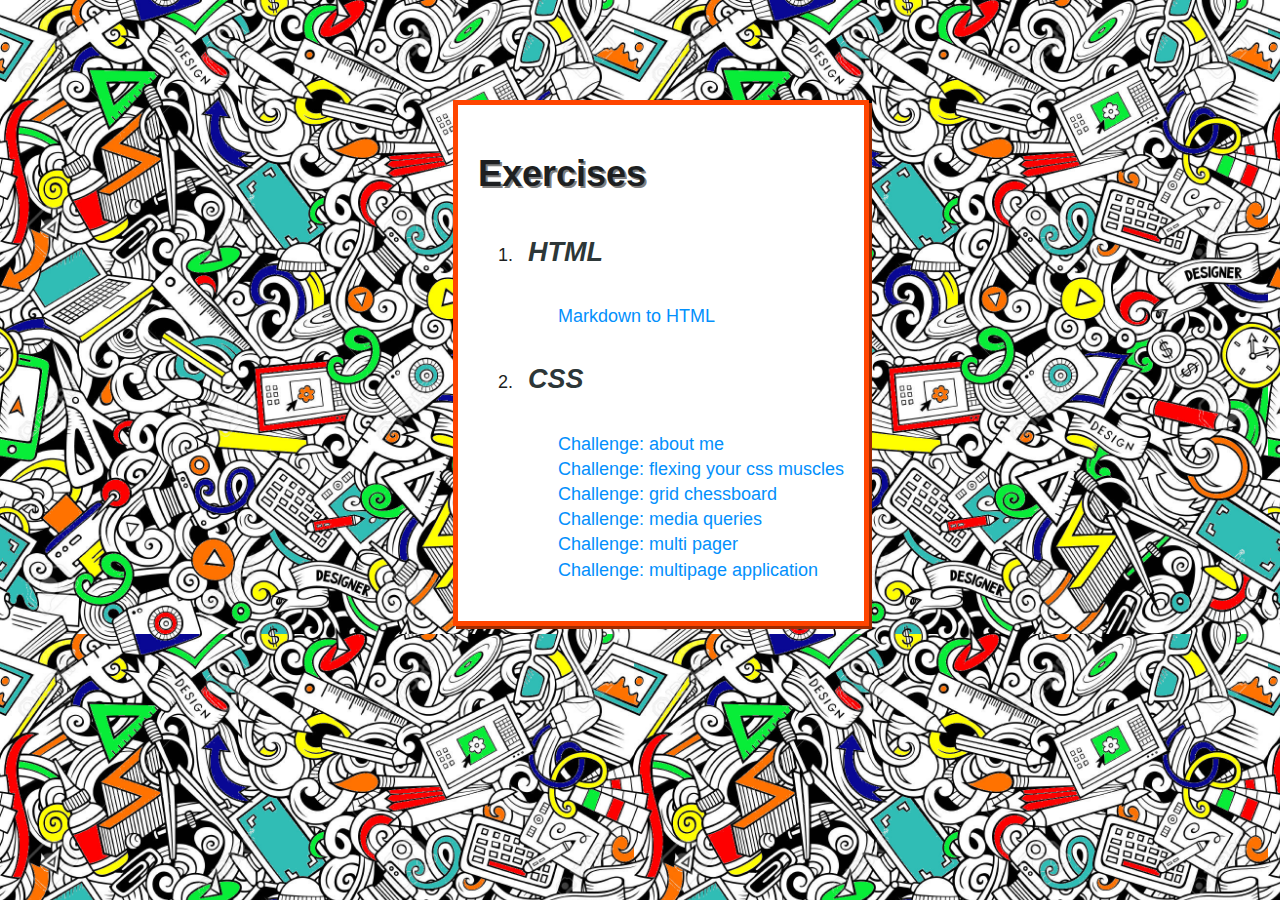
<file: Index.html>
<!DOCTYPE html>
<html lang="en">

<head>
    <link rel="stylesheet" type="text/css" href="resources/CSS/style.css">
<body>  
    <div class="exercises">
        <h1>Exercises</h1>
            <ol>
                <li><h2>HTML</h2>
                    <ul><a href="https://laurensgatz.github.io/learning-markup/Exercises/html-exercises/markdown-to-html/index.html">Markdown to HTML</a></ul></li>
                <li><h2>CSS</h2>
                    <ul><a href="https://laurensgatz.github.io/learning-markup/Exercises/css-exercises/challenge-about-me/index.html">Challenge: about me</a></ul>     
                    <ul><a href="https://laurensgatz.github.io/learning-markup/Exercises/css-exercises/challenge-flexing-your-css-muscles/index.html">Challenge: flexing your css muscles</a></ul>
                    <ul><a href="https://laurensgatz.github.io/learning-markup/Exercises/css-exercises/challenge-grid-chessboard/index.html">Challenge: grid chessboard</a></ul></li>
                    <ul><a href="https://laurensgatz.github.io/learning-markup/Exercises/css-exercises/challenge-wowwee-media-queries/index.html">Challenge: media queries</a></ul></li>
                    <ul><a href="https://laurensgatz.github.io/learning-markup/Exercises/css-exercises/challenge-multi-pager/index.html">Challenge: multi pager</a></ul></li>
                    <ul><a href="https://laurensgatz.github.io/learning-markup/Exercises/css-exercises/challenge-multipage-application/index.html">Challenge: multipage application</a></ul></li>
            </ol>
    </div>
        
</body>
</html>
</file>
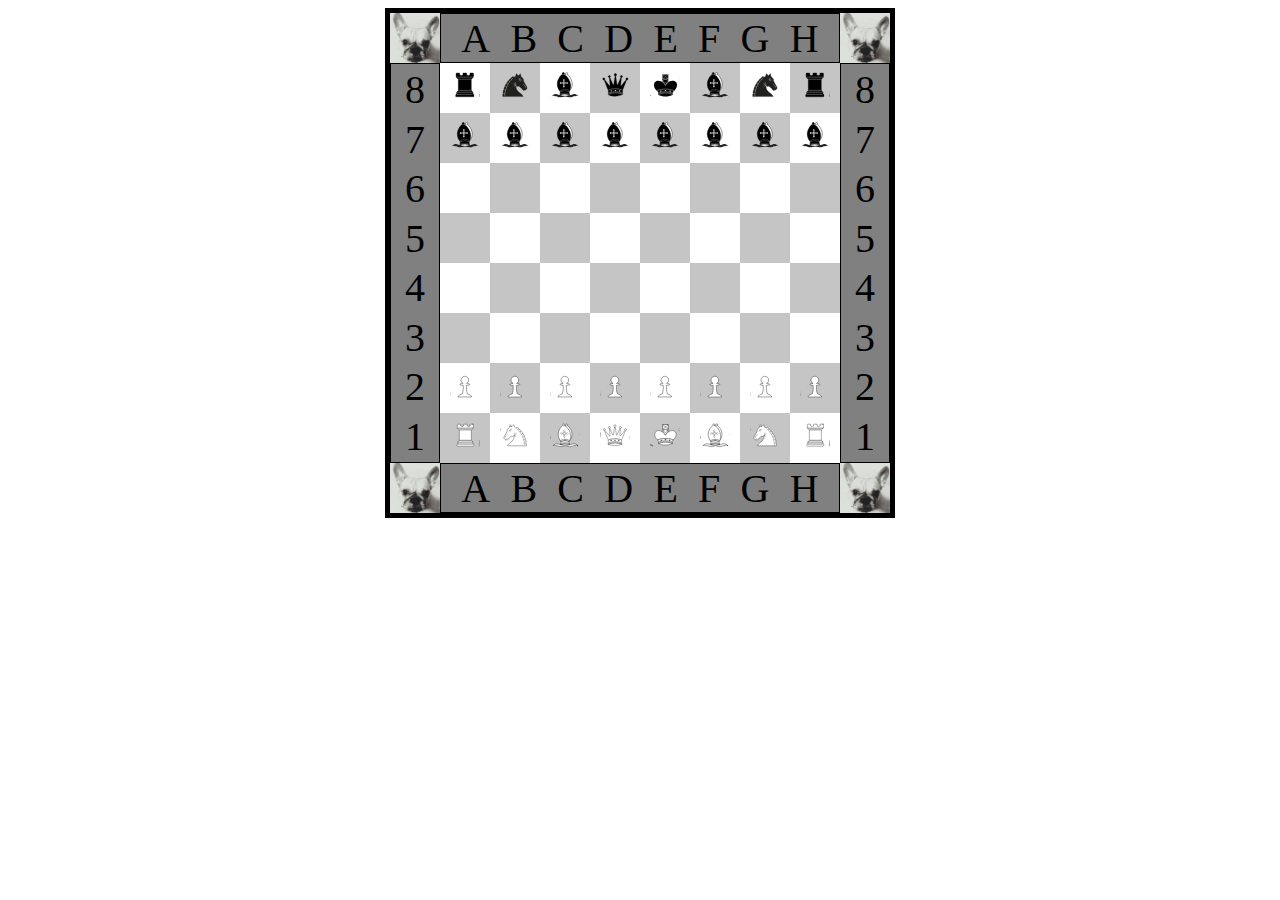
<file: Exercises/css-exercises/challenge-grid-chessboard/index.html>
<!DOCTYPE html>
<html lang="en">
<head>
        <link rel="stylesheet" type="text/css" href="resources/CSS/style.css">
        <meta charset="UTF-8">
        <meta name="viewport" content="width=device-width, initial-scale=1.0">
        <meta http-equiv="X-UA-Compatible" content="ie=edge">
        <title>grid chessboard</title>
</head>
<body>
        <div class="board">
                <div class="numbers">
                        <div>1</div>
                        <div>2</div>
                        <div>3</div>
                        <div>4</div>
                        <div>5</div>
                        <div>6</div>
                        <div>7</div>
                        <div>8</div>
                </div>

                <div class="numbers2">
                        <div>1</div>
                        <div>2</div>
                        <div>3</div>
                        <div>4</div>
                        <div>5</div>
                        <div>6</div>
                        <div>7</div>
                        <div>8</div>
                </div>
              

                <div class="letters">
                        <div>A</div>
                        <div>B</div>
                        <div>C</div>
                        <div>D</div>
                        <div>E</div>
                        <div>F</div>
                        <div>G</div>
                        <div>H</div>
                </div>

                <div class="spot"></div>
                <div class="spot2"></div>
                <div class="spot3"></div>
                <div class="spot4"></div>


                <div class="letters2">
                        <div>A</div>
                        <div>B</div>
                        <div>C</div>
                        <div>D</div>
                        <div>E</div>
                        <div>F</div>
                        <div>G</div>
                        <div>H</div>
                </div>

        <div class="boardtiles">

                <div class="board2">
            
                        <!--BLACK-->
                        <div class="rook">
                                <img src="resources/images/rook.svg" alt="rook">
                        </div>
                        <div class="rooktwo">
                                <img src="resources/images/rook.svg" alt="rook">
                        </div>
                        <div class="bishop">
                                <img src="resources/images/bishop.svg" alt="bishop">
                        </div>
                        <div class="bishoptwo">
                                <img src="resources/images/bishop.svg" alt="bishop">
                        </div>
                         <div class="bishopthree">
                                <img src="resources/images/bishop.svg" alt="bishop">
                        </div>
                        <div class="bishopfour">
                                <img src="resources/images/bishop.svg" alt="bishop">
                        </div>
                        <div class="bishopfive">
                                <img src="resources/images/bishop.svg" alt="bishop">
                        </div>
                        <div class="bishopsix">
                                <img src="resources/images/bishop.svg" alt="bishop">
                        </div>
                        <div class="bishopseven">
                                <img src="resources/images/bishop.svg" alt="bishop">
                        </div>
                        <div class="bishopeight">
                                <img src="resources/images/bishop.svg" alt="bishop">
                        </div>
                        <div class="bishopnine">
                                <img src="resources/images/bishop.svg" alt="bishop">
                        </div>
                        <div class="bishopten">
                                <img src="resources/images/bishop.svg" alt="bishop">
                        </div>
                        <div class="knight">
                                <img src="resources/images/knight.svg" alt="knight">
                        </div>
                        <div class="knighttwo">
                                <img src="resources/images/knight.svg" alt="knight">
                        </div>
                        <div class="queen">
                                <img src="resources/images/queen.svg" alt="queen">
                        </div>
                        <div class="king">
                                <img src="resources/images/king.svg" alt="king">
                        </div>
        
                        <!--WHITE-->
                        <div class="pawn2">
                                <img src="resources/images/pawn2.svg" alt="pawn2">
                        </div>
                        <div class="pawn2two">
                                <img src="resources/images/pawn2.svg" alt="pawn2">
                        </div>
                        <div class="pawn2three">
                                <img src="resources/images/pawn2.svg" alt="pawn2">
                        </div>
                        <div class="pawn2four">
                                <img src="resources/images/pawn2.svg" alt="pawn2">
                        </div>
                        <div class="pawn2five">
                                <img src="resources/images/pawn2.svg" alt="pawn2">
                        </div>
                        <div class="pawn2six">
                                <img src="resources/images/pawn2.svg" alt="pawn2">
                        </div>
                        <div class="pawn2seven">
                                <img src="resources/images/pawn2.svg" alt="pawn2">
                        </div>
                        <div class="pawn2eight">
                                <img src="resources/images/pawn2.svg" alt="pawn2">
                        </div>
                        <div class="rook2">
                                <img src="resources/images/rook2.svg" alt="rook2">
                        </div>
                        <div class="rook2two">
                                <img src="resources/images/rook2.svg" alt="rook2">
                        </div>
                        <div class="bishop2">
                                <img src="resources/images/bishop2.svg" alt="bishop2">
                        </div>
                        <div class="bishop2two">
                                <img src="resources/images/bishop2.svg" alt="bishop2">
                        </div>
                        <div class="knight2">
                                <img src="resources/images/knight2.svg" alt="knight2">
                        </div>
                        <div class="knight2two">
                                <img src="resources/images/knight2.svg" alt="knight2">
                        </div>
                        <div class="queen2">
                                <img src="resources/images/queen2.svg" alt="queen2">
                        </div>
                        <div class="king2">
                                <img src="resources/images/king2.svg" alt="king2">
                        </div>
                </div>
        </div>
        </div>

</body>
</html>
</file>
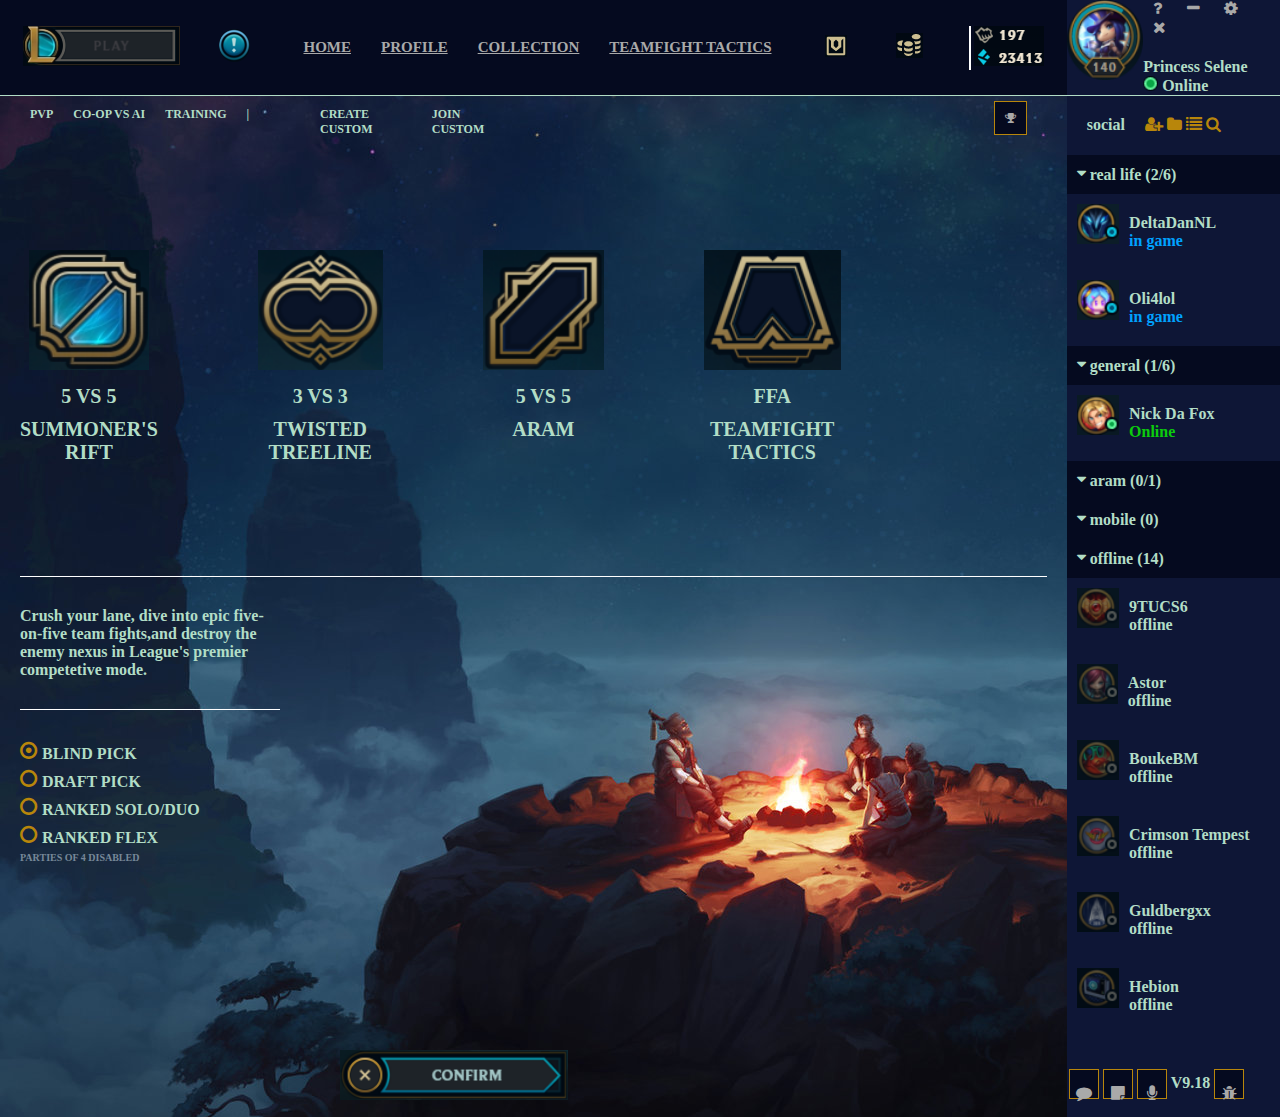
<file: Exercises/css-exercises/challenge-multi-pager/index.html>
<!DOCTYPE HTML>
<html>
    <head>
        <meta charset="utf-8">
        <meta name="viewport" content="width=device-width, initial-scale=1">
        <meta name="author" content="Laurens">
        <link rel="stylesheet" href="Resources/output.css">
        <title>Multipager | Game</title>
    </head>
    <body class="gamebody">

    <div class="layout">
        <header class="header">
            <!--navbar-top-->
            <div class="navbar-top">
                <div class="play-img"><img class="play" src="Resources/game/res/images/play.png" alt="play"></div>
                <div class="!"><img  class="!" src="Resources/game/res/images/!blue.png" alt="!"></div>
                <div class="nav-top">
                    <ul class="nav-top-list">
                        <li><a href="index.html">HOME</a></li>
                        <li><a href="">PROFILE</a></li>
                        <li><a href="nick.html">COLLECTION</a></li>
                        <li><a href="">TEAMFIGHT TACTICS</a></li>
                    </ul>
                </div>
                <div class="navtop-logo"><img src="Resources/game/res/images/navtoplogo.png" alt="logo"></div>
                <div class="navtop-logo2"><a href="store.html"><img src="Resources/game/res/images/navtoplogo2.png" alt="logo2"></a></div>
                <div class="navtop-logo3"><img src="Resources/game/res/images/navtoplogo3.png" alt="logo3"></div>
                
            </div>
        </header>        
            
            
        <!--navbar right-->
        <div class="navbar-right">
            <!--selene-->
            <div class="selene">
                <img class="avatar" src="Resources/game/res/images/selene.png" alt="avatar">
                <div class="avatar-content">
                    <div class="avatar icons">
                        <a><i class="icon icon-question"></i></a>
                        <a><i class="icon icon-minus"></i></a>
                        <a><i class="icon icon-cog"></i></a>
                        <a><i class="icon icon-close"></i></a>
                    </div>
                    <div>Princess Selene</div>
                    <div class="online"><img class="greendot" src="Resources/game/res/images/greendot.png" alt="green dot"> Online</div>
                </div>
            </div>
           <!--navbar right middle-->
            <div class="navbar-right-middle">
                <div class="social">
                    <div>social</div>
                    <div class="social-icons">
                        <i class="icon icon-user-plus"></i>
                        <i class="icon icon-folder"></i>
                        <i class="icon icon-list"></i>
                        <i class="icon icon-search"></i>
                    </div>
                </div>
                <div class="dropdown">
                    <i class="icon icon-caret-down"></i>
                    real life (2/6)
                </div>
                <div class="delta">
                    <img src="Resources/game/res/images/deltadan.png" alt="avatar DeltaDanNL">
                    <div>DeltaDanNL<br/><span class="in-game">in game</span></div>
                </div>
                <div class="oli">
                    <img src="Resources/game/res/images/oli.png" alt="avatar Oli4lol">
                    <div>Oli4lol<br/><span class="in-game">in game</span></div>
                </div>
                <div class="dropdown">
                    <i class="icon icon-caret-down"></i>
                    general (1/6)
                </div>
                <div class="nick">
                    <img src="Resources/game/res/images/nick.png" alt="avatar Nick Da Fox">
                    <div>Nick Da Fox<br/><span class="online">Online</span></div>
                </div>
                <div class="dropdown">
                    <i class="icon icon-caret-down"></i>
                    aram (0/1)
                </div>
                <div class="dropdown">
                    <i class="icon icon-caret-down"></i>
                    mobile (0)
                </div>
                <div class="dropdown">
                    <i class="icon icon-caret-down"></i>
                    offline (14)
                </div>
                <div class="tucs">
                    <img src="Resources/game/res/images/tucs.png" alt="avatar 9TUCS6">
                    <div>9TUCS6<br/>offline</div>
                </div>
                <div class="astor">
                    <img src="Resources/game/res/images/astor.png" alt="avatar Astor">
                    <div>Astor<br/>offline</div>
                </div>
                <div class="bouke">
                    <img src="Resources/game/res/images/bouke.png" alt="avatar BoukeBM">
                    <div>BoukeBM<br/>offline</div>
                </div>
                <div class="crimson">
                    <img src="Resources/game/res/images/crimson.png" alt="avatar Crimson Tempest">
                    <div>Crimson Tempest<br/>offline</div>
                </div>
                <div class="guld">
                    <img src="Resources/game/res/images/guldberg.png" alt="avatar Guldbergxx">
                    <div>Guldbergxx<br/>offline</div>
                </div>
                <div class="hebion">
                    <img src="Resources/game/res/images/hebion.png" alt="avatar Hebion">
                    <div>Hebion<br/>offline</div>
                </div>
            </div>

            <!--navbar right bottom-->
            <div class="navbar-right-bottom">
                <div class="bottom-icon">
                    <a><i class="icon icon-comment"></i></a>
                </div>
                <div class="bottom-icon">
                     <a><i class="icon icon-sticky-note"></i></a>
                </div>
                <div class="bottom-icon">
                    <a><i class="icon icon-microphone"></i></a>
                </div>
                <div>V9.18</div>
                <div class="bottom-icon">
                    <a><i class="icon icon-bug"></i></a>
                </div>
            </div>
        </div>

        
        <!--content-top-->
        <div class="content-top">
            <div class="pvp">
                <div>pvp</div>
                <div>co-op vs ai</div>
                <div>training</div>
                <div>|</div>
            </div>

            <div class="create-custom">
                <div>create custom</div>
                <div>join custom</div>
                <div class="trophy-icon">
                        <a><i class="icon icon-trophy"></i></a>
                </div>
            </div>
            
            <div class="maps">
                <div class="summoners-rift">
                    <img src="Resources/game/res/images/summonersrift.png" alt="Summoners rift">
                    <div class="vs">5 vs 5</div>
                    <div>SUMMONER'S<br/>RIFT</div>
                </div>
                 <div class="twisted-treeline">
                    <img src="Resources/game/res/images/twistedtreeline.png" alt="Twisted treeline">
                    <div class="vs">3 vs 3</div>
                    <div>TWISTED<br/>TREELINE</div>
                </div>
                <div class="aram">
                    <img src="Resources/game/res/images/aram.png" alt="Aram">
                    <div class="vs">5 vs 5</div>
                    <div>ARAM</div>
                </div>
                <div class="teamfight-tactics">
                    <img src="Resources/game/res/images/teamfighttactics.png" alt="Teamfight tactics">
                    <div class="vs">FFA</div>
                    <div>Teamfight<br/>Tactics</div>
                </div>
            </div>
            
        </div>

        <!--content-bottom-->
        <div class="content-bottom">
            <div class="crush">Crush your lane, dive into epic five-<br/>on-five team fights,and destroy the<br/>enemy nexus in League's premier<br/>competetive mode.</div>
            <div class="blind">
                <ul>
                    <li><i class="icon icon-dot-circle-o"></i>blind pick</li>
                    <li><i class="icon icon-circle-o"></i>draft pick</li>
                    <li><i class="icon icon-circle-o"></i>ranked solo/duo</li>
                    <li><i class="icon icon-circle-o"></i>ranked flex<br/><span>parties of 4 disabled</span></li>
                </ul>
            </div>
            <div class="confirm"><img src="Resources/game/res/images/confirm.png" alt="confirm button"></div>
        </div>
            
    </div>
    </body>
</html>
</file>
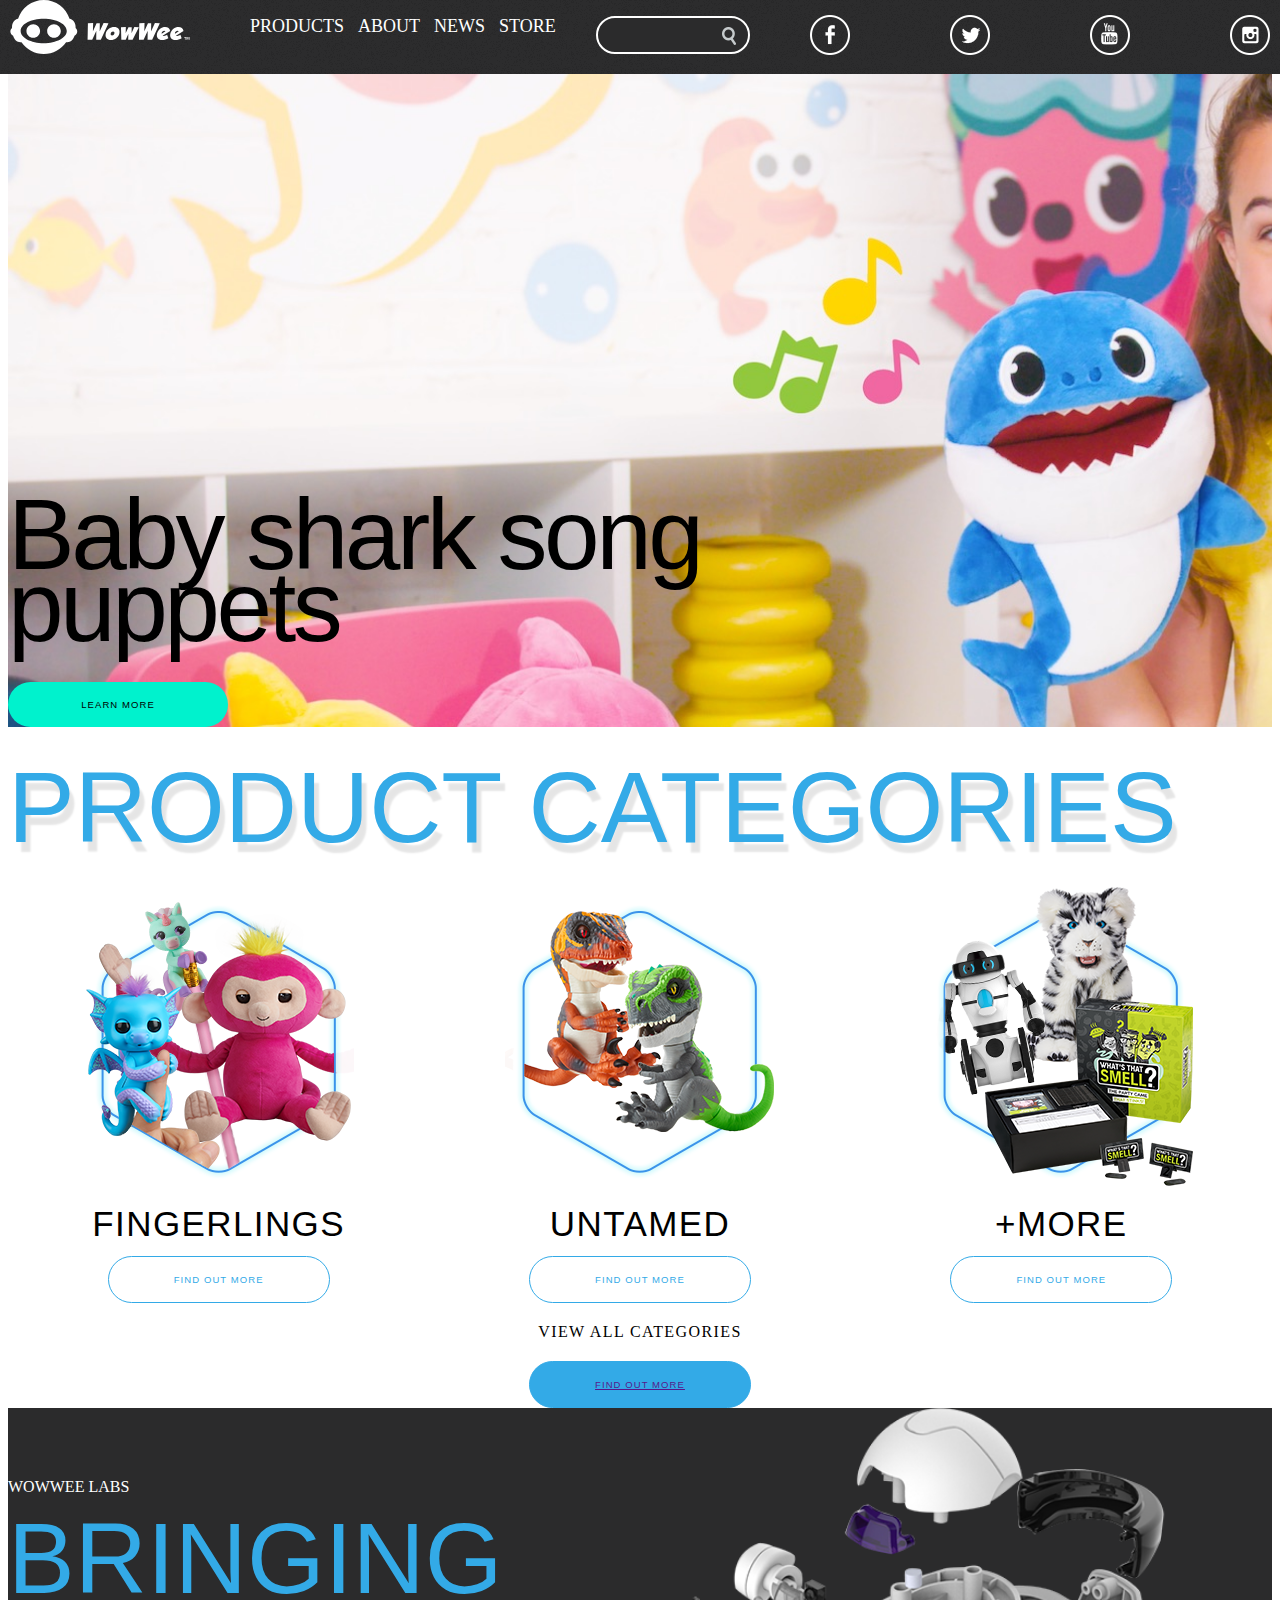
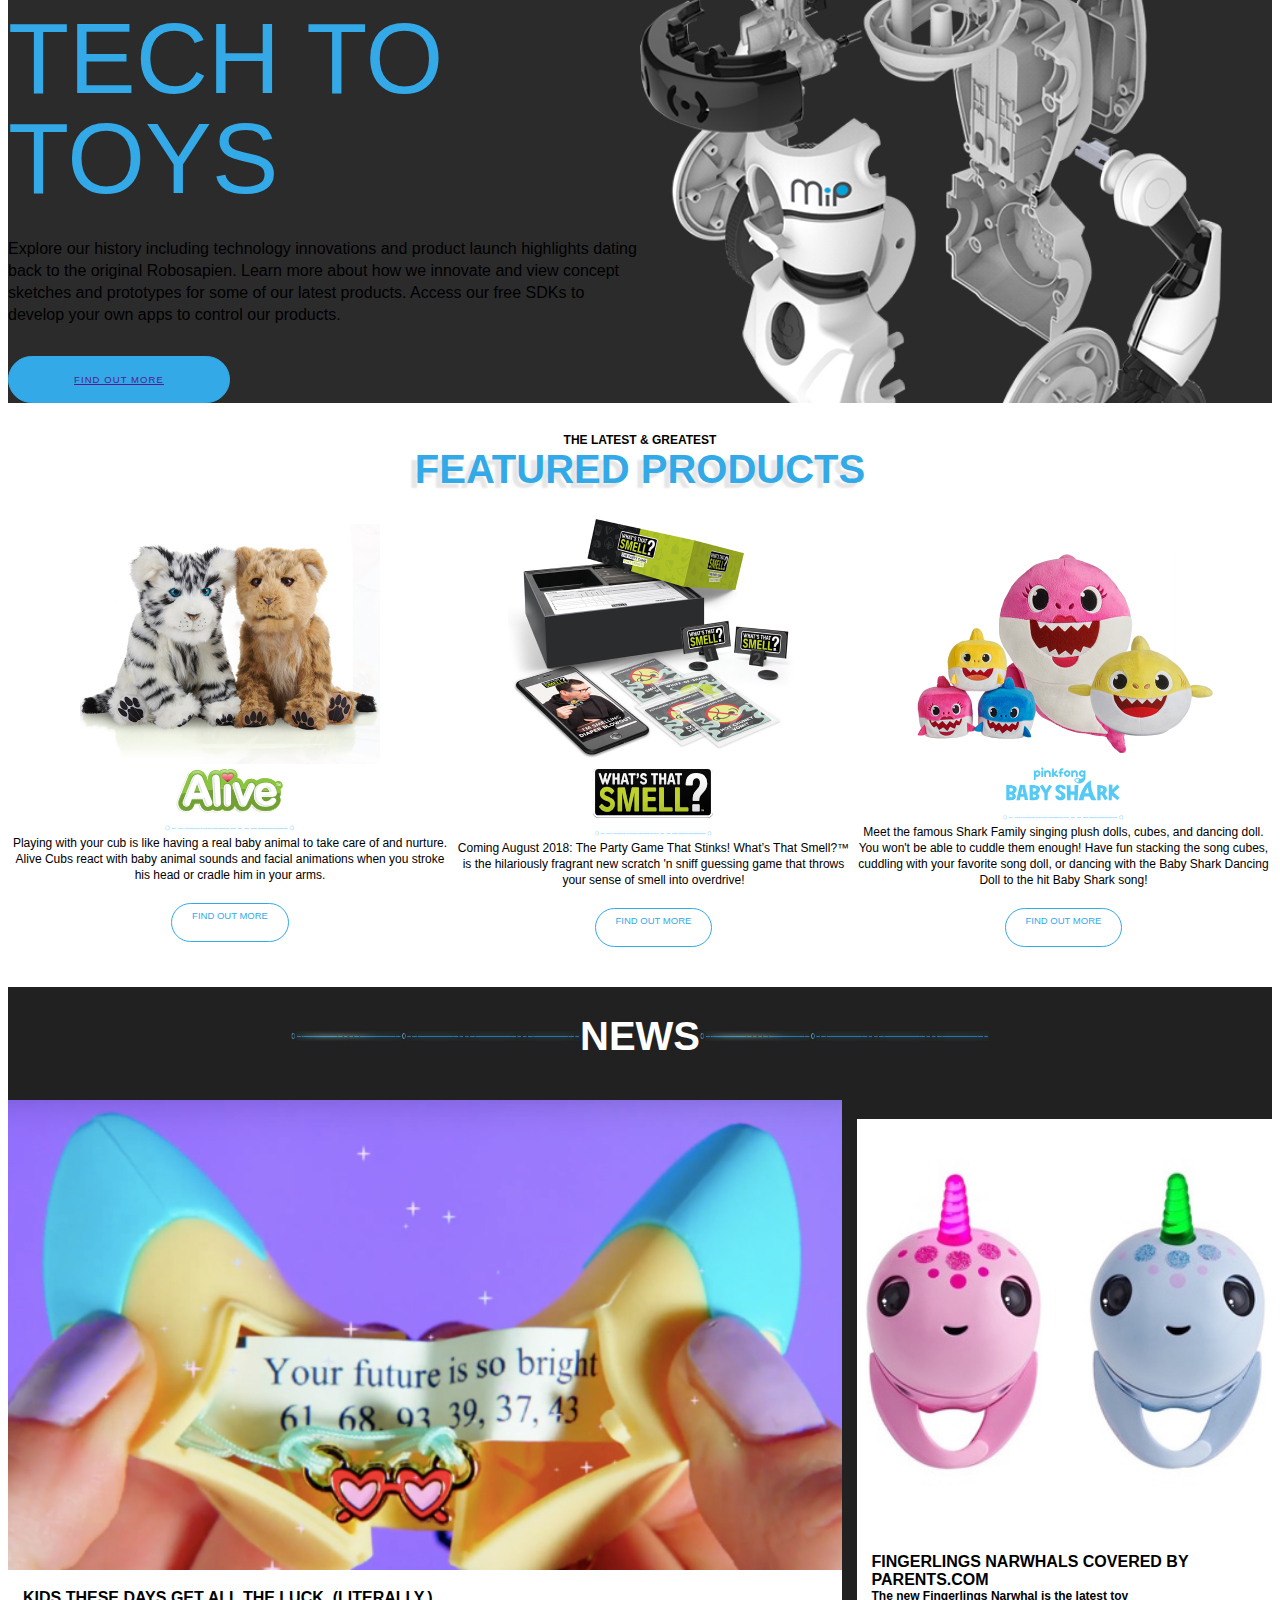
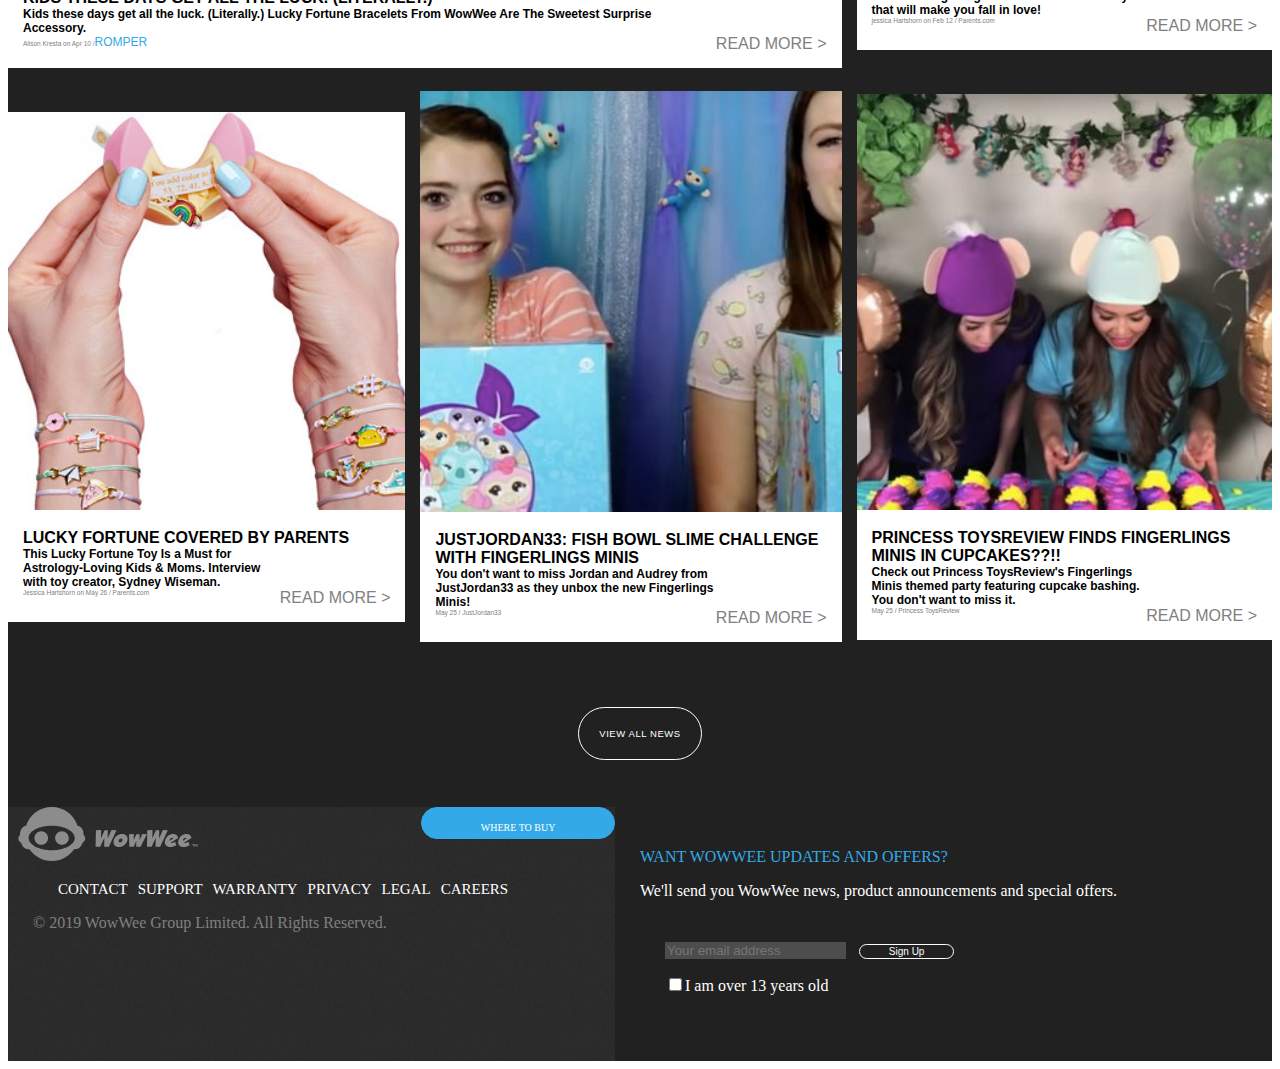
<file: Exercises/css-exercises/challenge-wowwee-media-queries/index.html>
<!DOCTYPE html>
<html lang="en" dir="ltr">
<meta name="viewport" content="width=device-width, initial-scale=1.0">
<head> 
    <meta charset="utf-8">
    <title></title>

    <style media="screen"> 
           /*Mansur*/

@media only screen and (min-width: 0px) {   
    #navbar {
  display: flex;
  flex-direction: column;
  background-image: url(images/bg.page_head.gif);
  width: 100%;
  background-color: black;
  transition: 0.4s;
  position: fixed;
  top: 0;
  z-index: 100;
  margin-top: 0;
  left: 0;
  font-size: 100%;
}

.logos{
  width: 100%;
  display: flex;
  align-items: center;
  height: 40px;
  width: 40px;
}

#navbar li {
  border: #4d4d4d;
  border-top: 1px solid;
  text-align: left;
  text-transform: uppercase;
  top: 0;
  font-size: 18px;
  color: white;
  text-decoration: none;

  
}

#navbar li:hover {
  
  color: #33aae7;
  transition: 0.5s;
}
.logostyle{
    width: 200px;
    height: 54px;
    transition: 0.4s;
}
.topnav ul{

  list-style: none;
  top: 0;
  width: 100%;
}
.searchbar{
    background: url(images/icon.search.gray.png) no-repeat right 12px top 9px #2b2b2c;
    border: 2px solid #fff;
    border-radius: 40px;
    color: #fff;
    font-size: 10px;
    text-indent: 10px;
    z-index: 100;
    width: 80%;
    height: 34px;
}
.spacemargin{
  margin: 0px 0px 0px 50px;
}
#footbar {
  
  background-image: url(images/bg.page_head.gif);
  width:100%;
  background-color: black;
  transition: 0.4s;
  z-index: 1000;
  font-size: 100%;
}

#footbar li {
  border: #4d4d4d;
  border-top: 1px solid;
  text-align: left;
  text-transform: uppercase;
  top: 0;
  font-size: 18px;
  color: white;
  text-decoration: none;
  margin-top: 0;
  padding: 0;  
}

#footbar li:hover {

  color: #33aae7;
  transition: 0.5s;
}



.logostylegray{
    width: 200px;
    height: 54px;
    transition: 0.4s;
    
}
.foot ul{
  list-style: none;
  top: 0;
}

.copyrights{
  padding: 0 25px 25px;
  color: gray;
}
.wantww{
  color: #33aae7;
  text-transform: uppercase;
}
.sendyou{
  color: #fff;
}
.signin{
  width: 100%;
  background: #212121;
  padding: 25px;
}
.years{
  color: #fff;
}
.signup{
  border: 1px solid #fff;
  color: #fff;
  width: 31.33333%;
  margin-left: 0;
  margin-right: 3%;
  margin-right: 0;
  border-radius: 45px;
  background: #212121;
}
.email{
    margin-left: 0;
    margin-right: 3%;
    background: #4d4d4d;
    border: 0;
    color: #fff;
}
.shape{
    border: 1px solid #33aae7;
    background: #33aae7;
    width: 25%;
    height: 30px;
    letter-spacing: .57px;
    line-height: 36px;
    max-width: 180px;
    outline: none;
    padding: 0 20px;
   float: right;
    border-radius: 45px;
    text-align: center;
}
.textstyling{
  font-size: 10px;
  color: #fff;
  text-decoration: none;
  text-transform: uppercase;
}
           }
           @media only screen and (min-width: 768px) {
  #navbar {
  display: flex;
  flex-direction: row;
  background-image: url(images/bg.page_head.gif);
  width:100%;
  max-height: 140px;
  background-color: black;
  transition: 0.4s;
  position: fixed;
  top: 0;
  z-index: 1000;
  margin-top: 0;
  left: 0;
  font-size: 100%;
}

.logos{
  opacity: 0;
}

#navbar li {
  margin: 0 0 0 15px;
  text-transform: uppercase;
  top: 0;
  font-size: 18px;
  color: white;
  text-decoration: none;
  margin-top: 0;
  border: 0;
  padding: 0;  
}

#navbar li:hover {

  color: #33aae7;
  transition: 0.5s;
}

  #navbar li {
    display: inline;
  }


.logostyle{
    width: 200px;
    height: 54px;
    transition: 0.4s;
    
}
.topnav ul{
  top: 0;
  width: 100%;
}
.searchbar{
  margin: 0 0 20px 0;
    height: 34px;
    width: 150px;
    background: url(images/icon.search.gray.png) no-repeat right 12px top 9px #2b2b2c;
    border: 2px solid #fff;
    border-radius: 40px;
    color: #fff;
    font-size: 10px;
    text-indent: 10px;
    z-index: 100;
    float: right;
}
footer{
  display: flex;
  width: 100%;
  
}
    #footbar {
  float: left;
  right: 0;
  background-image: url(images/bg.page_head.gif);
  width:50%;
  background-color: black;
  transition: 0.4s;
  z-index: 1000;
  
}



#footbar li {
  margin: 0 0 0 10px;
  text-transform: uppercase;
  top: 0;
  font-size: 15px;
  color: white;
  margin-top: 0;
  border: 0;
  padding: 0;  
}

#footbar li:hover {

  color: #33aae7;
  transition: 0.5s;
}



.logostylegray{
    width: 200px;
    height: 54px;
    transition: 0.4s;
    
}
.foot ul{
  display: flex;
  flex-wrap: wrap;
  list-style: none;
  top: 0;
  width: 80%;
}

.copyrights{
  padding: 0 25px 25px;
  color: gray;
}
.wantww{
  color: #33aae7;
  text-transform: uppercase;
}
.sendyou{
  color: #fff;
}
.signin{
  
  background: #212121;
  width: 50%;

}
.years{
  color: #fff;
}
.signup{
  font-size: 10px;
  border: 1px solid #fff;
  color: #fff;
  width: 31.33333%;
  margin-left: 0;
  margin-right: 3%;
  margin-right: 0;
  border-radius: 45px;
  background: #212121;
}
.email{
    margin-left: 0;
    margin-right: 3%;
    background: #4d4d4d;
    border: 0;
    color: #fff;
}
.shape{
    
    border: 1px solid #33aae7;
    background: #33aae7;
    letter-spacing:0;
    line-height: 36px;
    outline: none;
    float: right;
    border-radius: 45px;
    text-align: center;
}
.textstyling{
  font-size: 10px;
  color: #fff;
  text-decoration: none;
  text-transform: uppercase;
}
hr{
  opacity: 0;
}

          }
           @media only screen and (min-width: 1200px) {
            #navbar {
  display: flex;
  flex-direction: row;
  background-image: url(images/bg.page_head.gif);
  width:100%;
  max-height: 140px;
  background-color: black;
  transition: 0.4s;
  position: fixed;
  top: 0;
  z-index: 1000;
  margin-top: 0;
  left: 0;
  font-size: 100%;
}
.spacemargin{
  width: 40px;
  height: 40px;
  margin: 0px 0px 0px 100px;

}
.logos{ 
  margin: 15px 0 0 0;
  opacity: 1;
}
.spacemargin:hover{
  background-color: #33aae7;
  border-radius: 50%;

}


#navbar li {
  margin: 0 0 0 10px;
  text-transform: uppercase;
  top: 0;
  font-size: 18px;
  color: white;
  text-decoration: none;
  margin-top: 0;
  border: 0;
  padding: 0;  
}

#navbar li:hover {

  color: #33aae7;
  transition: 0.5s;
}

  #navbar li {
    display: inline;
  }


.logostyle{
    width: 200px;
    height: 54px;
    transition: 0.4s;
    
}
.topnav ul{
  top: 0;
  width: 100%;
}
.searchbar{
    height: 34px;
    width: 150px;
    background: url(images/icon.search.gray.png) no-repeat right 12px top 9px #2b2b2c;
    border: 2px solid #fff;
    border-radius: 40px;
    color: #fff;
    font-size: 10px;
    text-indent: 10px;
    z-index: 100;
    margin: 0 0 20px 0;
    
}
 
           }


            /*Kris*/
            @media only screen and (min-width: 0px) { 
              .grid1container {
        display: grid;
        justify-content: left;
        align-items: center;
        flex-direction: column;
        background-image: url(images/girl-with-toy.png);
        padding-top: 290px;
        padding-right:290px;
        background-size: cover;        
        }
             }
             @media only screen and (min-width: 768px){
        .grid1container {
        display: grid;
        justify-content: left;
        align-items: center;
        flex-direction: column;
        background-image: url(images/ugly.jpg);
        padding-top: 290px;
        padding-right: 290px;
        background-size: cover;
        }
        }        
        .grid1_sec1 {
        padding-top: 200px;
        color: #000;
        font: 400 6.25rem/4.5rem "BlenderProBold","Helvetica Neue","Helvetica",Arial,sans-serif;
        letter-spacing: -3.5px;        
        padding-bottom: 40px;            
        }
        .grid1_sec2 {         
        min-width: 180px;
        height: 45px;
        letter-spacing: 1.08px;
        line-height: 45px;
        font: 400 0.59375rem/1.5rem "RefrigeratorDeluxeBold","Helvetica Neue","Helvetica",Arial,sans-serif;
        text-transform: uppercase;
        border-radius: 45px;
        padding-right: 20px;
        padding-left: 20px;
        background-color: #00f2cd;
        border-radius: 45px;
        justify-self: left;
        }
        
        .grid2container {
        display: grid;
        grid-template-columns: auto auto auto;
        grid-template-rows: auto auto auto auto auto auto;
        background-color: white;
        }
        
        
        
        .grid2_sec1 {
        font: 400 6.25rem/6.25rem "BlenderProBold","Helvetica Neue","Helvetica",Arial,sans-serif;
        color: #33aae7;
        position: relative;
        text-transform: uppercase;
        letter-spacing: -3,5px;
        text-shadow: 5px 10px 2px rgba(0, 0, 0, .1);
        grid-row-start: 1;
        grid-row-end: 2;
        grid-column-start: 1;
        grid-column-end: 4;
        padding-top: 30px;
        }
        .grid2_sec2 {
        grid-row-start: 2;
        grid-row-end: 3;
        grid-column-start: 1;
        grid-column-end: 2;
        box-sizing: border-box;
        justify-self: center;
        }        
        .grid2_sec3 {
        grid-row-start: 2;
        grid-row-end: 3;
        grid-column-start: 2;
        grid-column-end: 3;
        box-sizing: border-box;
        justify-self: center;
        }
        .grid2_sec4 {
        grid-row-start: 2;
        grid-row-end: 3;
        grid-column-start: 3;
        grid-column-end: 4;
        box-sizing: border-box;
        justify-self: center;
        }
        .grid2_sec5 {
        font: 400 2.1875rem/1.5625rem "RefrigeratorDeluxeBold","Helvetica Neue","Helvetica",Arial,sans-serif;
        letter-spacing: 1.4px;
        margin: 20px 0;
        text-transform: uppercase;
        text-align: center;
        grid-row-start: 3;
        grid-row-end: 4;
        grid-column-start: 1;
        grid-column-end: 2;
        justify-self: center;
        }
        .grid2_sec6 {
        font: 400 2.1875rem/1.5625rem "RefrigeratorDeluxeBold","Helvetica Neue","Helvetica",Arial,sans-serif;
        letter-spacing: 1.4px;
        margin: 20px 0;
        text-transform: uppercase;
        text-align: center;
        grid-row-start: 3;
        grid-row-end: 4;
        grid-column-start: 2;
        grid-column-end: 3;
        justify-self: center;
        }
        .grid2_sec7 {
        font: 400 2.1875rem/1.5625rem "RefrigeratorDeluxeBold","Helvetica Neue","Helvetica",Arial,sans-serif;
        letter-spacing: 1.4px;
        margin: 20px 0;
        text-transform: uppercase;
        text-align: center;
        grid-row-start: 3;
        grid-row-end: 4;
        grid-column-start: 3;
        grid-column-end: 4;
        justify-self: center;
        }
        .grid2_sec8 {
        grid-row-start: 4;
        grid-row-end: 5;
        grid-column-start: 1;
        grid-column-end: 2;
        justify-self: center;
        } 
        .grid2_sec9 {
        grid-row-start: 4;
        grid-row-end: 5;
        grid-column-start: 2;
        grid-column-end: 3;
        justify-self: center;
        }
        .grid2_sec10 {
        grid-row-start: 4;
        grid-row-end: 5;
        grid-column-start: 3;
        grid-column-end: 4;
        justify-self: center;
        }
        .grid2_sec11 {
        font: 400 "RefrigeratorDeluxeBold","Helvetica Neue","Helvetica",Arial,sans-serif;
        letter-spacing: 1.4px;
        margin: 20px 0;
        text-transform: uppercase;
        text-align: center;
        grid-row-start: 5;
        grid-row-end: 6;
        grid-column-start: 1;
        grid-column-end: 4;
        justify-self: center;
        }
        .grid2_sec12 {
        grid-row-start: 6;
        grid-row-end: 7;
        grid-column-start: 2;
        grid-column-end: 3;
        justify-self: center;
        }        
        .grid3container {
        display: grid;
        grid-template-columns: 50% auto;
        grid-template-rows: 100px auto auto auto;
        margin: 0 auto;
        max-width: 1400px;
        background-image: url("");
        background-color: #2b2b2c;
        overflow: hidden;       
        }
        .grid3_sec1 {
        grid-row-start: 1;
        grid-row-end: 2;
        grid-column-start: 1;
        grid-column-end: 2;
        color: #fff;
        text-transform: uppercase;
        padding-top: 70px;
        align-self: bottom;
        }
        .grid3_sec2 {        
        grid-row-start: 2;
        grid-row-end: 3;
        grid-column-start: 1;
        grid-column-end: 2;
        font: 400 6.25rem/6.25rem "BlenderProBold","Helvetica Neue","Helvetica",Arial,sans-serif;
        color: #33aae7;
        text-transform: uppercase;
        }
        .grid3_sec3 {
        grid-row-start: 3;
        grid-row-end: 4;
        grid-column-start: 1;
        grid-column-end: 2;
        padding: 30px 0;
        font: 400 1rem/1.375rem "MontserratRegular","Helvetica Neue","Helvetica",Arial,sans-serif;
        }
        .grid3_sec4 {
          grid-row-start: 4;
          grid-row-end: 5;
          grid-column-start: 1;
          grid-column-end: 2;                    
        }
        .findout_button {
        max-width: none;
        min-width: 180px;
        display: inline-block;
        border: 1px solid #33aae7;
        color: #33aae7;
        background: 0 0;
        font-size: 18px;
        height: 45px;
        letter-spacing: 1.08px;
        line-height: 45px;
        border-radius: 45px;
        font: 400 0.59375rem/1.5rem "RefrigeratorDeluxeBold","Helvetica Neue","Helvetica",Arial,sans-serif;
        padding: 0 20px;
        text-align: center;
        text-decoration: none;
        text-transform: uppercase;
        }
        .blue_button {        
        font-size: 18px;
        width: 180px;
        height: 45px;
        letter-spacing: 1.08px;        
        line-height: 45px;
        border-radius: 45px;
        font: 400 0.59375rem/1.5rem "RefrigeratorDeluxeBold","Helvetica Neue","Helvetica",Arial,sans-serif;
        padding: 0 20px;
        text-align: center;
        text-decoration: none;
        text-transform: uppercase;
        border: 1px solid #33aae7;
        background: #33aae7;
        color: #fff;
        transition: background 200ms, border 200ms, color 200ms;        
        }
        .blue_button:hover {
          background: #fff;
          color: #33aae7;
        }
        .grid3container img {
        grid-column-start: 2;
        grid-column-end: 3;   
        grid-row-start: 1;
        grid-row-end: 4;
        align-self: center;
        }
        .button_aesthetic {
        max-width: 180px;
        display: grid;
        align-content: center;
        justify-content: center;
        }
    /*Laurens*/

        

        
        
    /*small (min-width 0px)*/

    @media only screen and (min-width: 0px) {
    /*featured products*/
        
        img {
          width: 100%;
          height: auto;
        } 
        
        .fp-heading {
          width: 100%;
          text-align: center;
        } 
        
        .fp-container {
          display: flex;
          flex-direction: column;
          width: 100%;
          text-align: center;
          justify-content: space-evenly;
          align-items: center; 
        }
        
        .fp-container > img {
          margin: 0 auto;
        }
        
        .fp-heading h3 {
          font-family: "RefrigeratorDeluxe","Helvetica Neue","Helvetica",Verdana, Geneva, Tahoma, sans-serif;
          font-size: 12px;
          margin-top: 30px;
          margin-bottom: 0px;
        }

        .fp-heading h1 {
          color: #33aae7;
          font-size: 40px;
          margin-top: 0;
          text-shadow: -6px 5px 2px rgba(0,0,0,.1);
          position: relative;
          text-transform: uppercase;
          letter-spacing: -3,5px;
          padding-top: 0px;
          font-family: "BlenderProBold","Helvetica Neue","Helvetica",Verdana, Geneva, Tahoma, sans-serif;

        }

        .fp-split {
          width: 30%;
          margin-left: auto;
          margin-right: auto;
        }

        .fp-image {
          max-width: 300px;
          width: 100%;
          margin-left: auto;
          margin-right: auto;
        }

        .fp-logo {
          max-width: 120px;
          width: 100%;
          margin-left: auto;
          margin-right: auto;
        }

        .fp-text {
          font: 400 0.75rem/1rem "MontserratRegular","Helvetica Neue","Helvetica",Arial,sans-serif;
        }
                
        .fp-button {
          border-radius: 45px;
          border: 1px solid #33aae7;
          color: #33aae7;
          line-height: 36px;
          max-width: 160px;
          padding: 0 20px;
          margin: 0 auto;
          text-transform: uppercase;
          font: 400 0.59375rem/1.5rem "RefrigeratorDeluxeBold","Helvetica Neue","Helvetica",Arial,sans-serif;
          text-align: center;
          display: inline-block;
          margin: 20px; 
        }

        .fp-button > a {
          text-decoration: none;
          color: #33aae7;
        }
        
        .fp-button:hover {
          color: white;
          background-color: #33aae7;
          text-decoration: none;
        }

    /*news*/
        
        .news h1 {
          color: white;
          font-size: 40px;
        }

        .news p {
          overflow-wrap: break-word;
        }

        .news {
          text-align: center;
          font-family: sans-serif;
          background-color: #212121;
          display: grid;
          grid-template-columns: auto auto;
          grid-template-rows: auto auto auto auto auto;
          grid-gap: 15px;
          margin-top: 20px;
          width: 100%;
        }

        .news-top {
          grid-column: 1/3;
          grid-row: 1/2;
          display: flex;
          flex-wrap: wrap;
          justify-content: space-evenly;
          align-items: center;
        }
        
        .top-image {
          width: 289px;
          height: 10px;
        }

        .news-1 {
          grid-column: 1/3;
          grid-row: 2/3; 
          margin-left: 44px;
          margin-right: 44px;
          background-color: white;
        }

        .news-1-text {
          display: grid;
          grid-template-columns: auto auto;
          grid-template-rows: auto auto auto;
          padding: 15px;
        }

        .news-1-text-1 {
          grid-column: 1/3;
          grid-row: 1/2;
          font-style: "RefrigeratorDeluxe","Helvetica Neue","Helvetica",Arial,sans-serif;
          text-transform: uppercase;
          font-size: 16px;
          text-align: left;
          font-weight: bold;

        }

        .news-1-text-2 {
          grid-column: 1/2;
          grid-row: 2/3;
          font-style: "MontserratRegular","Helvetica Neue","Helvetica",Arial,sans-serif;
          font-size: 12px;
          text-align: left;
          font-weight: bold;
        }

        .news-1-text-3 {
          grid-column: 1/2;
          grid-row: 3/4;
          font-style: "MontserratRegular","Helvetica Neue","Helvetica",Arial,sans-serif;
          font-size: 6.5px;
          color: grey;
          text-align: left;
        }

        .news-1-text-3 > span {
          text-transform: uppercase;
          color: #33aae7;
          font-size: 12px;
        }

        .news-1-text-4 {
          grid-column: 2/3;
          grid-row: 3/4;
          color: grey;
        }

        .news-1-text-4 > a {
          text-decoration: none;
          color: grey;
        }

        .news-2 {
          grid-column: 1/2;
          grid-row: 3/4; 
          margin-left: 44px;
          background-color: white;
        }

        .news-2-text {
          display: grid;
          grid-template-columns: auto auto;
          grid-template-rows: auto auto auto;
          padding: 15px;
        }

        .news-2-text-1 {
          grid-column: 1/3;
          grid-row: 1/2;
          font-style: "RefrigeratorDeluxe","Helvetica Neue","Helvetica",Arial,sans-serif;
          text-transform: uppercase;
          font-size: 16px;
          text-align: left;
          font-weight: bold;

        }

        .news-2-text-2 {
          grid-column: 1/2;
          grid-row: 2/3;
          font-style: "MontserratRegular","Helvetica Neue","Helvetica",Arial,sans-serif;
          font-size: 12px;
          text-align: left;
          font-weight: bold;
          visibility: hidden;
        }

        .news-2-text-3 {
          grid-column: 1/2;
          grid-row: 3/4;
          font-style: "MontserratRegular","Helvetica Neue","Helvetica",Arial,sans-serif;
          font-size: 6.5px;
          color: grey;
          text-align: left;
          visibility: hidden;
        }

        .news-2-text-3 > span {
          text-transform: uppercase;
          color: #33aae7;
          font-size: 12px;
        }

        .news-2-text-4 {
          grid-column: 2/3;
          grid-row: 3/4;
          color: grey;
          visibility: hidden;
        }

        .news-2-text-4 > a {
          text-decoration: none;
          color: grey;
        }

        .news-3 {
          grid-column: 2/3;
          grid-row: 3/4;
          margin-right: 44px;
          background-color: white;
        }

        .news-3-text {
          display: grid;
          grid-template-columns: auto auto;
          grid-template-rows: auto auto auto;
          padding: 15px;
        }

        .news-3-text-1 {
          grid-column: 1/3;
          grid-row: 1/2;
          font-style: "RefrigeratorDeluxe","Helvetica Neue","Helvetica",Arial,sans-serif;
          text-transform: uppercase;
          font-size: 16px;
          text-align: left;
          font-weight: bold;

        }

        .news-3-text-2 {
          grid-column: 1/2;
          grid-row: 2/3;
          font-style: "MontserratRegular","Helvetica Neue","Helvetica",Arial,sans-serif;
          font-size: 12px;
          text-align: left;
          font-weight: bold;
          visibility: hidden;
        }

        .news-3-text-3 {
          grid-column: 1/2;
          grid-row: 3/4;
          font-style: "MontserratRegular","Helvetica Neue","Helvetica",Arial,sans-serif;
          font-size: 6.5px;
          color: grey;
          text-align: left;
          visibility: hidden;
        }

        .news-3-text-3 > span {
          text-transform: uppercase;
          color: #33aae7;
          font-size: 12px;
        }

        .news-3-text-4 {
          grid-column: 2/3;
          grid-row: 3/4;
          color: grey;
          visibility: hidden;
        }

        .news-3-text-4 > a {
          text-decoration: none;
          color: grey;
        }

        .news-4 {
          grid-column: 1/2;
          grid-row: 4/5; 
          margin-left: 44px;
          background-color: white;
          visibility: hidden
        }

        .news-4-text {
          display: grid;
          grid-template-columns: auto auto;
          grid-template-rows: auto auto auto;
          padding: 15px;
        }

        .news-4-text-1 {
          grid-column: 1/3;
          grid-row: 1/2;
          font-style: "RefrigeratorDeluxe","Helvetica Neue","Helvetica",Arial,sans-serif;
          text-transform: uppercase;
          font-size: 16px;
          text-align: left;
          font-weight: bold;

        }

        .news-4-text-2 {
          grid-column: 1/2;
          grid-row: 2/3;
          font-style: "MontserratRegular","Helvetica Neue","Helvetica",Arial,sans-serif;
          font-size: 12px;
          text-align: left;
          font-weight: bold;
          visibility: hidden;s
        }

        .news-4-text-3 {
          grid-column: 1/2;
          grid-row: 3/4;
          font-style: "MontserratRegular","Helvetica Neue","Helvetica",Arial,sans-serif;
          font-size: 6.5px;
          color: grey;
          text-align: left;
          visibility: hidden;
        }

        .news-4-text-3 > span {
          text-transform: uppercase;
          color: #33aae7;
          font-size: 12px;
        }

        .news-4-text-4 {
          grid-column: 2/3;
          grid-row: 3/4;
          color: grey;
          visibility: hidden;
        }

        .news-4-text-4 > a {
          text-decoration: none;
          color: grey;
        }

        .news-5 {
          grid-column: 2/3;
          grid-row: 4/5; 
          margin-right: 44px;
          background-color: white;
          visibility: hidden;
        }

        .news-5-text {
          display: grid;
          grid-template-columns: auto auto;
          grid-template-rows: auto auto auto;
          padding: 15px;
        }

        .news-5-text-1 {
          grid-column: 1/3;
          grid-row: 1/2;
          font-style: "RefrigeratorDeluxe","Helvetica Neue","Helvetica",Arial,sans-serif;
          text-transform: uppercase;
          font-size: 16px;
          text-align: left;
          font-weight: bold;

        }

        .news-5-text-2 {
          grid-column: 1/2;
          grid-row: 2/3;
          font-style: "MontserratRegular","Helvetica Neue","Helvetica",Arial,sans-serif;
          font-size: 12px;
          text-align: left;
          font-weight: bold;
          visibility: hidden;s
        }

        .news-5-text-3 {
          grid-column: 1/2;
          grid-row: 3/4;
          font-style: "MontserratRegular","Helvetica Neue","Helvetica",Arial,sans-serif;
          font-size: 6.5px;
          color: grey;
          text-align: left;
          visibility: hidden;
        }

        .news-5-text-3 > span {
          text-transform: uppercase;
          color: #33aae7;
          font-size: 12px;
        }

        .news-5-text-4 {
          grid-column: 2/3;
          grid-row: 3/4;
          color: grey;
          visibility: hidden;
        }

        .news-5-text-4 > a {
          text-decoration: none;
          color: grey;
        }

        .news-bottom {
          grid-column: 1/3;
          grid-row: 5/6;
          padding-top: 20px;
          margin: 30px 0 55px;
        }

        .news-button {
          border-radius: 45px;
          border: 1px solid white;
          color: white;
          padding: 0 20px;
          font: 400 0.59375rem/1.5rem "RefrigeratorDeluxeBold","Helvetica Neue","Helvetica",Arial,sans-serif;
          height: 37px;
          letter-spacing: .57px;
          height: 37px;
          line-height: 36px;
          max-width: 180px;
          outline: none;
          text-align: center;
          text-decoration: none;
          text-transform: uppercase;
        }
    }

    

        
        
    /*medium (min-width 768px)*/

    @media only screen and (min-width: 768px) {
    /*featured products*/
        
        img {
          width: 100%;
          height: auto;
        }
        
        .fp-heading {
          width: 100%;
          text-align: center;
        }

        .fp-container {
          display: flex;
          flex-direction: row;
          width: 100%;
          text-align: center;
          justify-content: space-evenly;
          align-items: center; 
        }
        
        .fp-baby-shark-container {
          max-width: 33%;
        }
        
        .fp-container > img {
          margin: 0 auto;
        }
        
        .fp-heading h3 {
          font-family: "RefrigeratorDeluxe","Helvetica Neue","Helvetica",Verdana, Geneva, Tahoma, sans-serif;
          font-size: 12px;
          margin-top: 30px;
          margin-bottom: 0px;
        }

        .fp-heading h1 {
          color: #33aae7;
          font-size: 40px;
          margin-top: 0;
          text-shadow: -6px 5px 2px rgba(0,0,0,.1);
          position: relative;
          text-transform: uppercase;
          letter-spacing: -3,5px;
          padding-top: 0px;
          font-family: "BlenderProBold","Helvetica Neue","Helvetica",Verdana, Geneva, Tahoma, sans-serif;

        }

        .fp-image {
          max-width: 300px;
          width: 100%;
          margin-left: auto;
          margin-right: auto;
        }

        .fp-split {
          width: 30%;
          margin-left: auto;
          margin-right: auto;
        }

        .fp-logo {
          max-width: 120px;
          width: 100%;
          margin-left: auto;
          margin-right: auto;
        }

        .fp-text {
          font: 400 0.75rem/1rem "MontserratRegular","Helvetica Neue","Helvetica",Arial,sans-serif;
        }
                
        .fp-button {
          border-radius: 45px;
          border: 1px solid #33aae7;
          color: #33aae7;
          height: 37px;
          line-height: 36px;
          max-width: 160px;
          padding: 0px 20px;
          margin: 0 auto;
          text-transform: uppercase;
          font: 400 0.59375rem/1.5rem "RefrigeratorDeluxeBold","Helvetica Neue","Helvetica",Arial,sans-serif;
          text-align: center;
          text-decoration: none;
          display: inline-block;
          margin: 20px; 
        }
        
        .fp-button:hover {
          color: white;
          background-color: #33aae7;
          text-decoration: none;
        }

    /*news*/
        
        .news h1 {
          color: white;
          font-size: 40px;
        }

        .news p {
          overflow-wrap: break-word;
        }

        .news {
          background-color: #212121;
          display: grid;
          grid-template-columns: auto auto auto;
          grid-template-rows: auto 1fr 1fr auto;
          grid-gap: 15px;
          margin-top: 20px;
          width: 100%;
          justify-content: center;
          align-self: center;
        }

        .news-top {
          grid-column: 1/4;
          grid-row: 1/2;
          display: flex;
          flex-wrap: wrap;
          justify-content: center;
          align-items: center;
          margin: auto;
        }
        
        .top-image {
          width: 289px;
          height: 10px;
        }

        .news-1 {
          grid-column: 1/3;
          grid-row: 2/3; 
          background-color: white;
          margin: auto;
        }

        .news-1-text {
          display: grid;
          grid-template-columns: auto auto;
          grid-template-rows: auto auto auto;
          padding: 15px;
        }

        .news-1-text-1 {
          grid-column: 1/3;
          grid-row: 1/2;
          font-style: "RefrigeratorDeluxe","Helvetica Neue","Helvetica",Arial,sans-serif;
          text-transform: uppercase;
          font-size: 16px;
          text-align: left;
          font-weight: bold;

        }

        .news-1-text-2 {
          grid-column: 1/2;
          grid-row: 2/3;
          font-style: "MontserratRegular","Helvetica Neue","Helvetica",Arial,sans-serif;
          font-size: 12px;
          text-align: left;
          font-weight: bold;
        }

        .news-1-text-3 {
          grid-column: 1/2;
          grid-row: 3/4;
          font-style: "MontserratRegular","Helvetica Neue","Helvetica",Arial,sans-serif;
          font-size: 6.5px;
          color: grey;
          text-align: left;
        }

        .news-1-text-3 > span {
          text-transform: uppercase;
          color: #33aae7;
          font-size: 12px;
        }

        .news-1-text-4 {
          grid-column: 2/3;
          grid-row: 3/4;
          color: grey;
        }

        .news-1-text-4 > a {
          text-decoration: none;
          color: grey;
        }


        .news-2 {
          grid-column: 3/4;
          grid-row: 2/3; 
          background-color: white;
          margin: auto;
        }

        .news-2-text {
          display: grid;
          grid-template-columns: auto auto;
          grid-template-rows: auto auto auto;
          padding: 15px;
        }

        .news-2-text-1 {
          grid-column: 1/3;
          grid-row: 1/2;
          font-style: "RefrigeratorDeluxe","Helvetica Neue","Helvetica",Arial,sans-serif;
          text-transform: uppercase;
          font-size: 16px;
          text-align: left;
          font-weight: bold;

        }

        .news-2-text-2 {
          grid-column: 1/2;
          grid-row: 2/3;
          font-style: "MontserratRegular","Helvetica Neue","Helvetica",Arial,sans-serif;
          font-size: 12px;
          text-align: left;
          font-weight: bold;
          visibility: visible;
        }

        .news-2-text-3 {
          grid-column: 1/2;
          grid-row: 3/4;
          font-style: "MontserratRegular","Helvetica Neue","Helvetica",Arial,sans-serif;
          font-size: 6.5px;
          color: grey;
          text-align: left;
          visibility: visible;
        }

        .news-2-text-3 > span {
          text-transform: uppercase;
          color: #33aae7;
          font-size: 12px;
        }

        .news-2-text-4 {
          grid-column: 2/3;
          grid-row: 3/4;
          color: grey;
          visibility: visible;
        }

        .news-2-text-4 > a {
          text-decoration: none;
          color: grey;
        }

        .news-3 {
          grid-column: 1/2;
          grid-row: 3/4;
          background-color: white;
          margin: auto;
        }

        .news-3-text {
          display: grid;
          grid-template-columns: auto auto;
          grid-template-rows: auto auto auto;
          padding: 15px;
        }

        .news-3-text-1 {
          grid-column: 1/3;
          grid-row: 1/2;
          font-style: "RefrigeratorDeluxe","Helvetica Neue","Helvetica",Arial,sans-serif;
          text-transform: uppercase;
          font-size: 16px;
          text-align: left;
          font-weight: bold;

        }

        .news-3-text-2 {
          grid-column: 1/2;
          grid-row: 2/3;
          font-style: "MontserratRegular","Helvetica Neue","Helvetica",Arial,sans-serif;
          font-size: 12px;
          text-align: left;
          font-weight: bold;
          visibility: visible;
        }

        .news-3-text-3 {
          grid-column: 1/2;
          grid-row: 3/4;
          font-style: "MontserratRegular","Helvetica Neue","Helvetica",Arial,sans-serif;
          font-size: 6.5px;
          color: grey;
          text-align: left;
          visibility: visible;
        }

        .news-3-text-3 > span {
          text-transform: uppercase;
          color: #33aae7;
          font-size: 12px;
        }

        .news-3-text-4 {
          grid-column: 2/3;
          grid-row: 3/4;
          color: grey;
          visibility: visible;
        }

        .news-3-text-4 > a {
          text-decoration: none;
          color: grey;
        }


        .news-4 {
          grid-column: 2/3;
          grid-row: 3/4; 
          margin-left: 44px;
          background-color: white;
          visibility: visible;
          margin: auto;
        }

        .news-4-text {
          display: grid;
          grid-template-columns: auto auto;
          grid-template-rows: auto auto auto;
          padding: 15px;
        }

        .news-4-text-1 {
          grid-column: 1/3;
          grid-row: 1/2;
          font-style: "RefrigeratorDeluxe","Helvetica Neue","Helvetica",Arial,sans-serif;
          text-transform: uppercase;
          font-size: 16px;
          text-align: left;
          font-weight: bold;

        }

        .news-4-text-2 {
          grid-column: 1/2;
          grid-row: 2/3;
          font-style: "MontserratRegular","Helvetica Neue","Helvetica",Arial,sans-serif;
          font-size: 12px;
          text-align: left;
          font-weight: bold;
          visibility: visible;
        }

        .news-4-text-3 {
          grid-column: 1/2;
          grid-row: 3/4;
          font-style: "MontserratRegular","Helvetica Neue","Helvetica",Arial,sans-serif;
          font-size: 6.5px;
          color: grey;
          text-align: left;
          visibility: visible;
        }

        .news-4-text-3 > span {
          text-transform: uppercase;
          color: #33aae7;
          font-size: 12px;
        }

        .news-4-text-4 {
          grid-column: 2/3;
          grid-row: 3/4;
          color: grey;
          visibility: visible;
        }

        .news-4-text-4 > a {
          text-decoration: none;
          color: grey;
        }

        .news-5 {
          grid-column: 3/4;
          grid-row: 3/4; 
          margin-right: 44px;
          background-color: white;
          visibility: visible;
          margin: auto;
        }

        .news-5-text {
          display: grid;
          grid-template-columns: auto auto;
          grid-template-rows: auto auto auto;
          padding: 15px;
        }

        .news-5-text-1 {
          grid-column: 1/3;
          grid-row: 1/2;
          font-style: "RefrigeratorDeluxe","Helvetica Neue","Helvetica",Arial,sans-serif;
          text-transform: uppercase;
          font-size: 16px;
          text-align: left;
          font-weight: bold;

        }

        .news-5-text-2 {
          grid-column: 1/2;
          grid-row: 2/3;
          font-style: "MontserratRegular","Helvetica Neue","Helvetica",Arial,sans-serif;
          font-size: 12px;
          text-align: left;
          font-weight: bold;
          visibility: visible;
        }

        .news-5-text-3 {
          grid-column: 1/2;
          grid-row: 3/4;
          font-style: "MontserratRegular","Helvetica Neue","Helvetica",Arial,sans-serif;
          font-size: 6.5px;
          color: grey;
          text-align: left;
          visibility: visible;
        }

        .news-5-text-3 > span {
          text-transform: uppercase;
          color: #33aae7;
          font-size: 12px;
        }

        .news-5-text-4 {
          grid-column: 2/3;
          grid-row: 3/4;
          color: grey;
          visibility: visible;
        }

        .news-5-text-4 > a {
          text-decoration: none;
          color: grey;
        }

        .news-bottom {
          grid-column: 1/4;
          grid-row: 4/5;
          padding-top: 20px;
          margin: 30px 0 55px;
        }

        .news-button {
          border-radius: 45px;
          border: 1px solid white;
          color: white;
          padding: 20px 20px;
          font: 400 0.59375rem/1.5rem "RefrigeratorDeluxeBold","Helvetica Neue","Helvetica",Arial,sans-serif;
          height: 37px;
          letter-spacing: .57px;
          height: 37px;
          line-height: 36px;
          max-width: 180px;
          outline: none;
          text-align: center;
          text-decoration: none;
          text-transform: uppercase;
        }  

    }


    
       </style>
</head>
  <body>
        <header> 
  
            <div id="navbar">
  <img src="images/logo.inline.svg" class="logostyle">
 
         <div class="topnav">
<ul>
    
    <li>products</li>
    
    <li>about</li>
    
    <li>news</li>
    
    <li>store</li>
    
  <div class="searchbar"></div>
</ul>

  </div>


  <div class="logos">
      <img src="images/icon.facebook.png" alt="face" class="spacemargin">
      <img src="images/icon.twitter.png" alt="twitter" class="spacemargin">
      <img src="images/icon.youtube.png" alt="youtube" class="spacemargin">
      <img src="images/icon.instagram.png" alt="insta" class="spacemargin">
    </div>

</div>
  </header>
   

    <!--Kris-->
    <div class="grid1container">
        <div class="grid1_sec1">Baby shark song puppets</div>
        <div class="grid1_sec2 button_aesthetic">Learn more</div>
    </div>

    <div class="grid2container">
        <div class="grid2_sec1">Product categories</div>
        <div class="grid2_sec2"><a href""><img src="images/teletubbies.png"></a></div>
        <div class="grid2_sec3"><a href""><img src="images/draak.png"></a></div>
        <div class="grid2_sec4"><a href""><img src="images/cat.png"></a></div>
        <div class="grid2_sec5">Fingerlings</div>
        <div class="grid2_sec6">Untamed</div>
        <div class="grid2_sec7">+More</div>
        <div class="grid2_sec8 findout_button button_aesthetic"><a href"">Find out more</a></div>
        <div class="grid2_sec9 findout_button button_aesthetic"><a href"">Find out more</a></div>
        <div class="grid2_sec10 findout_button button_aesthetic"><a href"">Find out more</a></div>
        <div class="grid2_sec11">View all categories</div>  
        <div class="grid2_sec12 blue_button button_aesthetic"><a href="">Find out More</a></div>        
    </div>

    <div class="grid3container">
        <div class="grid3_sec1">WowWee labs</div>
        <div class="grid3_sec2">Bringing Tech to Toys</div>
        <div class="grid3_sec3">
            Explore our history including technology innovations and product launch highlights dating back to the original Robosapien.
            Learn more about how we innovate and view concept sketches and prototypes for some of our latest products.
            Access our free SDKs to develop your own apps to control our products.
        </div>
        <div class="grid3_sec4 blue_button button_aesthetic">
            <a href="" >Find out more</a>
        </div>
        <div>
            <img class="grid3_picture" src="images/roboflik.png">
        </div>
    </div>
    
    <!--Laurens-->
    <!--Featured products-->
    <div class="fp-heading"><h3>THE LATEST & GREATEST</h3><H1>FEATURED PRODUCTS</H1></div>
    
    <div class="fp-container">
        
        <div class="fp-alive-container">

          <div class="fp-image"><img src="images/alive-cubs.png" alt="Alive cubs pluche"></div>
          
          <div class="fp-logo"><img src="images/alive-logo.svg" alt="Alive logo"></div>
          
          <div class="fp-split"><img src="images/split-line.png" alt="Split line"></div>
            
          <div class="fp-text">Playing with your cub is like having a real baby animal to take care of and nurture. Alive Cubs react with
                 baby animal sounds and facial animations when you stroke his head or cradle him in your arms.</div>
            
          <div class="fp-button"><a href="/alive" class="btn btn--hollow btn--hollow--blue btn--max-180">Find Out More</a></div>     
        
        </div>
        
        <div class="fp-whats-that-smell-container">
            
          <div class="fp-image"><img src="images/smell-game.jpg" alt="what's that smell game"></div>
          
          <div class="fp-logo"><img src="images/wts-logo.svg" alt="What's that smell logo"></div>
          
          <div class="fp-split"><img src="images/split-line.png" alt="Split line"></div>
          
          <div class="fp-text">Coming August 2018: The Party Game That Stinks!
                  What’s That Smell?™ is the hilariously fragrant new scratch
                 'n sniff guessing game that throws your sense of smell into overdrive!</div>
          
          <div class="fp-button"><a href="/whatsthatsmell" class="btn btn--hollow btn--hollow--blue btn--max-180">Find Out More</a></div>
          
        </div>

        
        <div class="fp-baby-shark-container">
          
          <div class="fp-image"><img src="images/baby-shark-pluche.png" alt="Baby shark pluche"></div>
            
          <div class="fp-logo"><img src="images/babyshark-logo.svg" alt="Baby shark logo"></div>
            
          <div class="fp-split"><img src="images/split-line.png" alt="Split line"></div>
            
          <div class="fp-text">Meet the famous Shark Family singing plush dolls, cubes, and dancing doll. You won't be able to cuddle them
                 enough! Have fun stacking the song cubes, cuddling with your favorite song doll, or dancing with the Baby
                  Shark Dancing Doll to the hit Baby Shark song!</div>
          
          <div class="fp-button"><a href="https://babyshark.wowwee.com/" class="btn btn--hollow btn--hollow--blue btn--max-180">Find Out More</a></div>
          
        </div>

    </div>
<!--News-->
    <div class="news">
      
        <div class="news-top">
          
          <img src="images/line.heading.left.png" class="top-image" alt="line">
          <H1>NEWS</H1>
          <img src="images/line.heading.left.png" class="top-image"  alt="line">
        
        </div>

        <div class="news-1">
          
          <div class=news-img><img src="images/yourfuture.png" alt="image your future"></div>
          
          <div class="news-1-text">
          <div class="news-1-text-1">KIDS THESE DAYS GET ALL THE LUCK. (LITERALLY.)</div>
          <div class="news-1-text-2">Kids these days get all the luck. (Literally.) Lucky Fortune Bracelets From WowWee Are The Sweetest Surprise Accessory.</div> 
          <div class="news-1-text-3">Alison Kresta on Apr 10 /<span>Romper</span></div>
          <div class="news-1-text-4"><a href="">READ MORE ></a></div>

          </div>

        </div>

        <div class="news-2">

          <div class="news-img2"><img src="images/narwhals.jpg" alt="narwhal toys"></div>
          
          <div class="news-2-text">
          <div class="news-2-text-1">FINGERLINGS NARWHALS COVERED BY PARENTS.COM</div>
          <div class="news-2-text-2">The new Fingerlings Narwhal is the latest toy that will make you fall in love!</div>
          <div class="news-2-text-3">jessica Hartshorn on Feb 12 / Parents.com</div>
          <div class="news-2-text-4"><a href="">READ MORE ></a></div>

          </div>

        </div>  

        <div class="news-3">
          
          <div class="news-img3"><img src="images/fortunehands.jpg" alt="fortune toy"></div>
    
          <div class="news-3-text">
          <div class="news-3-text-1">LUCKY FORTUNE COVERED BY PARENTS</div>
          <div class="news-3-text-2">This Lucky Fortune Toy Is a Must for Astrology-Loving Kids & Moms. Interview with toy creator, Sydney Wiseman.</div>
          <div class="news-3-text-3">Jessica Hartshorn on May 26 / Parents.com</div>
          <div class="news-3-text-4"><a href="">READ MORE ></a></div>

          </div>
        
        </div>

        <div class="news-4">
          
          <div class="news-img2"><img src="images/girls.jpg" alt="two girls"></div>
          
          <div class="news-4-text">
          <div class="news-4-text-1">JUSTJORDAN33: FISH BOWL SLIME CHALLENGE WITH FINGERLINGS MINIS</div>          
          <div class="news-4-text-2">You don't want to miss Jordan and Audrey from JustJordan33 as they unbox the new Fingerlings Minis!</div>          
          <div class="news-4-text-3">May 25 / JustJordan33</div>          
          <div class="news-4-text-4"><a href="">READ MORE ></a></div>

          </div>

        </div>

        <div class="news-5">
          
          <div class="news-img2"><img src="images/girls2.jpg" alt="two girls 2"></div>
          
          <div class="news-5-text">
          <div class="news-5-text-1">PRINCESS TOYSREVIEW FINDS FINGERLINGS MINIS IN CUPCAKES??!!</div> 
          <div class="news-5-text-2">Check out Princess ToysReview's Fingerlings Minis themed party featuring cupcake bashing. You don't want to miss it.</div>
          <div class="news-5-text-3">May 25 / Princess ToysReview</div>
          <div class="news-5-text-4"><a href="">READ MORE ></a></div>

          </div>
        
        </div>
        
        <div class="news-bottom">
            
          <a href="" class="news-button">VIEW ALL NEWs</a></div> 
        
        </div>

        
    </div>




<footer>
    
    <div id="footbar">
     
  
    
  <img src="images/logo.inline.gray.svg" class="logostylegray">
  <div class="shape"><a href="/where-to-buy" class="textstyling">Where To Buy</a></div>
         <div class="foot">
<ul>
   
    <li>contact</li>
   
    
    <li>support</li>
  
    
    <li>warranty</li>

    
    <li>privacy</li>
   

    <li>legal</li>
  
    
    <li>careers</li>
    
</ul>

  </div>


  <div class="copyrights">
      © 2019 WowWee Group Limited. All Rights Reserved.
      </div>
</div>

<div class="signin">
    <p class="wantww">WANT WOWWEE UPDATES AND OFFERS?</p>
    <p class="sendyou">We'll send you WowWee news, product announcements and special offers.</p>
    <div class="signin">
        <input type="email" name="email" placeholder="Your email address" class="email">
        <button type="submit" class="signup">Sign Up</button>
        <p class="years"><input type="checkbox" name="allowed_age" value="1">I am over 13 years old</p>
        </div>
</footer>


  </body>
  <script>
  
  
  window.onscroll = function() {scrollFunction()};

function scrollFunction() {
  if (document.body.scrollTop > 80 || document.documentElement.scrollTop > 80) {
    document.getElementById("navbar").style.padding = "0px 0px";
    document.getElementById("logo").style.fontSize = "25px";
  } else {
    document.getElementById("navbar").style.padding = "20px 10px";
    document.getElementById("logo").style.fontSize = "35px";
  }
}
  
  
  </script>

</html>
</file>
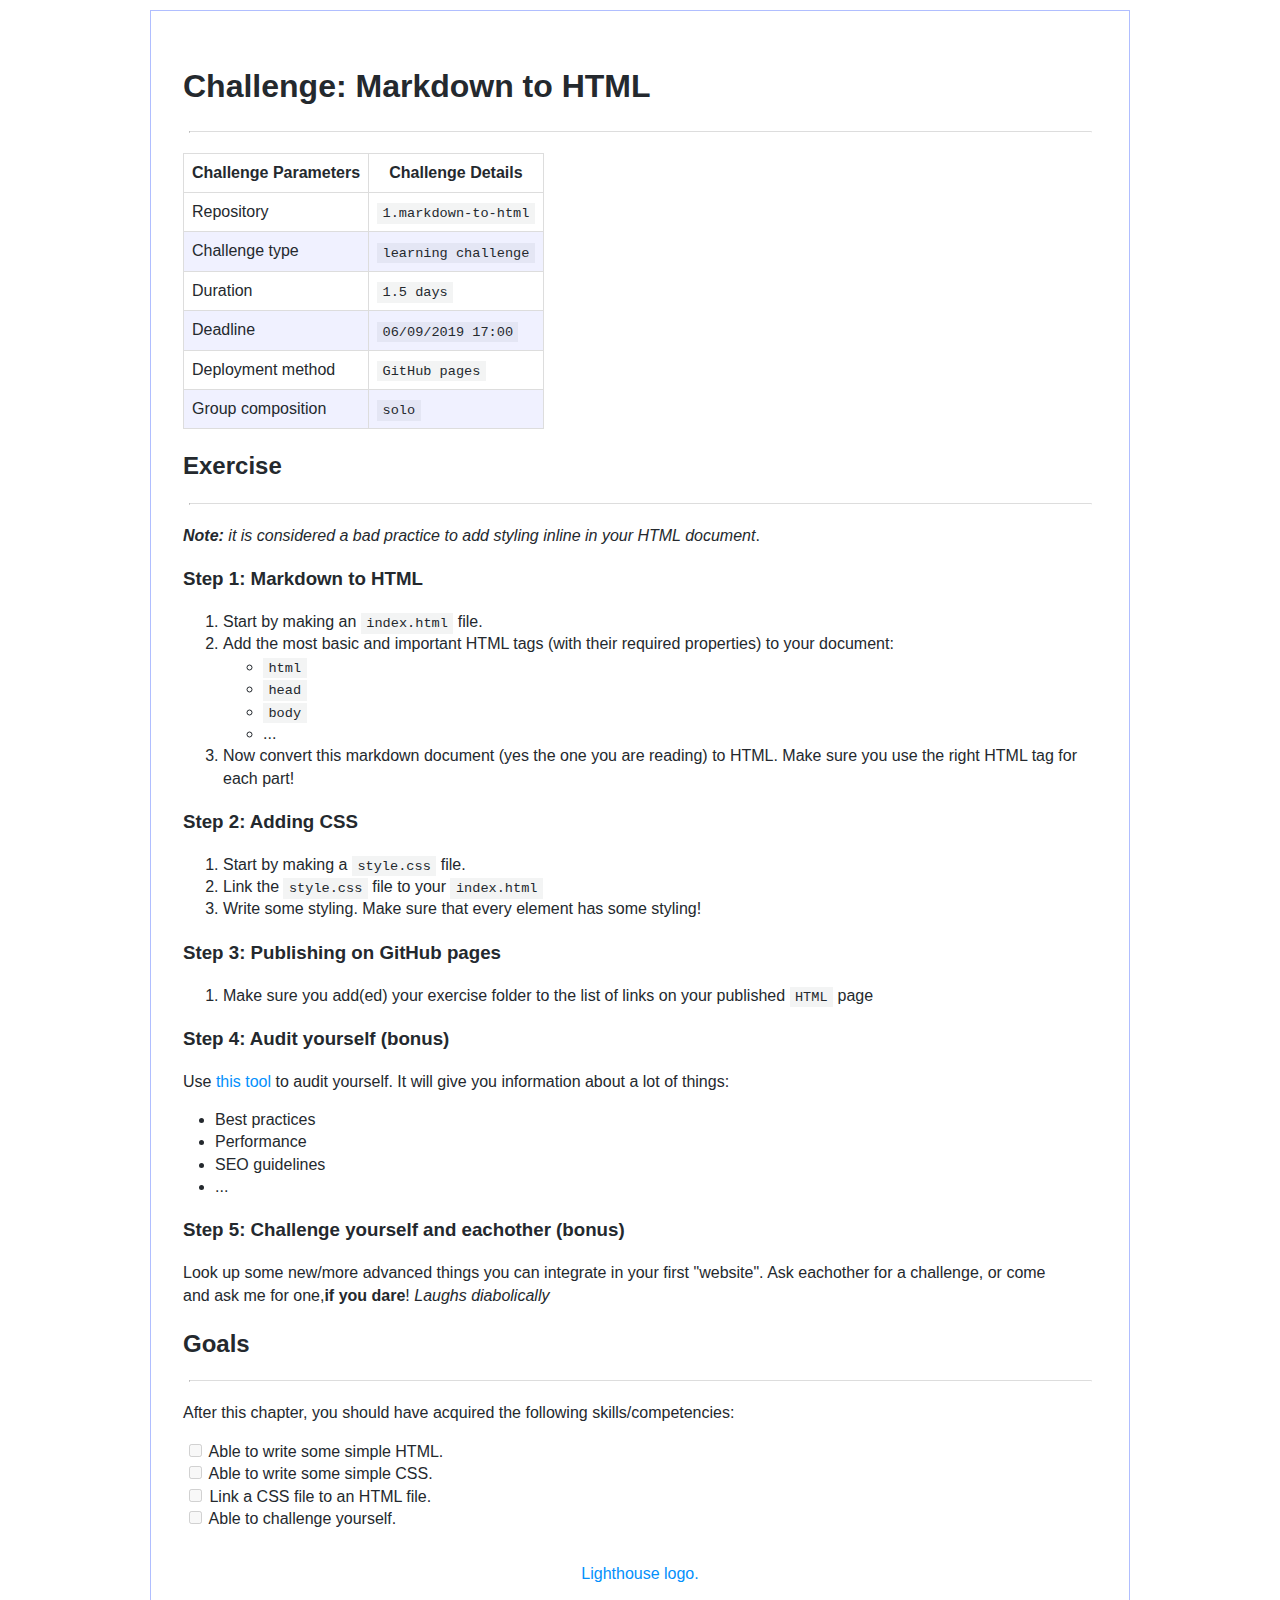
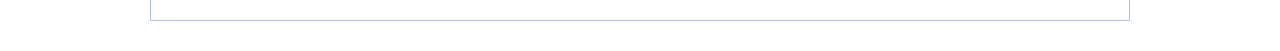
<file: Exercises/html-exercises/markdown-to-html/index.html>
<!DOCTYPE html>
<html lang="en">

<head>
    <link rel="stylesheet" type="text/css" href="resources/CSS/style.css">
    <meta charset="UTF-8">
    <meta name="viewport" content="width=device-width, initial-scale=1.0">
    <meta http-equiv="X-UA-Compatible" content="ie=edge">
    <title>Document</title>
    
</head>

<body>
    <div class="everything">
    <h1>Challenge: Markdown to HTML</h1>

    <hr>
    
    <table  class="table">
    <tr>
        <th>Challenge Parameters</th>
        <th>Challenge Details</th>
    </tr>
    <tr>
        <td>Repository</td>
        <td><span class="highlight">1.markdown-to-html</span></td>
    </tr>
    <tr>
        <td class="bgc">Challenge type</td>
        <td class="bgc"><span class="highlight bgc">learning challenge</span></td>
    </tr>
    <tr>
        <td>Duration</td>
        <td><span class="highlight bgc">1.5 days</span></td>
    </tr>
    <tr>
        <td class="bgc">Deadline</td>
        <td class="bgc"><span class="highlight bgc">06/09/2019 17:00</span></td>
    </tr>
    <tr>
        <td>Deployment method</td>
        <td><span class="highlight bgc">GitHub pages</span></td>
    </tr>
    <tr>
        <td class="bgc">Group composition</td>
        <td class="bgc"><span class="highlight bgc">solo</span></td>
    </tr>
    </table>

    <h2>Exercise</h2>

    <hr>

    <p><span class= "thickitalic">Note:</span><span class= "italic"> it is considered a bad practice to add styling inline in your HTML document</span>.</p>    

    <h3>Step 1: Markdown to HTML</h3>

    <ol>
        <li>Start by making an <span class="highlight">index.html</span> file.</li>
        <li>Add the most basic and important HTML tags (with their required properties) to your document:
            <ul>
                <li><span class="highlight">html</span></li>
                <li><span class="highlight">head</span></li>
                <li><span class="highlight">body</span></li>
                <li>...</li>
            </ul>
        </li>
        <li>Now convert this markdown document (yes the one you are reading) to HTML. Make sure you use the right HTML tag for each part!</li>
        </li>
    </ol>
    
    <h3>Step 2: Adding CSS</h3>
    
    <ol>
        <li>Start by making a <span class="highlight">style.css</span> file.</li>
        <li>Link the <span class="highlight">style.css</span> file to your <span class="highlight">index.html</span></li>
        <li>Write some styling. Make sure that every element has some styling!</li>
    </ol>

    <h3>Step 3: Publishing on GitHub pages</h3>

    <ol>
        <li>Make sure you add(ed) your exercise folder to the list of links on your published <span class="highlight">HTML</span> page</li>
    </ol>

    <h3>Step 4: Audit yourself (bonus)</h3>

    <p>Use <a href="https://developers.google.com/web/tools/lighthouse/">this tool</a>  to audit yourself. It will give you information about a lot of things:</p>

    <ul class="disclist">
        <li>Best practices</li>
        <li>Performance</li>
        <li>SEO guidelines</li>
        <li>...</li>
    </ul>

    <h3>Step 5: Challenge yourself and eachother (bonus)</h3>

    <p>Look up some new/more advanced things you can integrate in your first "website". Ask eachother for a challenge, or come
        <br /> and ask me for one,<span class= "thick">if you dare</span>!<span class="italic"> Laughs diabolically</span></p>

    <h2>Goals</h2> 

    <hr>

    <p>After this chapter, you should have acquired the following skills/competencies:</p>

    <ul class="blocklist">
        
        <li class="blocklist-item"><input id="" class= "checkbox" type="checkbox" disabled=""> Able to write some simple HTML.</li>
        
        <li class="blocklist-item"><input id="" class= "checkbox" type="checkbox" disabled=""> Able to write some simple CSS.</li>
        
        <li class="blocklist-item"><input id="" class= "checkbox" type="checkbox" disabled=""> Link a CSS file to an HTML file.</li>
       
        <li class="blocklist-item"><input id="" class= "checkbox" type="checkbox" disabled=""> Able to challenge yourself.</li>
        
    </ul>
    <div class="lighthouse">
    <p><a href="https://github.com/becodeorg/GNK-Easley-1.17/blob/master/1.main-course/2.markup/1.html/2.markdown-to-html/assets/lighthouse.png">Lighthouse logo.</a></p>
        </div>
    </div>
</body>

</html>
</file>
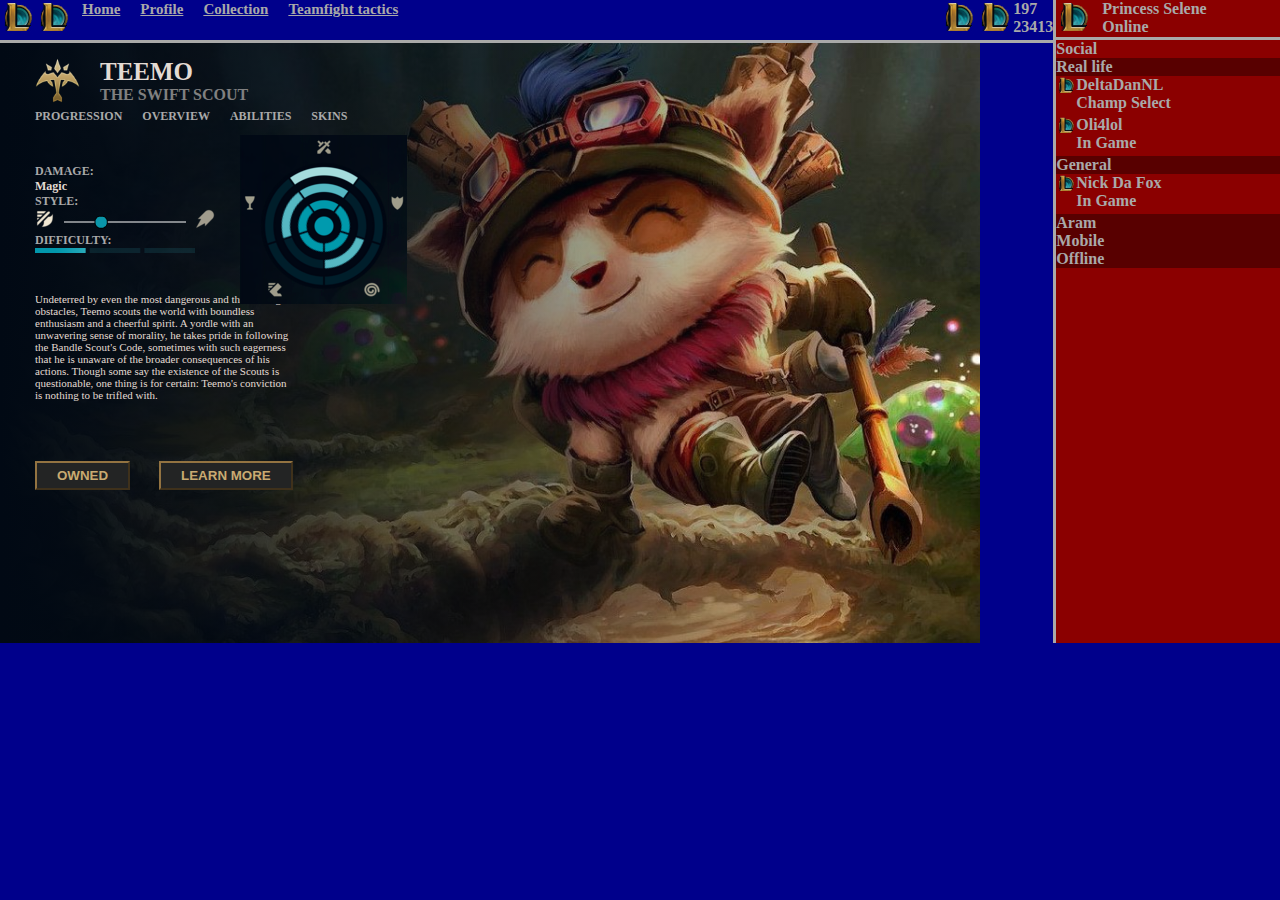
<file: Exercises/css-exercises/challenge-multi-pager/nick.html>
<html>
<head>
<link rel="stylesheet" href="Resources/output.css">
<title>Teemo</title>
</head>
<body>
<div class="nickcontainer">
<nav class="storenavbar">

    <div class="storenavbar1 leftalign">
        <li><img src="Resources/Universe_of_League_of_Legends/icon_game_lol.png"></li>
        <li><img src="Resources/Universe_of_League_of_Legends/icon_game_lol.png"></li>
        <li><a class="globalfont" href="">Home</a></li>
        <li><a class="globalfont" href="">Profile</a></li>
        <li><a class="globalfont" href="">Collection</a></li>
        <li><a class="globalfont" href="">Teamfight tactics</a></li>
    </div>

    <div class="storenavbar2 rightalign">
        <li><img src="Resources/Universe_of_League_of_Legends/icon_game_lol.png" alt=""></li>
        <li><img src="Resources/Universe_of_League_of_Legends/icon_game_lol.png" alt=""></li>
        <li><div>
            <div>197</div>
            <div>23413</div>
        </div>
        </li>
    </div>

</nav>
<div class="pagecontainer">
<div class="part1">
<img src="Resources/adc.png" class="adc" alt="">
<div class="a">
<h1>TEEMO</h1>
<p>THE SWIFT SCOUT</p>
</div>
</div>
<div class="part2">
<p>PROGRESSION</p>
<p>OVERVIEW</p>
<p>ABILITIES</p>
<p>SKINS</p>
</div>
<div class="part3">
<p>DAMAGE:</p>
<p class="b">Magic</p>
</div>
<div class="part4">
<p>STYLE:</p>
<img src="Resources/bar1.png" alt="">
<img src="Resources/bar2.png" alt="">
<img src="Resources/bar3.png" alt="">
<p>DIFFICULTY:</p>
<img src="Resources/diff.png" alt="">
</div>
<p class="bottext">Undeterred by even the most dangerous and threatening of obstacles, Teemo scouts the world with boundless enthusiasm and a cheerful spirit. A yordle with an unwavering sense of morality, he takes pride in following the Bandle Scout's Code, sometimes with such eagerness that he is unaware of the broader consequences of his actions. Though some say the existence of the Scouts is questionable, one thing is for certain: Teemo's conviction is nothing to be trifled with.</p>
<div class="buttons">
<button type="button" name="button">OWNED</button>
<button type="button" name="button">LEARN MORE</button>
</div>
<img class="stats" src="Resources/stats.png" alt="">
</div>
<div class="socialbar">
    <div class="socialbarprofile">
        <div><img src="Resources/Universe_of_League_of_Legends/icon_game_lol.png"></div>
        <div class="socialbarcolumn">
            <div>Princess Selene</div>
            <div>Online</div>
        </div>
    </div>
    <div class="stfriendlist">
        <div>Social</div>
        <div class="columnclass">Real life</div>

        <div class="rowclass">
            <div><img src="Resources/Universe_of_League_of_Legends/icon_game_lol.png"></div>
            <div>
                <div>DeltaDanNL</div>
                <div>Champ Select</div>
            </div>
        </div>

        <div class="rowclass">
            <div><img src="Resources/Universe_of_League_of_Legends/icon_game_lol.png"></div>
            <div>
                <div>Oli4lol</div>
                <div>In Game</div>
            </div>
        </div>

        <div class="columnclass">General</div>
        <div class="rowclass">
            <div><img src="Resources/Universe_of_League_of_Legends/icon_game_lol.png"></div>
            <div>
                <div>Nick Da Fox</div>
                <div>In Game</div>
            </div>
        </div>
        <div class="columnclass">Aram</div>
        <div class="columnclass">Mobile</div>
        <div class="columnclass">Offline</div>
    </div>
    <div class="socialbottom">
        <div></div>
        <div></div>
        <div></div>
        <div></div>
        <div></div>
    </div>
</div>
</div>
</body>
</html>
</file>
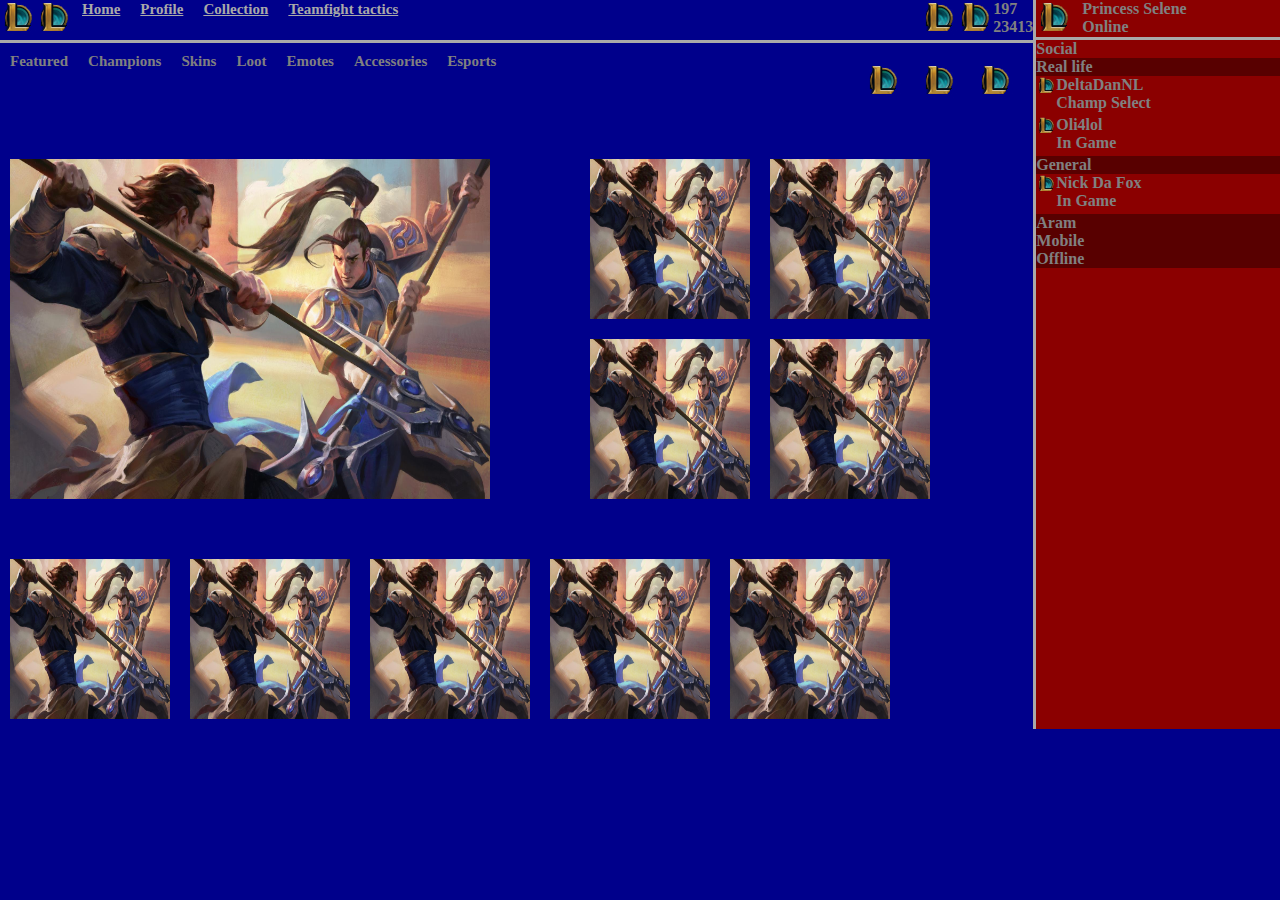
<file: Exercises/css-exercises/challenge-multi-pager/store.html>
<!doctype html>

<html lang="en">
<head>
    <meta charset="utf-8">
    <title></title>
    <link rel="stylesheet" href="Resources/output.css">
</head>

<body>
    <div class="websitecontainer">
    <nav class="storenavbar">

        <div class="storenavbar1 leftalign">
            <li><img src="Resources/Universe_of_League_of_Legends/icon_game_lol.png"></li>
            <li><img src="Resources/Universe_of_League_of_Legends/icon_game_lol.png"></li>
            <li><a class="globalfont" href="">Home</a></li>
            <li><a class="globalfont" href="">Profile</a></li>
            <li><a class="globalfont" href="">Collection</a></li>
            <li><a class="globalfont" href="">Teamfight tactics</a></li>
        </div>

        <div class="storenavbar2 rightalign">
            <li><img src="Resources/Universe_of_League_of_Legends/icon_game_lol.png" alt=""></li>
            <li><img src="Resources/Universe_of_League_of_Legends/icon_game_lol.png" alt=""></li>
            <li><div>
                    <div>197</div>
                    <div>23413</div>
                </div>
            </li>
        </div>

    </nav>

    <div class="storeoptions">
        <div class="leftalign globalfont">Featured</div>
        <div class="leftalign globalfont">Champions</div>
        <div class="leftalign globalfont">Skins</div>
        <div class="leftalign globalfont">Loot</div>
        <div class="leftalign globalfont">Emotes</div>
        <div class="leftalign globalfont">Accessories</div>
        <div class="leftalign globalfont">Esports</div>
        <div class="storeoptions2">
            <img class="rightalign" src="Resources/Universe_of_League_of_Legends/icon_game_lol.png" alt="">
            <img class="rightalign" src="Resources/Universe_of_League_of_Legends/icon_game_lol.png" alt="">
            <img class="rightalign" src="Resources/Universe_of_League_of_Legends/icon_game_lol.png" alt="">
        </div>
    </div>

    <div class="featuredcontent">
        <img class="bigimage" src="Resources/Universe_of_League_of_Legends/image (5).jpg" alt="">
        <div class="subfeaturedcontent">
            <img class="smallimage" src="Resources/Universe_of_League_of_Legends/image (5).jpg" alt="">
            <img class="smallimage" src="Resources/Universe_of_League_of_Legends/image (5).jpg" alt="">
            <img class="smallimage" src="Resources/Universe_of_League_of_Legends/image (5).jpg" alt="">
            <img class="smallimage" src="Resources/Universe_of_League_of_Legends/image (5).jpg" alt="">
        </div>
    </div>

    <div class="topsellers">
        <img class="smallimage" src="Resources/Universe_of_League_of_Legends/image (5).jpg" alt="">
        <img class="smallimage" src="Resources/Universe_of_League_of_Legends/image (5).jpg" alt="">
        <img class="smallimage" src="Resources/Universe_of_League_of_Legends/image (5).jpg" alt="">
        <img class="smallimage" src="Resources/Universe_of_League_of_Legends/image (5).jpg" alt="">
        <img class="smallimage" src="Resources/Universe_of_League_of_Legends/image (5).jpg" alt="">
    </div>

    <div class="socialbar">
        <div class="socialbarprofile">
            <div><img src="Resources/Universe_of_League_of_Legends/icon_game_lol.png"></div>
            <div class="socialbarcolumn">
                <div>Princess Selene</div>
                <div>Online</div>
            </div>
        </div>
        <div class="stfriendlist">
            <div>Social</div>
            <div class="columnclass">Real life</div>

                <div class="rowclass">
                    <div><img src="Resources/Universe_of_League_of_Legends/icon_game_lol.png"></div>
                    <div>
                        <div>DeltaDanNL</div>
                        <div>Champ Select</div>
                    </div>
                </div>

                <div class="rowclass">
                    <div><img src="Resources/Universe_of_League_of_Legends/icon_game_lol.png"></div>
                    <div>
                        <div>Oli4lol</div>
                        <div>In Game</div>
                    </div>
                </div>

            <div class="columnclass">General</div>
                <div class="rowclass">
                    <div><img src="Resources/Universe_of_League_of_Legends/icon_game_lol.png"></div>
                    <div>
                        <div>Nick Da Fox</div>
                        <div>In Game</div>
                    </div>
                </div>
            <div class="columnclass">Aram</div>
            <div class="columnclass">Mobile</div>
            <div class="columnclass">Offline</div>
        </div>
        <div class="socialbottom">
            <div></div>
            <div></div>
            <div></div>
            <div></div>
            <div></div>
        </div>
    </div>

    </div>
</body>
</html>
</file>
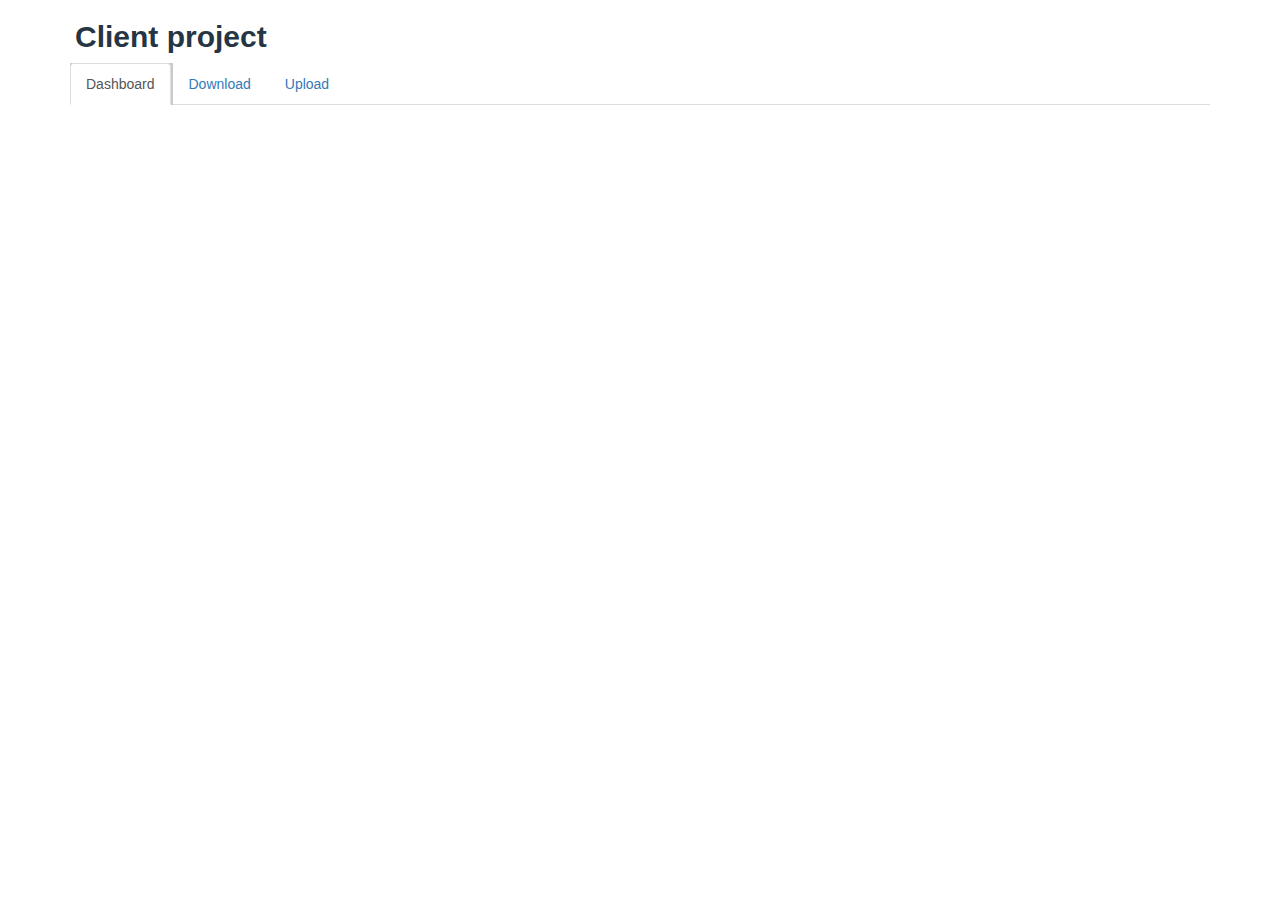
<file: Exercises/css-exercises/challenge-client-project/resources/main.html>
<!DOCTYPE html>
<html lang="en">

<head>
    <title>Bootstrap Example</title>
    <meta charset="utf-8">
    <meta name="viewport" content="width=device-width, initial-scale=1">
    <link rel="stylesheet" href="https://maxcdn.bootstrapcdn.com/bootstrap/3.4.0/css/bootstrap.min.css">
    <script src="https://ajax.googleapis.com/ajax/libs/jquery/3.4.1/jquery.min.js"></script>
    <script src="https://maxcdn.bootstrapcdn.com/bootstrap/3.4.0/js/bootstrap.min.js"></script>
    <link rel="stylesheet" href="../resources/CSS/main.css">

</head>

<body>

    <div class="container">
        <h2>Client project</h2>

        <ul class="nav nav-tabs">
            <li class="active"><a data-toggle="tab" href="#home">Dashboard</a></li>
            <li><a data-toggle="tab" href="#menu1">Download</a></li>
            <li><a data-toggle="tab" href="#menu2">Upload</a></li>
        </ul>

        <div class="tab-content">

            <div id="home" class="tab-pane fade in active">
            </div>

            <div id="menu1" class="tab-pane fade">

                <!-- -------------------------------------------------------------------------------------DOWNLOAD -->
                <div class="flex-container">
                    <div class="column">
                        <h2>Campuses</h2>
                        <!------------------------------------------------------------------------- CAMPUSES -->
                        <button class="accordion">Antwerpen</button>
                        <div class="panel">
                        </div>
                        <button class="accordion">Brussel</button>
                        <div class="panel"></div>

                        <button class="accordion">Charleroi</button>
                        <div class="panel"></div>

                        <button class="accordion">Genk</button>

                        <!-------------------------------------------------------------------- GROUPS -->

                        <div class="panel">
                            <button onclick="collapse()" id='btnEas' class="btn-select">Easley</button>
                            <div class="panel"></div>
                            <div class="btn-select">Hopper</div>
                            <div class="panel"></div>
                        </div>
                        <button class="accordion">Gent</button>
                        <div class="panel"></div>

                    </div>
                    <div id="downEas" class="column">
                        <!------------------------------------------------------------------------- EASLEY TAB 2 -->
                        <div class="wrapper">
                            <h2>Easley</h2>
                        </div>
                        <div id="names" class="wrapper">
                            <div class="name">
                                <input type="checkbox" class="check" id="checkAll">
                                <label for="">Check All</label>
                            </div>
                            <div class="name">
                                <input type="checkbox" class="check" id="Genk" onclick="myFunction()">
                                <b>Aldo</b>
                            </div>
                            <div class="name">
                                <input type="checkbox" class="check" id="Genk" onclick="myFunction()">
                                <b>Axel</b>
                            </div>
                            <div class="name">
                                <input type="checkbox" class="check" id="Genk" onclick="myFunction()">
                                <b>Jing</b>
                            </div>
                            <div class="name">
                                <input type="checkbox" class="check" id="Genk" onclick="myFunction()">
                                <b>Kajetan</b>
                            </div>
                            <div class="name">
                                <input type="checkbox" class="check" id="Genk" onclick="myFunction()">
                                <b>Katrien</b>
                            </div>
                            <div class="name">
                                <input type="checkbox" class="check" id="Genk" onclick="myFunction()">
                                <b>Korneel</b>
                            </div>
                            <div class="name">
                                <input type="checkbox" class="check" id="Genk" onclick="myFunction()">
                                <b>Kris</b>
                            </div>
                            <div class="name">
                                <input type="checkbox" class="check" id="Genk" onclick="myFunction()">
                                <b>Laurens</b>
                            </div>
                            <div class="name">
                                <input type="checkbox" class="check" id="Genk" onclick="myFunction()">
                                <b>Luna</b>
                            </div>
                            <div class="name">
                                <input type="checkbox" class="check" id="Genk" onclick="myFunction()">
                                <b>Mansur</b>
                            </div>
                            <div class="name">
                                <input type="checkbox" class="check" id="Genk" onclick="myFunction()">
                                <b>Mitchell</b>
                            </div>
                            <div class="name">
                                <input type="checkbox" class="check" id="Genk" onclick="myFunction()">
                                <b>Sean</b>
                            </div>
                            <div class="name">
                                <input type="checkbox" class="check" id="Genk" onclick="myFunction()">
                                <b>Zeger</b>
                            </div>
                        </div>
                    </div>
                    <div class="column">
                        <h2>Profile</h2>
                        <div class="profile-name">Name</div>
                        <div class="profile-img"></div>
                        <div class="documents-title">Absences</div>
                        <div class="doc">Name_Absence_doc05/09.docx</div>
                        <div class="documents-title">Contracts</div>
                        <div class="doc">Name_Learning_contract.docx</div>
                        <div class="documents-title">Time Sheets</div>
                        <div class="doc">Name_TimeSheet_sept.xlsx</div>
                        <div class="doc">Name_TimeSheet_oct.xlsx</div>

                    </div>
                </div>
            </div>
            <!-- ----------------------------------------------------------------------------->
            <div id="menu2" class="tab-pane fade">
                <div class="flex-container">
                    <div class="column">
                        <h2>Campuses</h2>
                        <!------------------------------------------------------------------------- CAMPUSES -->
                        <button class="accordion">Antwerpen</button>
                        <div class="panel">
                        </div>
                        <button class="accordion">Brussel</button>
                        <div class="panel"></div>

                        <button class="accordion">Charleroi</button>
                        <div class="panel"></div>

                        <button class="accordion">Genk</button>

                        <!-------------------------------------------------------------------- GROUPS -->

                        <div class="panel">
                            <button onclick="collapse()" id='btnEas' class="btn-select">Easley</button>
                            <div class="panel"></div>
                            <div class="btn-select">Hopper</div>
                            <div class="panel"></div>
                        </div>
                        <button class="accordion">Gent</button>
                        <div class="panel"></div>

                    </div>
                    <div id="downEas" class="column">
                        <!------------------------------------------------------------------------- EASLEY TAB 2 -->
                        <div class="wrapper">
                            <h2>Easley</h2>
                        </div>
                        <div id="names" class="wrapper">
                            <div class="name">
                                <input type="checkbox" class="check" id="checkAll">
                                <label for="">Check All</label>
                            </div>
                            <div class="name">
                                <input type="checkbox" class="check" id="Genk" onclick="myFunction()">
                                <b>Aldo</b>
                            </div>
                            <div class="name">
                                <input type="checkbox" class="check" id="Genk" onclick="myFunction()">
                                <b>Axel</b>
                            </div>
                            <div class="name">
                                <input type="checkbox" class="check" id="Genk" onclick="myFunction()">
                                <b>Jing</b>
                            </div>
                            <div class="name">
                                <input type="checkbox" class="check" id="Genk" onclick="myFunction()">
                                <b>Kajetan</b>
                            </div>
                            <div class="name">
                                <input type="checkbox" class="check" id="Genk" onclick="myFunction()">
                                <b>Katrien</b>
                            </div>
                            <div class="name">
                                <input type="checkbox" class="check" id="Genk" onclick="myFunction()">
                                <b>Korneel</b>
                            </div>
                            <div class="name">
                                <input type="checkbox" class="check" id="Genk" onclick="myFunction()">
                                <b>Kris</b>
                            </div>
                            <div class="name">
                                <input type="checkbox" class="check" id="Genk" onclick="myFunction()">
                                <b>Laurens</b>
                            </div>
                            <div class="name">
                                <input type="checkbox" class="check" id="Genk" onclick="myFunction()">
                                <b>Luna</b>
                            </div>
                            <div class="name">
                                <input type="checkbox" class="check" id="Genk" onclick="myFunction()">
                                <b>Mansur</b>
                            </div>
                            <div class="name">
                                <input type="checkbox" class="check" id="Genk" onclick="myFunction()">
                                <b>Mitchell</b>
                            </div>
                            <div class="name">
                                <input type="checkbox" class="check" id="Genk" onclick="myFunction()">
                                <b>Sean</b>
                            </div>
                            <div class="name">
                                <input type="checkbox" class="check" id="Genk" onclick="myFunction()">
                                <b>Zeger</b>
                            </div>
                        </div>
                    </div>
                    <div class="column">
                        <h2>Profile</h2>
                        <div class="profile-name">Name</div>
                        <div class="profile-img"></div>
                        <div class="documents-title">Absences</div>
                        <div class="doc">Name_Absence_doc05/09.docx</div>
                        <div class="documents-title">Contracts</div>
                        <div class="doc">Name_Learning_contract.docx</div>
                        <div class="documents-title">Time Sheets</div>
                        <div class="doc">Name_TimeSheet_sept.xlsx</div>
                        <div class="doc">Name_TimeSheet_oct.xlsx</div>

                    </div>
                </div>
            </div>


</body>
<script>
    $("#checkAll").click(function () {
        $(".check").prop('checked', $(this).prop('checked'));
    });
    $('option').mousedown(function (e) {
        e.preventDefault();
        $(this).prop('selected', $(this).prop('selected') ? false : true);
        return false;
    });
    // --------------------------------
    var acc = document.getElementsByClassName("accordion");
    var i;

    for (i = 0; i < acc.length; i++) {
        acc[i].addEventListener("click", function () {
            this.classList.toggle("active");
            var panel = this.nextElementSibling;
            if (panel.style.display === "block") {
                panel.style.display = "none";
            } else {
                panel.style.display = "block";
            }
        });
    }
</script>

</html>
</file>
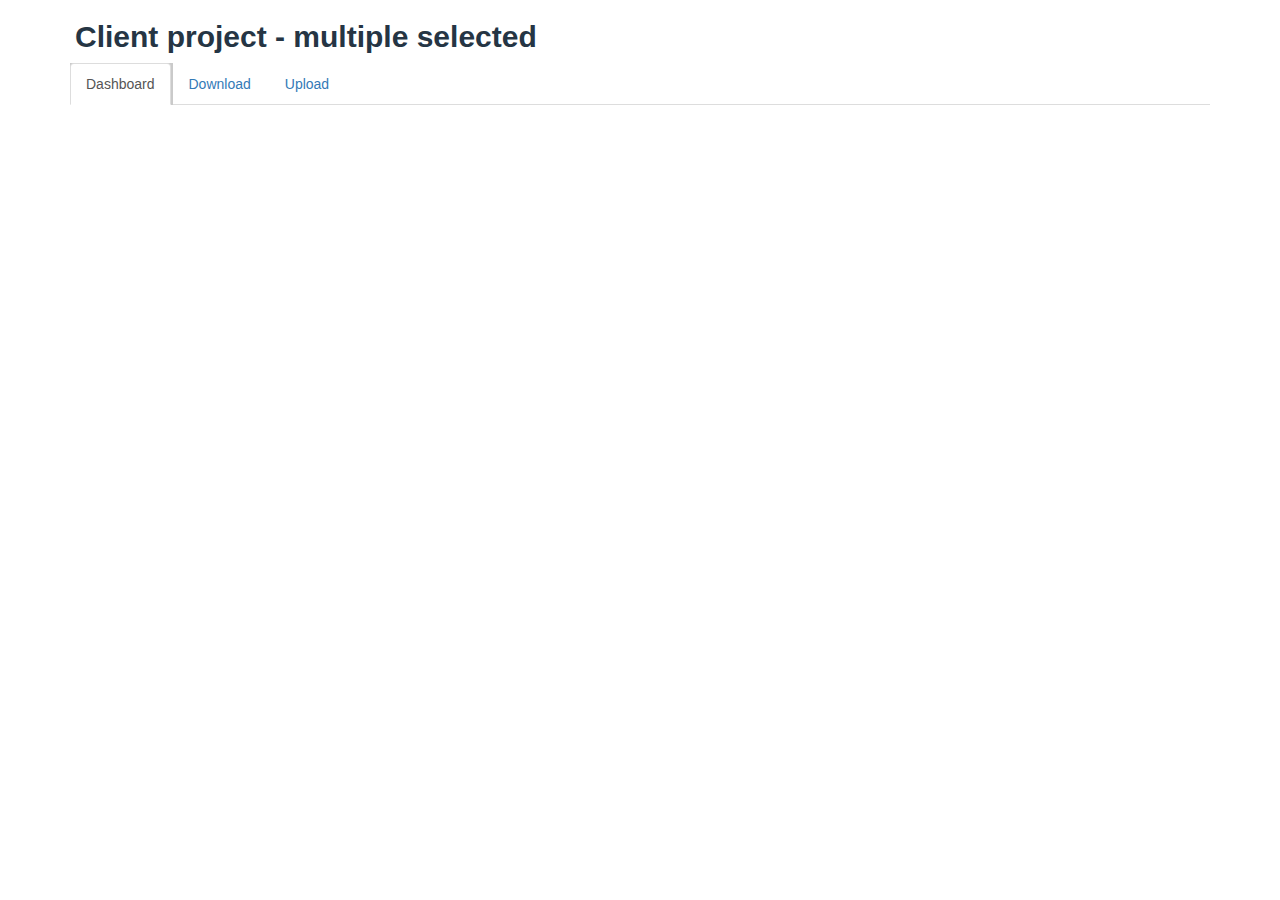
<file: Exercises/css-exercises/challenge-client-project/resources/selected.html>
<!DOCTYPE html>
<html lang="en">

<head>
    <title>Bootstrap Example</title>
    <meta charset="utf-8">
    <meta name="viewport" content="width=device-width, initial-scale=1">
    <link rel="stylesheet" href="https://maxcdn.bootstrapcdn.com/bootstrap/3.4.0/css/bootstrap.min.css">
    <script src="https://ajax.googleapis.com/ajax/libs/jquery/2.1.1/jquery.min.js"></script>
    <script src="https://ajax.googleapis.com/ajax/libs/jquery/3.4.1/jquery.min.js"></script>
    <script src="https://maxcdn.bootstrapcdn.com/bootstrap/3.4.0/js/bootstrap.min.js"></script>
    <link rel="stylesheet" href="../resources/CSS/main.css">

</head>

<body>

    <div class="container">
        <h2>Client project - multiple selected</h2>

        <ul class="nav nav-tabs">
            <li class="active"><a data-toggle="tab" href="#home">Dashboard</a></li>
            <li><a data-toggle="tab" href="#menu1">Download</a></li>
            <li><a data-toggle="tab" href="#menu2">Upload</a></li>
        </ul>

        <div class="tab-content">

            <div id="home" class="tab-pane fade in active">
            </div>

            <div id="menu1" class="tab-pane fade">

                <!-- -------------------------------------------------------------------------------------DOWNLOAD -->
                <div class="flex-container">
                    <div class="column">
                        <h2>Campuses</h2>
                        <!--------------------------------------------------------------------- DOWNLOAD CAMPUSES -->
                        <button class="accordion">Antwerpen</button>
                        <div class="panel">
                        </div>
                        <button class="accordion">Brussel</button>
                        <div class="panel"></div>

                        <button class="accordion">Charleroi</button>
                        <div class="panel"></div>

                        <button class="accordion">Genk</button>

                        <!-------------------------------------------------------------------- DOWNLOAD GROUPS -->

                        <div class="panel">
                            <button class="group">Easley</button>
                            <div class="panel"></div>
                            <button class="group">Hopper</button>
                            <div class="panel"></div>
                        </div>
                        <button class="accordion">Gent</button>
                        <div class="panel"></div>

                    </div>
                    <div class="column-scroll">
                        <!-------------------------------------------------------------------- DOWNLOAD EASLEY TAB 2 -->
                        <div class="wrapper">
                            <h2>- Easley</h2>
                        </div>
                        <div id="names" class="wrapper">
                            <div class="name">
                                <input type="checkbox" class="check" id="checkAll">
                                <label for="">Check All</label>
                            </div>
                            <div class="name">
                                <input type="checkbox" class="check" id="Genk" onclick="myFunction()">
                                <label for="">Aldo</label>
                            </div>
                            <div class="name">
                                <input type="checkbox" class="check" id="Genk" onclick="myFunction()">
                                <label for=""> Axel</label>
                            </div>
                            <div class="name">
                                <input type="checkbox" class="check" id="Genk" onclick="myFunction()">
                                <label for="">Jing</label>
                            </div>
                            <div class="name">
                                <input type="checkbox" class="check" id="Genk" onclick="myFunction()">
                                <label for="">Kajetan</label>
                            </div>
                            <div class="name">
                                <input type="checkbox" class="check" id="Genk" onclick="myFunction()">
                                <label for="">Katrien</label>
                            </div>
                            <div class="name">
                                <input type="checkbox" class="check" id="Genk" onclick="myFunction()">
                                <label for="">Korneel</label>
                            </div>
                            <div class="name">
                                <input type="checkbox" class="check" id="Genk" onclick="myFunction()">
                                <label for="">Kris</label>
                            </div>
                            <div class="name">
                                <input type="checkbox" class="check" id="Genk" onclick="myFunction()">
                                <label for="">Laurens</label>
                            </div>
                            <div class="name">
                                <input type="checkbox" class="check" id="Genk" onclick="myFunction()">
                                <label for="">Luna</label>
                            </div>
                            <div class="name">
                                <input type="checkbox" class="check" id="Genk" onclick="myFunction()">
                                <label for="">Mansur</label>
                            </div>
                            <div class="name">
                                <input type="checkbox" class="check" id="Genk" onclick="myFunction()">
                                <label for="">Mitchell</label>
                            </div>
                            <div class="name">
                                <input type="checkbox" class="check" id="Genk" onclick="myFunction()">
                                <label for="">Sean</label>
                            </div>
                            <div class="name">
                                <input type="checkbox" class="check" id="Genk" onclick="myFunction()">
                                <label for="">Zeger</label>
                            </div>
                        </div>
                        <h2>- Hopper</h2>
                        <div id="names" class="wrapper">
                            <div class="name">
                                <input type="checkbox">
                                <label for="">Check All</label>
                            </div>
                            <div class=" name">
                                <input type="checkbox" class="check2" id="Genk">
                                <label for="">Angel</label>
                            </div>
                            <div class="name">
                                <input type="checkbox" class="check2" id="Genk">
                                <label for="">Ben1</label>
                            </div>
                            <div class="name">
                                <input type="checkbox" class="check2" id="Genk">
                                <label for="">Ben2</label>
                            </div>

                        </div>
                    </div>
                    <div class="column">
                        <h2>Selection</h2>
                        <p><B>Selected:</B></p>
                        <select multiple="multiple" id="mySelect">
                            <option id="1">Axel</option>
                            <option id="2">Kajetan</option>
                            <option id="3">Kris</option>
                            <option id="4">Luna</option>
                            <option id="5">Sean</option>
                        </select>
                        <nav>
                            <p><b>Document type:</b></p>
                            <input type="checkbox">Absence
                            <input type="checkbox">Contract
                            <input type="checkbox">Time Sheet
                        </nav>
                        <nav>
                            <ul>
                                <select multiple="multiple" id="mySelect">
                                    <option id="1">Axel_Absence_doc05/09.docx</option>
                                    <option id="2">Axel_TimeSheet_sept.xlsx</option>
                                    <option id="3">Kajetan_Absence_doc01/10.docx</option>
                                    <option id="4">Kajetan_Absence_doc01/10.docx</option>
                                    <option id="5">Kris_Learning_contract.docx</option>
                                    <option id="6">Kris_TimeSheet_sept.xlsx</option>
                                    <option id="7">Luna_Learning_contract.docx</option>
                                    <option id="8">Luna_TimeSheet_sept.xlsx</option>
                                    <option id="9">Sean_Learning_contract.docx</option>
                                    <option id="10">Sean_TimeSheet_sept.xlsx</option>

                                </select>
                            </ul>
                        </nav>
                        <button class="DL">Download</button>
                    </div>
                </div>
            </div>
            <!-- -----------------------------------------------------------------------------------------------UPLOAD -->
            <div id="menu2" class="tab-pane fade">
                <div class="flex-container">
                    <div class="column">
                        <h2>Campuses</h2>
                        <!------------------------------------------------------------------------- UPLOAD CAMPUSES -->
                        <button class="accordion">Antwerpen</button>
                        <div class="panel">
                        </div>
                        <button class="accordion">Brussel</button>
                        <div class="panel"></div>

                        <button class="accordion">Charleroi</button>
                        <div class="panel"></div>

                        <button class="accordion">Genk</button>

                        <!-------------------------------------------------------------------- UPLOAD GROUPS -->

                        <div class="panel">
                            <button class="group">Easley</button>
                            <div class="panel"></div>
                            <button class="group">Hopper</button>
                            <div class="panel"></div>
                        </div>
                        <button class="accordion">Gent</button>
                        <div class="panel"></div>

                    </div>
                    <div class="column">
                        <!------------------------------------------------------------------------- UPLOAD EASLEY TAB 2 -->
                        <div class="wrapper">
                            <h2>Easley</h2>

                        </div>
                        <div id="names" class="wrapper">

                            <div class="name">
                                <input type="checkbox" class="check red" id="Genk" onclick="myFunction()">
                                <b>Aldo</b>
                            </div>
                            <div class="name">
                                <input type="checkbox" class="check" id="Genk" onclick="myFunction()">
                                <b>Axel</b>
                            </div>
                            <div class="name">
                                <input type="checkbox" class="check" id="Genk" onclick="myFunction()">
                                <b>Jing</b>
                            </div>
                            <div class="name">
                                <input type="checkbox" class="check" id="Genk" onclick="myFunction()">
                                <b>Kajetan</b>
                            </div>
                            <div class="name">
                                <input type="checkbox" class="check" id="Genk" onclick="myFunction()">
                                <b>Katrien</b>
                            </div>
                            <div class="name">
                                <input type="checkbox" class="check" id="Genk" onclick="myFunction()">
                                <b>Korneel</b>
                            </div>
                            <div class="name">
                                <input type="checkbox" class="check red" id="Genk" onclick="myFunction()">
                                <b>Kris</b>
                            </div>
                            <div class="name">
                                <input type="checkbox" class="check" id="Genk" onclick="myFunction()">
                                <b>Laurens</b>
                            </div>
                            <div class="name">
                                <input type="checkbox" class="check" id="Genk" onclick="myFunction()">
                                <b>Luna</b>
                            </div>
                            <div class="name">
                                <input type="checkbox" class="check red" id="Genk" onclick="myFunction()">
                                <b>Mansur</b>
                            </div>
                            <div class="name">
                                <input type="checkbox" class="check" id="Genk" onclick="myFunction()">
                                <b>Mitchell</b>
                            </div>
                            <div class="name">
                                <input type="checkbox" class="check" id="Genk" onclick="myFunction()">
                                <b>Sean</b>
                            </div>
                            <div class="name">
                                <input type="checkbox" class="check" id="Genk" onclick="myFunction()">
                                <b>Zeger</b>
                            </div>
                        </div>
                    </div>
                    <div class="column">
                        <h2>Profile</h2>
                        <button class="edit">edit</button>
                        <div class="profile-name">Name</div>
                        <div class="profile-img"></div>
                        <div class="documents-title">Absences</div>
                        <div class="doc red">no file uploaded</div>
                        <div class="documents-title">Contracts</div>
                        <a href class="doc">Name_Learning_contract.docx</a>
                        <div class="documents-title">Time Sheets</div>
                        <a href class="doc">Name_TimeSheet_sept.xlsx</a>
                        <a href class="doc">Name_TimeSheet_oct.xlsx</a>

                    </div>
                </div>
            </div>


</body>
<script>
    $("#checkAll").click(function () {
        $(".check").prop('checked', $(this).prop('checked'));
    });
    $('option').mousedown(function (e) {
        e.preventDefault();
        $(this).prop('selected', $(this).prop('selected') ? false : true);
        return false;
    });
    // ----------------------------------------

    // --------------------------------
    var acc = document.getElementsByClassName("accordion");
    var i;

    for (i = 0; i < acc.length; i++) {
        acc[i].addEventListener("click", function () {
            this.classList.toggle("active");
            var panel = this.nextElementSibling;
            if (panel.style.display === "block") {
                panel.style.display = "none";
            } else {
                panel.style.display = "block";
            }
        });
    }
</script>

</html>
</file>
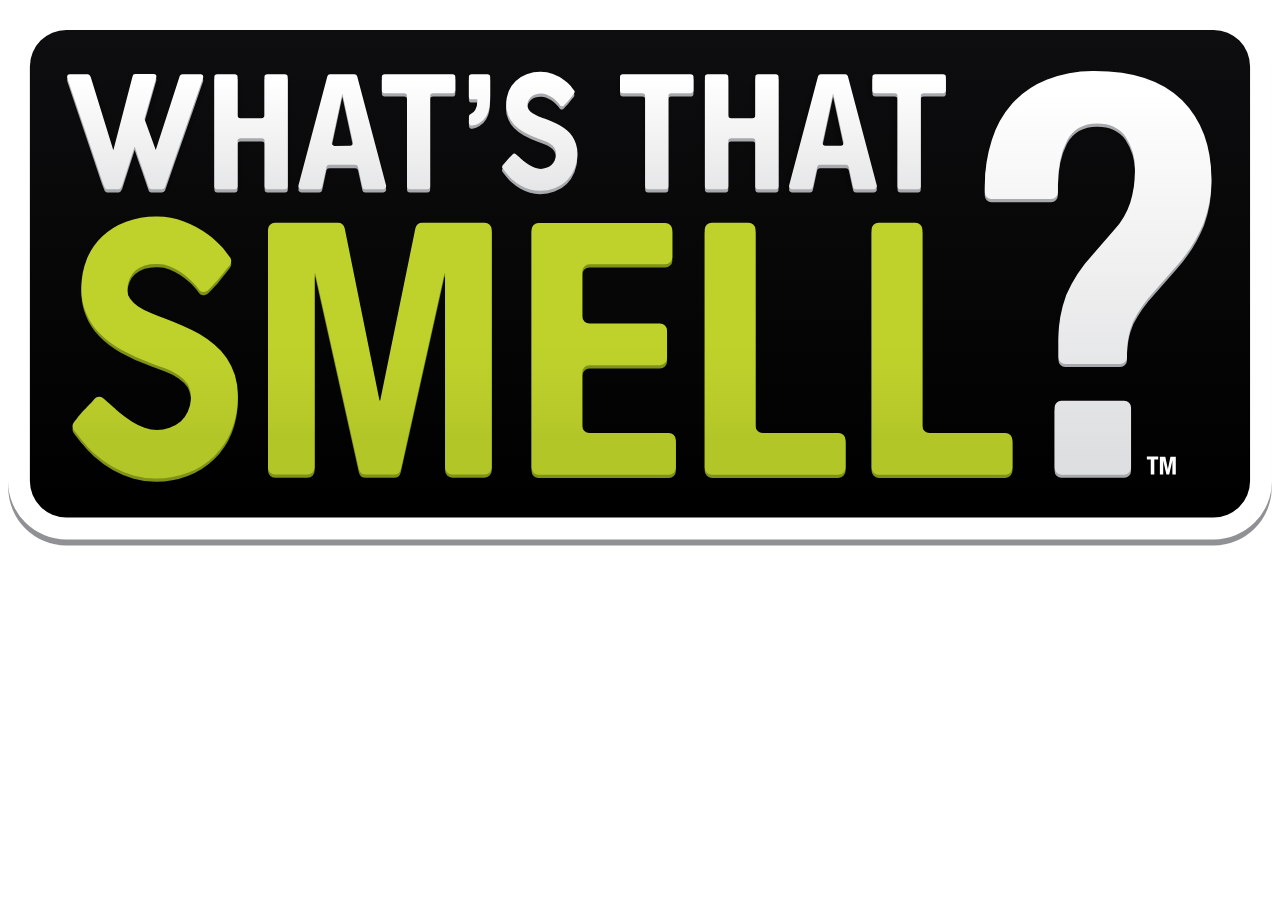
<file: Exercises/css-exercises/challenge-wowwee-media-queries/images/wts-logo.svg.html>
<!-- saved from url=(0086)https://contattafiles.s3.us-west-1.amazonaws.com/tnt14094/cOf3VfRoEXe9Hpu/wts-logo.svg -->
<html><head><meta http-equiv="Content-Type" content="text/html; charset=windows-1252"></head><body><svg xmlns="http://www.w3.org/2000/svg" xmlns:xlink="http://www.w3.org/1999/xlink" viewBox="0 0 356.39 151.56"><defs><style>.cls-1{isolation:isolate;}.cls-2{fill:#8f9194;}.cls-3{fill:url(#linear-gradient);}.cls-4{fill:#fff;}.cls-5{opacity:0.3;mix-blend-mode:multiply;}.cls-6{fill:#a7a9ac;}.cls-7{fill:url(#linear-gradient-2);}.cls-8{fill:#80911a;}.cls-9{fill:url(#linear-gradient-3);}.cls-10{fill:url(#linear-gradient-4);}.cls-11{fill:url(#linear-gradient-5);}.cls-12{fill:url(#linear-gradient-6);}.cls-13{fill:url(#linear-gradient-7);}.cls-14{fill:url(#linear-gradient-8);}.cls-15{fill:url(#linear-gradient-9);}.cls-16{fill:url(#linear-gradient-10);}.cls-17{fill:url(#linear-gradient-11);}.cls-18{fill:url(#linear-gradient-12);}.cls-19{fill:url(#linear-gradient-13);}.cls-20{fill:url(#linear-gradient-14);}.cls-21{fill:url(#linear-gradient-15);}.cls-22{fill:url(#linear-gradient-16);}.cls-23{fill:url(#linear-gradient-17);}.cls-24{fill:#cae4d4;}</style><lineargradient id="linear-gradient" x1="178.2" y1="138.6" x2="178.2" y2="-18.18" gradientUnits="userSpaceOnUse"><stop offset="0" stop-color="#010000"></stop><stop offset="1" stop-color="#101012"></stop></lineargradient><lineargradient id="linear-gradient-2" x1="309.05" y1="22.87" x2="309.05" y2="126.89" gradientUnits="userSpaceOnUse"><stop offset="0" stop-color="#fff"></stop><stop offset="0.99" stop-color="#dedfe0"></stop></lineargradient><lineargradient id="linear-gradient-3" x1="106.54" y1="95.07" x2="106.54" y2="120.91" gradientUnits="userSpaceOnUse"><stop offset="0" stop-color="#bfd22b"></stop><stop offset="0.83" stop-color="#b6c929"></stop><stop offset="1" stop-color="#b3c628"></stop></lineargradient><lineargradient id="linear-gradient-4" x1="169.65" y1="95.07" x2="169.65" y2="120.91" xlink:href="#linear-gradient-3"></lineargradient><lineargradient id="linear-gradient-5" x1="217.99" y1="95.07" x2="217.99" y2="120.91" xlink:href="#linear-gradient-3"></lineargradient><lineargradient id="linear-gradient-6" x1="265.03" y1="95.07" x2="265.03" y2="120.91" xlink:href="#linear-gradient-3"></lineargradient><lineargradient id="linear-gradient-7" x1="43.17" y1="95.07" x2="43.17" y2="120.91" xlink:href="#linear-gradient-3"></lineargradient><lineargradient id="linear-gradient-8" x1="70.23" y1="20.13" x2="70.23" y2="61.57" xlink:href="#linear-gradient-2"></lineargradient><lineargradient id="linear-gradient-9" x1="95.94" y1="20.13" x2="95.94" y2="61.57" xlink:href="#linear-gradient-2"></lineargradient><lineargradient id="linear-gradient-10" x1="117.42" y1="20.13" x2="117.42" y2="61.57" xlink:href="#linear-gradient-2"></lineargradient><lineargradient id="linear-gradient-11" x1="134.67" y1="20.13" x2="134.67" y2="61.57" xlink:href="#linear-gradient-2"></lineargradient><lineargradient id="linear-gradient-12" x1="184.62" y1="20.13" x2="184.62" y2="61.57" xlink:href="#linear-gradient-2"></lineargradient><lineargradient id="linear-gradient-13" x1="208.6" y1="20.13" x2="208.6" y2="61.57" xlink:href="#linear-gradient-2"></lineargradient><lineargradient id="linear-gradient-14" x1="234.3" y1="20.13" x2="234.3" y2="61.57" xlink:href="#linear-gradient-2"></lineargradient><lineargradient id="linear-gradient-15" x1="255.78" y1="20.13" x2="255.78" y2="61.57" xlink:href="#linear-gradient-2"></lineargradient><lineargradient id="linear-gradient-16" x1="37.52" y1="20.13" x2="37.52" y2="61.57" xlink:href="#linear-gradient-2"></lineargradient><lineargradient id="linear-gradient-17" x1="151.62" y1="20.13" x2="151.62" y2="61.57" xlink:href="#linear-gradient-2"></lineargradient></defs><title>WTSLOGO</title><g class="cls-1"><g id="Layer_1" data-name="Layer 1"><path class="cls-2" d="M341.62,1.93H18.15A16.4,16.4,0,0,0,1.76,18.31V135.23a16.4,16.4,0,0,0,16.38,16.38H341.62A16.4,16.4,0,0,0,358,135.23V18.31A16.4,16.4,0,0,0,341.62,1.93ZM348.89,11a10.32,10.32,0,0,0-2.37-1.77A10.32,10.32,0,0,1,348.89,11ZM18.15,8H341.62a10.25,10.25,0,0,1,4,.81,10.25,10.25,0,0,0-4-.81H18.15a10.25,10.25,0,0,0-4,.81A10.25,10.25,0,0,1,18.15,8Zm-6.61,2.41a10.31,10.31,0,0,1,1.19-.85A10.31,10.31,0,0,0,11.54,10.44Zm-3.47,5.8a10.33,10.33,0,0,0-.21,2.07A10.33,10.33,0,0,1,8.07,16.24Zm343.63,0a10.33,10.33,0,0,1,.21,2.07A10.33,10.33,0,0,0,351.7,16.24Z" transform="translate(-1.69 -0.05)"></path><rect class="cls-3" x="3.09" y="3.09" width="350.22" height="143.66" rx="13.37" ry="13.37"></rect><path class="cls-4" d="M341.62,6.23a10.28,10.28,0,0,1,10.28,10.28V133.42a10.28,10.28,0,0,1-10.28,10.28H18.15A10.28,10.28,0,0,1,7.86,133.42V16.51A10.28,10.28,0,0,1,18.15,6.23H341.62m0-6.17H18.15A16.48,16.48,0,0,0,1.69,16.51V133.42a16.48,16.48,0,0,0,16.46,16.46H341.62a16.48,16.48,0,0,0,16.46-16.46V16.51A16.48,16.48,0,0,0,341.62.05Z" transform="translate(-1.69 -0.05)"></path><image class="cls-5" width="287" height="495" transform="translate(272.96 16.66) scale(0.24)" xlink:href="[data-uri]"></image><path class="cls-6" d="M277.11,51.18a42,42,0,0,1,2-13.08,28.1,28.1,0,0,1,5.78-10.24,26.51,26.51,0,0,1,9.68-6.7A34.89,34.89,0,0,1,308,18.71q16.55,0,24.75,8.27T341,49.13a35,35,0,0,1-2.11,12.29,42.6,42.6,0,0,1-7.73,12.29l-6.25,7.09A36.82,36.82,0,0,0,319,89.16a22.85,22.85,0,0,0-1.8,9.77v.44a1.92,1.92,0,0,1-1.91,1.93H299.79a1.92,1.92,0,0,1-1.91-1.93V95.15a35.79,35.79,0,0,1,2.19-13.32,40.46,40.46,0,0,1,7.5-11.42l5.93-6.78a21.15,21.15,0,0,0,4.61-7.8,29.24,29.24,0,0,0,1.33-8.9,16.29,16.29,0,0,0-2.65-9.69q-2.66-3.71-8-3.71-5.94,0-8.51,4.81t-2.58,12.53v2a1.92,1.92,0,0,1-1.91,1.93H279a1.92,1.92,0,0,1-1.91-1.93Zm39.32,81.33H298.7a1.92,1.92,0,0,1-1.91-1.93V113.63a1.92,1.92,0,0,1,1.91-1.93h17.73a1.92,1.92,0,0,1,1.91,1.93v16.95A1.92,1.92,0,0,1,316.43,132.5Z" transform="translate(-1.69 -0.05)"></path><path class="cls-7" d="M277.11,50.29a42,42,0,0,1,2-13.08A28.1,28.1,0,0,1,284.84,27a26.51,26.51,0,0,1,9.68-6.7A34.89,34.89,0,0,1,308,17.82q16.55,0,24.75,8.27T341,48.24a35,35,0,0,1-2.11,12.29,42.6,42.6,0,0,1-7.73,12.29l-6.25,7.09A36.82,36.82,0,0,0,319,88.28a22.85,22.85,0,0,0-1.8,9.77v.44a1.92,1.92,0,0,1-1.91,1.93H299.79a1.92,1.92,0,0,1-1.91-1.93V94.26a35.79,35.79,0,0,1,2.19-13.32,40.46,40.46,0,0,1,7.5-11.42l5.93-6.78a21.15,21.15,0,0,0,4.61-7.8,29.24,29.24,0,0,0,1.33-8.9,16.29,16.29,0,0,0-2.65-9.69q-2.66-3.71-8-3.71-5.94,0-8.51,4.81T297.72,50v2a1.92,1.92,0,0,1-1.91,1.93H279A1.92,1.92,0,0,1,277.11,52Zm39.32,81.33H298.7a1.92,1.92,0,0,1-1.91-1.93V112.74a1.92,1.92,0,0,1,1.91-1.93h17.73a1.92,1.92,0,0,1,1.91,1.93v16.95A1.92,1.92,0,0,1,316.43,131.62Z" transform="translate(-1.69 -0.05)"></path><image class="cls-5" width="1125" height="329" transform="translate(15.68 57.7) scale(0.24)" xlink:href="[data-uri]"></image><path class="cls-8" d="M94.67,61.49a2,2,0,0,1,1.95,1.59l9.82,48.53h.2l9.92-48.54a2,2,0,0,1,1.95-1.59h17.57a2,2,0,0,1,2,2v67a2,2,0,0,1-2,2h-9.15a2,2,0,0,1-2-2V75.81h-.2l-12.29,55.14a2,2,0,0,1-1.94,1.56h-7.95a2,2,0,0,1-1.94-1.56L88.34,75.81h-.2v54.7a2,2,0,0,1-2,2H77a2,2,0,0,1-2-2v-67a2,2,0,0,1,2-2Z" transform="translate(-1.69 -0.05)"></path><path class="cls-8" d="M187,73.23H165.62a2,2,0,0,0-2,2V87.95a2,2,0,0,0,2,2h19.89a2,2,0,0,1,2,2v7.76a2,2,0,0,1-2,2H165.62a2,2,0,0,0-2,2v15.12a2,2,0,0,0,2,2H188a2,2,0,0,1,2,2v7.76a2,2,0,0,1-2,2H151.3a2,2,0,0,1-2-2v-67a2,2,0,0,1,2-2H187a2,2,0,0,1,2,2v7.76A2,2,0,0,1,187,73.23Z" transform="translate(-1.69 -0.05)"></path><path class="cls-8" d="M200.13,61.49h10.34a2,2,0,0,1,2,2v55.3a2,2,0,0,0,2,2h21.38a2,2,0,0,1,2,2v7.76a2,2,0,0,1-2,2H200.13a2,2,0,0,1-2-2v-67A2,2,0,0,1,200.13,61.49Z" transform="translate(-1.69 -0.05)"></path><path class="cls-8" d="M247.18,61.49h10.34a2,2,0,0,1,2,2v55.3a2,2,0,0,0,2,2h21.38a2,2,0,0,1,2,2v7.76a2,2,0,0,1-2,2H247.18a2,2,0,0,1-2-2v-67A2,2,0,0,1,247.18,61.49Z" transform="translate(-1.69 -0.05)"></path><path class="cls-8" d="M65.66,104.46a18.54,18.54,0,0,0-2.28-4.75,18,18,0,0,0-3.45-3.78,32.92,32.92,0,0,0-4.25-3,42.38,42.38,0,0,0-4.75-2.39c-1.67-.71-3.34-1.37-5-2-1.4-.52-2.79-1.06-4.13-1.63a21,21,0,0,1-3.41-1.79,8.16,8.16,0,0,1-2.27-2.14,4.62,4.62,0,0,1-.79-2.69,8,8,0,0,1,.63-3,6.28,6.28,0,0,1,1.6-2.21,7.88,7.88,0,0,1,2.67-1.51A11.34,11.34,0,0,1,44,73.15a8.76,8.76,0,0,1,3.22.62,17.77,17.77,0,0,1,3,1.57,19.44,19.44,0,0,1,2.58,2,19.9,19.9,0,0,1,1.82,1.86l.07.09,1.15,1.48a1.93,1.93,0,0,0,2.59-.6l2.35-2.44,1.09-1.4A.56.56,0,0,0,62,76.2l1.19-1.53,0,0,1-1.21a1.85,1.85,0,0,0-.2-2.61l-1-1.32-.29-.37-.16-.2h0c-.13-.16-.25-.32-.4-.48-.57-.64-1.2-1.27-1.86-1.87s-1.34-1.17-2-1.65a27.21,27.21,0,0,0-7-3.82,22,22,0,0,0-7.51-1.39A24.87,24.87,0,0,0,35,61.2a20,20,0,0,0-6.76,4.16,18.31,18.31,0,0,0-4.34,6.42,21.78,21.78,0,0,0-1.52,8.27,16.77,16.77,0,0,0,1.23,6.61,17.67,17.67,0,0,0,3.74,5.89,26.15,26.15,0,0,0,6.16,4.69A57.88,57.88,0,0,0,42,101.09c1.39.47,2.79,1,4.16,1.52a18.72,18.72,0,0,1,3.63,1.87A9.47,9.47,0,0,1,52.34,107a8.19,8.19,0,0,1,.95,4,9.81,9.81,0,0,1-.91,3.83,8.24,8.24,0,0,1-2,2.74,9.4,9.4,0,0,1-3.11,1.77,10.13,10.13,0,0,1-7.09,0,18.8,18.8,0,0,1-3.51-1.71,30.31,30.31,0,0,1-3.48-2.5s-3.36-3-4.66-4.08a1.75,1.75,0,0,0-2.41.15l-.89,1a18.66,18.66,0,0,0-1.39,1.42c-.44.5-.69.71-1.11,1.14l-1.31,1.57c-.11.13-.19.25-.29.38l-.81,1a1.86,1.86,0,0,0,.2,2.61l2.09,2.65v-.07a29.62,29.62,0,0,0,3.28,3.53,30.76,30.76,0,0,0,5.34,3.85,26.89,26.89,0,0,0,5.9,2.48,22.73,22.73,0,0,0,6.21.88A25.14,25.14,0,0,0,52.39,132a21.39,21.39,0,0,0,12.32-12,24.86,24.86,0,0,0,1.78-9.58A19.48,19.48,0,0,0,65.66,104.46Z" transform="translate(-1.69 -0.05)"></path><path class="cls-9" d="M94.67,60.59a2,2,0,0,1,1.95,1.59l9.82,48.53h.2l9.92-48.54a2,2,0,0,1,1.95-1.59h17.57a2,2,0,0,1,2,2v67a2,2,0,0,1-2,2h-9.15a2,2,0,0,1-2-2V74.91h-.2L112.46,130a2,2,0,0,1-1.94,1.56h-7.95a2,2,0,0,1-1.94-1.56L88.34,74.91h-.2v54.7a2,2,0,0,1-2,2H77a2,2,0,0,1-2-2v-67a2,2,0,0,1,2-2Z" transform="translate(-1.69 -0.05)"></path><path class="cls-10" d="M187,72.32H165.62a2,2,0,0,0-2,2V87a2,2,0,0,0,2,2h19.89a2,2,0,0,1,2,2v7.76a2,2,0,0,1-2,2H165.62a2,2,0,0,0-2,2v15.12a2,2,0,0,0,2,2H188a2,2,0,0,1,2,2v7.76a2,2,0,0,1-2,2H151.3a2,2,0,0,1-2-2v-67a2,2,0,0,1,2-2H187a2,2,0,0,1,2,2v7.76A2,2,0,0,1,187,72.32Z" transform="translate(-1.69 -0.05)"></path><path class="cls-11" d="M200.13,60.59h10.34a2,2,0,0,1,2,2v55.3a2,2,0,0,0,2,2h21.38a2,2,0,0,1,2,2v7.76a2,2,0,0,1-2,2H200.13a2,2,0,0,1-2-2v-67A2,2,0,0,1,200.13,60.59Z" transform="translate(-1.69 -0.05)"></path><path class="cls-12" d="M247.18,60.59h10.34a2,2,0,0,1,2,2v55.3a2,2,0,0,0,2,2h21.38a2,2,0,0,1,2,2v7.76a2,2,0,0,1-2,2H247.18a2,2,0,0,1-2-2v-67A2,2,0,0,1,247.18,60.59Z" transform="translate(-1.69 -0.05)"></path><path class="cls-13" d="M65.66,103.56a18.54,18.54,0,0,0-2.28-4.75A18,18,0,0,0,59.93,95a32.92,32.92,0,0,0-4.25-3,42.38,42.38,0,0,0-4.75-2.39c-1.67-.71-3.34-1.37-5-2-1.4-.52-2.79-1.06-4.13-1.63a21,21,0,0,1-3.41-1.79,8.16,8.16,0,0,1-2.27-2.14,4.62,4.62,0,0,1-.79-2.69,8,8,0,0,1,.63-3,6.28,6.28,0,0,1,1.6-2.21,7.88,7.88,0,0,1,2.67-1.51A11.34,11.34,0,0,1,44,72.25a8.76,8.76,0,0,1,3.22.62,17.77,17.77,0,0,1,3,1.57,19.44,19.44,0,0,1,2.58,2,19.9,19.9,0,0,1,1.82,1.86l.07.09,1.15,1.48a1.93,1.93,0,0,0,2.59-.6l2.35-2.44,1.09-1.4a.56.56,0,0,0,.13-.12l1.19-1.53,0,0,1-1.21a1.85,1.85,0,0,0-.2-2.61l-1-1.32-.29-.37-.16-.2h0c-.13-.16-.25-.32-.4-.48-.57-.64-1.2-1.27-1.86-1.87s-1.34-1.17-2-1.65a27.21,27.21,0,0,0-7-3.82,22,22,0,0,0-7.51-1.39A24.87,24.87,0,0,0,35,60.3a20,20,0,0,0-6.76,4.16,18.31,18.31,0,0,0-4.34,6.42,21.78,21.78,0,0,0-1.52,8.27,16.77,16.77,0,0,0,1.23,6.61,17.67,17.67,0,0,0,3.74,5.89,26.15,26.15,0,0,0,6.16,4.69A57.88,57.88,0,0,0,42,100.19c1.39.47,2.79,1,4.16,1.52a18.72,18.72,0,0,1,3.63,1.87,9.47,9.47,0,0,1,2.55,2.47,8.19,8.19,0,0,1,.95,4,9.81,9.81,0,0,1-.91,3.83,8.24,8.24,0,0,1-2,2.74,9.4,9.4,0,0,1-3.11,1.77,10.13,10.13,0,0,1-7.09,0,18.8,18.8,0,0,1-3.51-1.71,30.31,30.31,0,0,1-3.48-2.5s-3.36-3-4.66-4.08a1.75,1.75,0,0,0-2.41.15l-.89,1a18.66,18.66,0,0,0-1.39,1.42c-.44.5-.69.71-1.11,1.14l-1.31,1.57c-.11.13-.19.25-.29.38l-.81,1a1.86,1.86,0,0,0,.2,2.61L22.57,122V122a29.62,29.62,0,0,0,3.28,3.53,30.76,30.76,0,0,0,5.34,3.85,26.89,26.89,0,0,0,5.9,2.48,22.73,22.73,0,0,0,6.21.88,25.14,25.14,0,0,0,9.09-1.63,21.39,21.39,0,0,0,12.32-12,24.86,24.86,0,0,0,1.78-9.58A19.48,19.48,0,0,0,65.66,103.56Z" transform="translate(-1.69 -0.05)"></path><image class="cls-5" width="1053" height="160" transform="translate(14.24 17.14) scale(0.24)" xlink:href="[data-uri]"></image><path class="cls-6" d="M66.42,20.45V31.24a.81.81,0,0,0,.81.81h6a.81.81,0,0,0,.81-.81V20.45a.81.81,0,0,1,.81-.81h4.93a.81.81,0,0,1,.81.81V51.26a.81.81,0,0,1-.81.81H74.85a.81.81,0,0,1-.81-.81V38.48a.81.81,0,0,0-.81-.81h-6a.81.81,0,0,0-.81.81V51.26a.81.81,0,0,1-.81.81H60.68a.81.81,0,0,1-.81-.81V20.45a.81.81,0,0,1,.81-.81h4.93A.81.81,0,0,1,66.42,20.45Z" transform="translate(-1.69 -0.05)"></path><path class="cls-6" d="M100.14,20.24l8.16,30.81a.81.81,0,0,1-.78,1H102.4a.81.81,0,0,1-.79-.63l-1.22-5.59a.81.81,0,0,0-.79-.63H92.27a.81.81,0,0,0-.79.63l-1.22,5.59a.81.81,0,0,1-.79.63H84.36a.81.81,0,0,1-.78-1l8.16-30.81a.81.81,0,0,1,.78-.6h6.84A.81.81,0,0,1,100.14,20.24Zm-2,19.61a.81.81,0,0,0,.79-1L96,25.28h-.09L93,38.88a.81.81,0,0,0,.79,1Z" transform="translate(-1.69 -0.05)"></path><path class="cls-6" d="M127,25h-5.47a.81.81,0,0,0-.81.81V51.26a.81.81,0,0,1-.81.81H115a.81.81,0,0,1-.81-.81V25.81a.81.81,0,0,0-.81-.81h-5.47a.81.81,0,0,1-.81-.81V20.45a.81.81,0,0,1,.81-.81H127a.81.81,0,0,1,.81.81V24.2A.81.81,0,0,1,127,25Z" transform="translate(-1.69 -0.05)"></path><path class="cls-6" d="M137.42,28.89a7.24,7.24,0,0,1-.93,2.63,5.4,5.4,0,0,1-1.84,1.82,6.16,6.16,0,0,1-2,.74.82.82,0,0,1-1-.79V31.64a.79.79,0,0,1,.5-.74,2.47,2.47,0,0,0,1.27-1.13,4.63,4.63,0,0,0,.59-2.32v-.73h-1.56a.81.81,0,0,1-.81-.81V20.45a.81.81,0,0,1,.81-.81h4.38a.81.81,0,0,1,.81.81v5.1A20.75,20.75,0,0,1,137.42,28.89Z" transform="translate(-1.69 -0.05)"></path><path class="cls-6" d="M194.17,25H188.7a.81.81,0,0,0-.81.81V51.26a.81.81,0,0,1-.81.81h-4.93a.81.81,0,0,1-.81-.81V25.81a.81.81,0,0,0-.81-.81h-5.47a.81.81,0,0,1-.81-.81V20.45a.81.81,0,0,1,.81-.81h19.1a.81.81,0,0,1,.81.81V24.2A.81.81,0,0,1,194.17,25Z" transform="translate(-1.69 -0.05)"></path><path class="cls-6" d="M204.78,20.45V31.24a.81.81,0,0,0,.81.81h6a.81.81,0,0,0,.81-.81V20.45a.81.81,0,0,1,.81-.81h4.93a.81.81,0,0,1,.81.81V51.26a.81.81,0,0,1-.81.81h-4.93a.81.81,0,0,1-.81-.81V38.48a.81.81,0,0,0-.81-.81h-6a.81.81,0,0,0-.81.81V51.26a.81.81,0,0,1-.81.81H199a.81.81,0,0,1-.81-.81V20.45a.81.81,0,0,1,.81-.81H204A.81.81,0,0,1,204.78,20.45Z" transform="translate(-1.69 -0.05)"></path><path class="cls-6" d="M238.5,20.24l8.16,30.81a.81.81,0,0,1-.78,1h-5.12a.81.81,0,0,1-.79-.63l-1.22-5.59a.81.81,0,0,0-.79-.63h-7.33a.81.81,0,0,0-.79.63l-1.22,5.59a.81.81,0,0,1-.79.63h-5.12a.81.81,0,0,1-.78-1l8.16-30.81a.81.81,0,0,1,.78-.6h6.84A.81.81,0,0,1,238.5,20.24Zm-2,19.61a.81.81,0,0,0,.79-1l-2.92-13.6h-.09l-2.92,13.6a.81.81,0,0,0,.79,1Z" transform="translate(-1.69 -0.05)"></path><path class="cls-6" d="M265.33,25h-5.47a.81.81,0,0,0-.81.81V51.26a.81.81,0,0,1-.81.81h-4.93a.81.81,0,0,1-.81-.81V25.81a.81.81,0,0,0-.81-.81h-5.47a.81.81,0,0,1-.81-.81V20.45a.81.81,0,0,1,.81-.81h19.1a.81.81,0,0,1,.81.81V24.2A.81.81,0,0,1,265.33,25Z" transform="translate(-1.69 -0.05)"></path><path class="cls-6" d="M28.88,51.43q-.19-.44-.36-.89t-.33-.9q-2.46-7.29-4.9-14.51L18.37,20.65a.57.57,0,0,0,0-.17.57.57,0,0,1,0-.17q0-.66.71-.66H24.1q.65,0,.93.87l6.36,20.54L36.8,20.28a.77.77,0,0,1,.78-.66h5.17a.78.78,0,0,1,.61.2.75.75,0,0,1,.17.5l-.06.3L40.15,32.24l3.2,8.8L50,20.47a1,1,0,0,1,1-.83h4.93a.81.81,0,0,1,.62.2.72.72,0,0,1,.18.5.54.54,0,0,1,0,.17v.09q-2.62,7.69-5.32,15.3T46.07,51.19a2.12,2.12,0,0,1-.08.22,1.15,1.15,0,0,1-.19.29,1.33,1.33,0,0,1-.29.25.7.7,0,0,1-.39.11H42.2a.87.87,0,0,1-.65-.23,1,1,0,0,1-.28-.51l-1.93-5.63q-1-2.79-1.94-5.63L34,50.63c0,.16-.11.33-.18.5a2.41,2.41,0,0,1-.24.47,1.35,1.35,0,0,1-.32.34.65.65,0,0,1-.4.13H29.73a.78.78,0,0,1-.55-.2A1.14,1.14,0,0,1,28.88,51.43Z" transform="translate(-1.69 -0.05)"></path><path class="cls-6" d="M161.84,39.35a8.43,8.43,0,0,0-1-2.16,8.17,8.17,0,0,0-1.57-1.72,15,15,0,0,0-1.93-1.34A19.26,19.26,0,0,0,155.15,33c-.76-.32-1.52-.62-2.26-.89s-1.27-.48-1.88-.74a9.56,9.56,0,0,1-1.55-.81,3.71,3.71,0,0,1-1-1,2.1,2.1,0,0,1-.36-1.22,3.64,3.64,0,0,1,.29-1.34,2.85,2.85,0,0,1,.73-1,3.58,3.58,0,0,1,1.21-.69,5.16,5.16,0,0,1,1.7-.26,4,4,0,0,1,1.46.28,8.08,8.08,0,0,1,1.39.71A8.84,8.84,0,0,1,156,27a9,9,0,0,1,.83.85l0,0,.52.67a.88.88,0,0,0,1.18-.27l1.07-1.11.5-.64.06-.06.54-.7h0l.45-.55a.84.84,0,0,0-.09-1.18l-.47-.6-.13-.17-.07-.09h0l-.18-.22c-.26-.29-.55-.58-.84-.85s-.61-.53-.9-.75a12.37,12.37,0,0,0-3.2-1.73,10,10,0,0,0-3.42-.63,11.3,11.3,0,0,0-4,.68,9.1,9.1,0,0,0-3.07,1.89,8.32,8.32,0,0,0-2,2.92,9.9,9.9,0,0,0-.69,3.76,7.62,7.62,0,0,0,.56,3,8,8,0,0,0,1.7,2.68,11.89,11.89,0,0,0,2.8,2.13,26.31,26.31,0,0,0,3.88,1.75c.63.22,1.27.45,1.89.69a8.51,8.51,0,0,1,1.65.85,4.3,4.3,0,0,1,1.16,1.12,3.72,3.72,0,0,1,.43,1.81A4.46,4.46,0,0,1,155.8,44a3.74,3.74,0,0,1-.93,1.25,4.27,4.27,0,0,1-1.41.81,4.6,4.6,0,0,1-3.22,0,8.54,8.54,0,0,1-1.6-.78,13.78,13.78,0,0,1-1.58-1.14s-1.53-1.38-2.12-1.86a.79.79,0,0,0-1.09.07l-.4.45a8.48,8.48,0,0,0-.63.65c-.2.23-.31.32-.5.52l-.6.71-.13.17-.37.45a.84.84,0,0,0,.09,1.18l.95,1.2v0a13.47,13.47,0,0,0,1.49,1.6,14,14,0,0,0,2.43,1.75,12.22,12.22,0,0,0,2.68,1.13,10.33,10.33,0,0,0,2.82.4,11.43,11.43,0,0,0,4.13-.74,9.72,9.72,0,0,0,5.6-5.47,11.3,11.3,0,0,0,.81-4.35A8.85,8.85,0,0,0,161.84,39.35Z" transform="translate(-1.69 -0.05)"></path><path class="cls-14" d="M66.42,19.52V30.3a.81.81,0,0,0,.81.81h6A.81.81,0,0,0,74,30.3V19.52a.81.81,0,0,1,.81-.81h4.93a.81.81,0,0,1,.81.81V50.33a.81.81,0,0,1-.81.81H74.85a.81.81,0,0,1-.81-.81V37.55a.81.81,0,0,0-.81-.81h-6a.81.81,0,0,0-.81.81V50.33a.81.81,0,0,1-.81.81H60.68a.81.81,0,0,1-.81-.81V19.52a.81.81,0,0,1,.81-.81h4.93A.81.81,0,0,1,66.42,19.52Z" transform="translate(-1.69 -0.05)"></path><path class="cls-15" d="M100.14,19.31l8.16,30.81a.81.81,0,0,1-.78,1H102.4a.81.81,0,0,1-.79-.63l-1.22-5.59a.81.81,0,0,0-.79-.63H92.27a.81.81,0,0,0-.79.63L90.26,50.5a.81.81,0,0,1-.79.63H84.36a.81.81,0,0,1-.78-1l8.16-30.81a.81.81,0,0,1,.78-.6h6.84A.81.81,0,0,1,100.14,19.31Zm-2,19.61a.81.81,0,0,0,.79-1L96,24.34h-.09L93,37.94a.81.81,0,0,0,.79,1Z" transform="translate(-1.69 -0.05)"></path><path class="cls-16" d="M127,24.07h-5.47a.81.81,0,0,0-.81.81V50.33a.81.81,0,0,1-.81.81H115a.81.81,0,0,1-.81-.81V24.88a.81.81,0,0,0-.81-.81h-5.47a.81.81,0,0,1-.81-.81V19.52a.81.81,0,0,1,.81-.81H127a.81.81,0,0,1,.81.81v3.75A.81.81,0,0,1,127,24.07Z" transform="translate(-1.69 -0.05)"></path><path class="cls-17" d="M137.42,28a7.24,7.24,0,0,1-.93,2.63,5.4,5.4,0,0,1-1.84,1.82,6.16,6.16,0,0,1-2,.74.82.82,0,0,1-1-.79V30.71a.79.79,0,0,1,.5-.74,2.47,2.47,0,0,0,1.27-1.13,4.63,4.63,0,0,0,.59-2.32V25.8h-1.56a.81.81,0,0,1-.81-.81V19.52a.81.81,0,0,1,.81-.81h4.38a.81.81,0,0,1,.81.81v5.1A20.75,20.75,0,0,1,137.42,28Z" transform="translate(-1.69 -0.05)"></path><path class="cls-18" d="M194.17,24.07H188.7a.81.81,0,0,0-.81.81V50.33a.81.81,0,0,1-.81.81h-4.93a.81.81,0,0,1-.81-.81V24.88a.81.81,0,0,0-.81-.81h-5.47a.81.81,0,0,1-.81-.81V19.52a.81.81,0,0,1,.81-.81h19.1a.81.81,0,0,1,.81.81v3.75A.81.81,0,0,1,194.17,24.07Z" transform="translate(-1.69 -0.05)"></path><path class="cls-19" d="M204.78,19.52V30.3a.81.81,0,0,0,.81.81h6a.81.81,0,0,0,.81-.81V19.52a.81.81,0,0,1,.81-.81h4.93a.81.81,0,0,1,.81.81V50.33a.81.81,0,0,1-.81.81h-4.93a.81.81,0,0,1-.81-.81V37.55a.81.81,0,0,0-.81-.81h-6a.81.81,0,0,0-.81.81V50.33a.81.81,0,0,1-.81.81H199a.81.81,0,0,1-.81-.81V19.52a.81.81,0,0,1,.81-.81H204A.81.81,0,0,1,204.78,19.52Z" transform="translate(-1.69 -0.05)"></path><path class="cls-20" d="M238.5,19.31l8.16,30.81a.81.81,0,0,1-.78,1h-5.12a.81.81,0,0,1-.79-.63l-1.22-5.59a.81.81,0,0,0-.79-.63h-7.33a.81.81,0,0,0-.79.63l-1.22,5.59a.81.81,0,0,1-.79.63h-5.12a.81.81,0,0,1-.78-1l8.16-30.81a.81.81,0,0,1,.78-.6h6.84A.81.81,0,0,1,238.5,19.31Zm-2,19.61a.81.81,0,0,0,.79-1l-2.92-13.6h-.09l-2.92,13.6a.81.81,0,0,0,.79,1Z" transform="translate(-1.69 -0.05)"></path><path class="cls-21" d="M265.33,24.07h-5.47a.81.81,0,0,0-.81.81V50.33a.81.81,0,0,1-.81.81h-4.93a.81.81,0,0,1-.81-.81V24.88a.81.81,0,0,0-.81-.81h-5.47a.81.81,0,0,1-.81-.81V19.52a.81.81,0,0,1,.81-.81h19.1a.81.81,0,0,1,.81.81v3.75A.81.81,0,0,1,265.33,24.07Z" transform="translate(-1.69 -0.05)"></path><path class="cls-22" d="M28.88,50.5q-.19-.44-.36-.89t-.33-.9q-2.46-7.29-4.9-14.51L18.37,19.72a.57.57,0,0,0,0-.17.57.57,0,0,1,0-.17q0-.66.71-.66H24.1q.65,0,.93.87l6.36,20.54L36.8,19.35a.77.77,0,0,1,.78-.66h5.17a.78.78,0,0,1,.61.2.75.75,0,0,1,.17.5l-.06.3L40.15,31.31l3.2,8.8L50,19.54a1,1,0,0,1,1-.83h4.93a.81.81,0,0,1,.62.2.72.72,0,0,1,.18.5.54.54,0,0,1,0,.17v.09Q54.08,27.36,51.38,35T46.07,50.26a2.12,2.12,0,0,1-.08.22,1.15,1.15,0,0,1-.19.29,1.33,1.33,0,0,1-.29.25.7.7,0,0,1-.39.11H42.2a.87.87,0,0,1-.65-.23,1,1,0,0,1-.28-.51l-1.93-5.63q-1-2.79-1.94-5.63L34,49.69c0,.16-.11.33-.18.5a2.41,2.41,0,0,1-.24.47,1.35,1.35,0,0,1-.32.34.65.65,0,0,1-.4.13H29.73a.78.78,0,0,1-.55-.2A1.14,1.14,0,0,1,28.88,50.5Z" transform="translate(-1.69 -0.05)"></path><path class="cls-23" d="M161.84,38.41a8.43,8.43,0,0,0-1-2.16,8.17,8.17,0,0,0-1.57-1.72,15,15,0,0,0-1.93-1.34,19.26,19.26,0,0,0-2.16-1.08c-.76-.32-1.52-.62-2.26-.89s-1.27-.48-1.88-.74a9.56,9.56,0,0,1-1.55-.81,3.71,3.71,0,0,1-1-1,2.1,2.1,0,0,1-.36-1.22,3.64,3.64,0,0,1,.29-1.34,2.85,2.85,0,0,1,.73-1,3.58,3.58,0,0,1,1.21-.69,5.16,5.16,0,0,1,1.7-.26,4,4,0,0,1,1.46.28,8.08,8.08,0,0,1,1.39.71,8.84,8.84,0,0,1,1.17.91,9,9,0,0,1,.83.85l0,0,.52.67a.88.88,0,0,0,1.18-.27l1.07-1.11.5-.64.06-.06.54-.7h0l.45-.55a.84.84,0,0,0-.09-1.18l-.47-.6-.13-.17-.07-.09h0l-.18-.22c-.26-.29-.55-.58-.84-.85s-.61-.53-.9-.75a12.37,12.37,0,0,0-3.2-1.73,10,10,0,0,0-3.42-.63,11.3,11.3,0,0,0-4,.68,9.1,9.1,0,0,0-3.07,1.89,8.32,8.32,0,0,0-2,2.92,9.9,9.9,0,0,0-.69,3.76,7.62,7.62,0,0,0,.56,3,8,8,0,0,0,1.7,2.68,11.89,11.89,0,0,0,2.8,2.13,26.31,26.31,0,0,0,3.88,1.75c.63.22,1.27.45,1.89.69a8.51,8.51,0,0,1,1.65.85,4.3,4.3,0,0,1,1.16,1.12,3.72,3.72,0,0,1,.43,1.81,4.46,4.46,0,0,1-.41,1.74,3.74,3.74,0,0,1-.93,1.25,4.27,4.27,0,0,1-1.41.81,4.6,4.6,0,0,1-3.22,0,8.54,8.54,0,0,1-1.6-.78,13.78,13.78,0,0,1-1.58-1.14s-1.53-1.38-2.12-1.86a.79.79,0,0,0-1.09.07l-.4.45a8.48,8.48,0,0,0-.63.65c-.2.23-.31.32-.5.52l-.6.71-.13.17-.37.45a.84.84,0,0,0,.09,1.18l.95,1.2v0a13.47,13.47,0,0,0,1.49,1.6,14,14,0,0,0,2.43,1.75,12.22,12.22,0,0,0,2.68,1.13,10.33,10.33,0,0,0,2.82.4,11.43,11.43,0,0,0,4.13-.74,9.72,9.72,0,0,0,5.6-5.47,11.3,11.3,0,0,0,.81-4.35A8.85,8.85,0,0,0,161.84,38.41Z" transform="translate(-1.69 -0.05)"></path><path class="cls-24" d="M2.45,97.16" transform="translate(-1.69 -0.05)"></path><path class="cls-4" d="M326,127.38h-1.1v4.22h-1v-4.22h-1.1v-.84H326Z" transform="translate(-1.69 -0.05)"></path><path class="cls-4" d="M328,126.55l.72,3.57h0l.73-3.57h1.51v5.06H330v-4h0l-.9,4h-.79l-.9-4h0v4h-.94v-5.06Z" transform="translate(-1.69 -0.05)"></path></g></g></svg></body></html>
</file>
<file: resources/CSS/style.css>
body {
    font-family: -apple-system, BlinkMacSystemFont, 'Segoe UI', Roboto, Oxygen, Ubuntu, Cantarell, 'Open Sans', 'Helvetica Neue', sans-serif;
    font-size: 18px;
    color: #1d1f21;
    margin-left: 50px;
    margin-top: 100px;
    line-height: 1.4;
    background-image: url(../images/doodle-background7.jpg);
    background-size: contain;
    background-repeat: repeat;
    display: grid;
    grid-template-columns: 300px auto 300px;
    }

.exercises {
    grid-column: 2/3;
    justify-self: center;
    align-self: baseline;
    background-color: white;
    padding: 20px;
    border: 5px solid orangered;
    box-shadow: 3px 3px rgb(160, 43, 0);
}

h1 {
    color: #1d1f21;
    text-shadow: 2px 2px grey; 
}

h2 {
    color: #2d3738;
    padding: 10px;
    font-style: italic;
}

a {
    text-decoration: none;
    color: #0390fc;
}

a:visited {
    text-decoration: none;
    color: #0390fc;
}
</file>
<file: Exercises/css-exercises/challenge-grid-chessboard/resources/CSS/style.css>
.board {
    border: 5px solid black;
    width: 500px;
    height: 500px;
    display: grid;
    grid-template-columns: 50px 400px 50px;
    grid-template-rows: 50px 400px 50px;
    background-color: grey;
    margin-left: auto;
    margin-right: auto;
}

.numbers {
    grid-column: 1 / 2;
    grid-row: 2 / 3;
    border: 1px solid black;
    display: flex;
    flex-direction: column-reverse;
    justify-content: space-evenly;
    align-items: center;
    justify-items: center;
    font-size: 40px;
}

.numbers2 {
    grid-column: 3/4;
    grid-row: 2/3;
    border: 1px solid black;
    display: flex;
    flex-direction: column-reverse;
    justify-content: space-evenly;
    align-items: center;
    justify-items: center;
    font-size: 40px;
}

.spot {
    grid-column: 1/2;
    grid-row: 1/2;
    background-image: url("../images/spot.jpg");
    background-size: cover;
}

.spot2 {
    grid-column: 3/4;
    grid-row: 1/2;
    background-image: url("../images/spot.jpg");
    background-size: cover;
}

.spot3 {
    grid-column: 1/2;
    grid-row: 3/4;
    background-image: url("../images/spot.jpg");
    background-size: cover;
}

.spot4 {
    grid-column: 3/4;
    grid-row: 3/4;
    background-image: url("../images/spot.jpg");
    background-size: cover;
}

.spot>img {
    max-width: 100%;
    max-height: 100%;
    align-items: center;
    justify-items: center;
}

.letters {
    grid-column: 2/3;
    grid-row: 1/2;
    border: 1px solid black;
    display: flex;
    justify-content: space-evenly;
    align-items: center;
    justify-items: center;
    font-size: 40px;
}

.letters2 {
    grid-column: 2/3;
    grid-row: 3/4;
    border: 1px solid black;
    display: flex;
    justify-content: space-evenly;
    align-items: center;
    justify-items: center;
    font-size: 40px;
}

.boardtiles {
    grid-column-start: 2;
    grid-column-end: 3;
    grid-row-start: 2;
    grid-row-end: 3;
    background-image: url("../images/tiles.jpg");
    background-repeat: repeat;
    background-size: 100px;
}

.board2 {
    grid-column: 2 / 3;
    grid-row: 2 / 3;
    height: 400px;
    width: 400px;
    display: grid;
    grid-template-columns: 50px 50px 50px 50px 50px 50px 50px 50px;
    grid-template-rows: 50px 50px 50px 50px 50px 50px 50px 50px ;
    grid-template-areas:  "A8 B8 C8 D8 E8 F8 G8 H8"
                "A7 B7 C7 D7 E7 F7 G7 H7"
                "A6 B6 C6 D6 E6 F6 G6 H6"
                "A5 B5 C5 D5 E5 F5 G5 H5"
                "A4 B4 C4 D4 E4 F4 G4 H4"
                "A3 B3 C3 D3 E3 F3 G3 H3"
                "A2 B2 C2 D2 E2 F2 G2 H2"
                "A1 B1 C1 D1 E1 F1 G1 H1";
    align-items: center;
    justify-items: center;
}

img {
    height: 30px;
    width:  30px;
}

.rook {
    grid-area: A8;
}

.knight {
    grid-area: B8;
}

.bishop {
    grid-area: C8;
}

.queen {
    grid-area: D8;
}

.king {
    grid-area: E8;
}

.bishoptwo {
    grid-area: F8;
}

.knighttwo {
    grid-area: G8;
}

.rooktwo {
    grid-area: H8;
}

.bishopthree {
    grid-area: A7;
}

.bishopfour {
    grid-area: B7;
}

.bishopfive {
    grid-area: C7;
}

.bishopsix {
    grid-area: D7; 
}

.bishopseven {
    grid-area: E7;
}

.bishopeight {
    grid-area: F7;
}

.bishopnine {
    grid-area: G7;
}

.bishopten {
    grid-area: H7;
}

.rook2 {
    grid-area: A1;
}

.knight2 {
    grid-area: B1;
}

.bishop2 {
    grid-area: C1;
}

.queen2 {
    grid-area: D1;
}

.king2 {
    grid-area: E1;
}

.bishop2two {
    grid-area: F1;
}

.knight2two {
    grid-area: G1;
}

.rook2two {
    grid-area: H1;
}

.pawn2 {
    grid-area: A2;
}

.pawn2two {
    grid-area: B2;
}

.pawn2three {
    grid-area: C2;
}

.pawn2four {
    grid-area: D2;
}

.pawn2five {
    grid-area: E2;
}

.pawn2six {
    grid-area: F2;
}

.pawn2seven {
    grid-area: G2;
}

.pawn2eight {
    grid-area: H2;
}
</file>
<file: Exercises/css-exercises/challenge-multi-pager/Resources/output.css>
@charset "UTF-8";
body {
  background-color: darkblue;
}

.nickcontainer div,
a {
  color: darkgrey;
}

a {
  padding: 10px;
}

.websitecontainer {
  display: grid;
  grid-template-columns: auto auto;
  grid-template-rows: auto auto auto auto;
}

.storenavbar {
  grid-row-start: 1;
  grid-row-end: 2;
  grid-column-start: 1;
  grid-column-end: 2;
  display: flex;
  border-bottom: 3px solid darkgrey;
}

.storenavbar1 {
  display: flex;
  justify-content: flex-start;
  width: 100%;
}

.storenavbar2 {
  display: flex;
  width: 100%;
  justify-content: flex-end;
}

li {
  list-style-type: none;
}

.storeoptions {
  grid-row-start: 2;
  grid-row-end: 3;
  grid-column-start: 1;
  grid-column-end: 2;
  display: flex;
  padding-bottom: 30px;
}
.storeoptions * {
  padding: 10px;
}

.storeoptions2 {
  display: flex;
  width: 100%;
  justify-content: flex-end;
}

.leftalign {
  float: left;
}

.rightalign {
  float: right;
}

.featuredcontent {
  grid-row-start: 3;
  grid-row-end: 4;
  grid-column-start: 1;
  grid-column-end: 2;
  display: flex;
  padding-bottom: 40px;
}

.bigimage {
  height: 360px;
  width: 500px;
  padding: 10px;
}

.smallimage {
  height: 180px;
  width: 180px;
  padding: 10px;
}

.subfeaturedcontent {
  justify-self: flex-end;
  display: grid;
  padding-left: 80px;
  grid-template-areas: "g1 g2" "g3 g4";
}

.topsellers {
  grid-row-start: 4;
  grid-row-end: 5;
  grid-column-start: 1;
  grid-column-end: 2;
  display: flex;
}

.globalfont {
  font-size: 15px;
}

.socialbar {
  grid-row-start: 1;
  grid-row-end: 5;
  grid-column-start: 2;
  grid-column-end: 3;
  display: flex;
  flex-direction: column;
  border-left: 3px solid darkgrey;
  background-color: darkred;
}

.socialbarprofile {
  display: flex;
  flex-direction: row;
  height: 40px;
  width: 100%;
  overflow: hidden;
  border-bottom: 3px solid darkgrey;
}

.socialbarcolumn {
  display: flex;
  flex-direction: column;
  padding-left: 10px;
}

.stfriendlist {
  display: flex;
  flex-direction: column;
}

.socialbottom {
  display: flex;
}

.rowclass {
  display: flex;
  flex-direction: row;
  height: 40px;
  width: 100%;
  overflow: hidden;
}
.rowclass img {
  height: 20px;
  width: 20px;
}

.columnclass {
  display: flex;
  flex-direction: column;
  background-color: #580000;
}

body {
  color: gray;
  font-weight: bold;
}

.nickcontainer {
  display: grid;
  grid-template-columns: auto auto;
  grid-template-rows: auto auto auto auto;
}

.pagecontainer {
  width: 980px;
  height: 600px;
  background-image: linear-gradient(to left, transparent, #010914), url(tenmo.jpg);
  background-size: cover;
  grid-column: 1;
  grid-row: 2;
}

.adc {
  width: 45px;
  height: 45px;
  margin-left: 35px;
  margin-top: 15px;
}

.part1 {
  display: flex;
  flex-flow: row;
}

.a h1 {
  margin: 15px 0px 0px 20px;
  font-size: 25px;
  color: #E3DBD3;
}
.a p {
  margin: 0 0 0 20px;
  color: gray;
}

.part2 {
  display: flex;
  flex-flow: row;
  font-size: 12px;
  margin-left: 35px;
  margin-top: 5px;
}
.part2 p {
  margin-right: 20px;
}
.part2 p:hover {
  color: #E3DBD3;
}

.part3 {
  margin-left: 35px;
  margin-top: 40px;
  font-size: 12px;
}
.part3 p {
  margin: 0px 0px;
}

.part4 {
  margin-left: 35px;
  font-size: 12px;
}

.bottext {
  margin-left: 35px;
  margin-top: 40px;
  width: 260px;
  font-size: 11px;
  font-weight: normal;
  color: #E3DBD3;
}

.buttons {
  margin-top: 60px;
  margin-left: 35px;
}
.buttons button {
  background: #232424;
  color: #c9aa71;
  font-weight: bold;
  padding: 5px 20px;
  border-color: #937341;
  margin-right: 25px;
}

.stats {
  position: absolute;
  left: 240px;
  top: 135px;
}

.b {
  color: #E3DBD3;
}

* {
  margin: 0;
  padding: 0;
  box-sizing: border-box;
}

.gamebody {
  background-image: url("game/res/images/backgroundlol.jpg");
  color: #b2ddc6;
}

.layout {
  width: 100%;
  display: grid;
  grid-template-columns: 5fr 1fr;
  grid-template-rows: 97px 510px 510px;
}

header {
  grid-column: 1/2;
  grid-row: 1/2;
}

/*navbar top*/
.navbar-top {
  border-bottom: 1px solid #b2ddc6;
  padding: 20px;
  background-color: #050a1f;
  display: flex;
  flex-direction: row;
  justify-content: space-between;
  align-items: center;
  height: 96px;
  font-weight: bolder;
  font-size: 15px;
}

.navbar-top div {
  padding: 0 3px 0 3px;
}

.play {
  height: 40px;
  width: auto;
}

.nav-top-list {
  list-style-type: none;
  display: flex;
  flex-direction: row;
}

.nav-top-list li {
  padding: 0 5px 0 5px;
}

.navtop-logo3 {
  border-left: 2px solid white;
}

/*navbar right*/
.navbar-right {
  grid-column: 2/3;
  grid-row: 1/4;
  display: grid;
  grid-template-columns: auto;
  grid-template-rows: 96px 16fr 1fr;
}

.selene {
  border-bottom: 1px solid #b2ddc6;
  grid-column: 1/2;
  grid-row: 1/2;
  display: flex;
  flex-direction: row;
  background-color: #0e1636;
}

.avatar {
  height: 80px;
  width: auto;
}

.avatar-content {
  display: flex;
  flex-direction: column;
}

.greendot {
  height: 15px;
  width: auto;
}

.navbar-right-middle {
  grid-column: 1/2;
  grid-row: 2/3;
  background-color: #0e1636;
}

.navbar-right-middle div {
  padding: 10px;
}

.navbar-right-middle img {
  height: 40px;
  width: auto;
}

.navbar-right-middle .in-game {
  color: #00a2ff;
}

.navbar-right-middle .online {
  color: #0ccc0c;
}

.social {
  display: flex;
  flex-direction: row;
}

.social-icons {
  padding-left: 10px;
  color: darkgoldenrod;
}

.delta, .oli, .nick, .tucs, .astor, .bouke, .crimson, .guld, .hebion {
  display: flex;
  flex-direction: row;
}

.dropdown {
  background-color: #050a1f;
}

/*navbar right bottom*/
.navbar-right-bottom {
  display: flex;
  flex-direction: row;
  padding-top: 10px;
  background-color: #0e1636;
}

.bottom-icon {
  height: 30px;
  width: 30px;
  background-color: #050a1f;
  border: 1px solid darkgoldenrod;
  text-align: center;
}

.bottom-icon i {
  margin-top: 3px;
}

.navbar-right-bottom div {
  display: flex;
  justify-content: center;
  align-self: auto;
  margin: 2px;
  padding-top: 5px;
}

/*content*/
/*content top*/
.content-top {
  grid-column: 1/2;
  grid-row: 2/3;
  display: grid;
  grid-template-columns: auto;
  grid-template-rows: 30% 70%;
  padding-left: 20px;
  padding-right: 20px;
  text-transform: uppercase;
  font-weight: bolder;
  font-size: 12px;
}

.pvp {
  display: flex;
  flex-direction: row;
  grid-column: 1/2;
  grid-row: 1/2;
}

.pvp div {
  padding: 10px;
}

.create-custom {
  display: flex;
  flex-direction: row;
  grid-column: 1/2;
  grid-row: 1/2;
  margin-left: 300px;
}

.create-custom div {
  padding: 10px 10px 0 0;
}

.trophy-icon {
  margin-left: 460px;
  margin-top: 5px;
}

.trophy-icon i {
  height: 20px;
  width: 20px;
  background-color: #050a1f;
  border: 1px solid darkgoldenrod;
  padding: 10px;
  margin-top: 5px;
}

/*content middle*/
.maps {
  display: flex;
  flex-direction: row;
  justify-content: flex-start;
  grid-column: 1/2;
  grid-row: 2/3;
  border-bottom: 1px solid white;
  margin-bottom: 30px;
  font-size: 20px;
}

.maps img {
  height: 120px;
  width: auto;
}

.maps div {
  text-align: center;
}

.vs {
  margin: 10px;
}

.twisted-treeline {
  padding-left: 100px;
  padding-right: 100px;
}

.aram {
  padding-right: 100px;
}

/*content bottom*/
.content-bottom {
  grid-column: 1/2;
  grid-row: 3/4;
}

.crush {
  margin-left: 20px;
  margin-bottom: 30px;
  width: 260px;
  border-bottom: 1px solid white;
  padding: 0 0 30px 0;
}

.blind {
  margin-left: 20px;
  font-weight: bolder;
  text-transform: uppercase;
}

.blind ul {
  list-style-type: none;
}

.blind li {
  margin-bottom: 5px;
}

.blind i {
  margin-right: 5px;
  font-size: 20px;
  color: darkgoldenrod;
}

.blind span {
  font-size: 10px;
  color: lightslategray;
}

.confirm img {
  height: 50px;
  width: auto;
  margin: 180px 0 0 340px;
}

@font-face {
  font-family: "icomoon";
  src: url("game/res/fonts/icomoon.eot?m3gnrs");
  src: url("game/res/fonts/icomoon.eot?m3gnrs#iefix") format("embedded-opentype"), url("game/res/fonts/icomoon.ttf?m3gnrs") format("truetype"), url("game/res/fonts/icomoon.woff?m3gnrs") format("woff"), url("game/res/fonts/icomoon.svg?m3gnrs#icomoon") format("svg");
  font-weight: normal;
  font-style: normal;
  font-display: block;
}
[class^=icon-], [class*=" icon-"] {
  /* use !important to prevent issues with browser extensions that change fonts */
  font-family: "icomoon" !important;
  speak-as: none;
  font-style: normal;
  font-weight: normal;
  font-variant: normal;
  text-transform: none;
  line-height: 1;
  /* Better Font Rendering =========== */
  -webkit-font-smoothing: antialiased;
  -moz-osx-font-smoothing: grayscale;
}

.icon-question:before {
  content: "";
}

.icon-minus:before {
  content: "";
}

.icon-search:before {
  content: "";
}

.icon-close:before {
  content: "";
}

.icon-remove:before {
  content: "";
}

.icon-times:before {
  content: "";
}

.icon-cog:before {
  content: "";
}

.icon-gear:before {
  content: "";
}

.icon-list:before {
  content: "";
}

.icon-comment:before {
  content: "";
}

.icon-folder:before {
  content: "";
}

.icon-trophy:before {
  content: "";
}

.icon-caret-down:before {
  content: "";
}

.icon-caret-up:before {
  content: "";
}

.icon-caret-left:before {
  content: "";
}

.icon-caret-right:before {
  content: "";
}

.icon-circle-o:before {
  content: "";
}

.icon-microphone:before {
  content: "";
}

.icon-bug:before {
  content: "";
}

.icon-dot-circle-o:before {
  content: "";
}

.icon-user-plus:before {
  content: "";
}

.icon-sticky-note:before {
  content: "";
}

.icon-envelop:before {
  content: "";
}

/*# sourceMappingURL=output.css.map */
</file>
<file: Exercises/html-exercises/markdown-to-html/resources/CSS/style.css>
body {
    font-family: -apple-system, BlinkMacSystemFont, 'Segoe UI', Roboto, Oxygen, Ubuntu, Cantarell, 'Open Sans', 'Helvetica Neue', sans-serif;
    font-weight: 400;
    font-size: 16px;
    margin: 10px;
    border: 1px solid #b0beff;
    margin-left: 150px;
    margin-right: 150px;
    margin-bottom: 30px;
    color: #24292e;
    background-color: #fff;
    padding: 32px;
    line-height: 1.4;
}

.everything {
    box-sizing: border-box;
}

hr {
    border-top: 0.1px solid #ddd; 
    border-bottom-color: white;
    margin: 20px;
    width: 901px;
    margin-left: auto;
    margin-right: auto;
}

.table {
    border-collapse: collapse;
}

.table, th, td {  
    border: 1px solid #ddd;
    padding: 8px;
}

.table {
    border-collapse: collapse;
}

.bgc {
    background-color: #f0f1ff;
}

.highlight {
    background-color: rgba(27,31,35,.05);
    font-family: monospace;
    padding: .2em .4em;
    margin: 0;
    font-size: 85%;
}

.thickitalic {
    font-style: italic;
    font-weight: bold;
}

.italic {
    font-style: italic;
}

.disclist {
    padding-left: 2em;
}

.thick {
    font-weight: bold;
}

.blocklist {
    font-size: 16px;
    line-height: 1,5;
    word-wrap: break-word;
    list-style-type: none;
    padding-left: 2px;
}

.lighthouse {
    text-align: center;
    border: 1px solid white;
    width: auto;
    height: 40px;
}

a {
    text-decoration: none;
    color: #0390fc;
}

a:visited {
    text-decoration: none;
    color: #0390fc;
}
</file>
<file: Exercises/css-exercises/challenge-client-project/resources/CSS/main.css>
.flex-container {
  display: flex;
  flex-direction: column;
  flex-wrap: wrap;
  width: auto;
  height: 500px;
}

.column {
  display: flex;
  flex-direction: column;
  flex-wrap: nowrap;
  justify-content: space-evenly;
  background-color: white;
  border: 3px solid #47A460;
  margin: 20px;
  height: 500px;
  width: 300px;
}

.column-scroll {
  display: flex;
  flex-direction: column;
  flex-wrap: nowrap;
  justify-content: space-evenly;
  background-color: white;
  border: 3px solid #47A460;
  margin: 20px;
  height: 500px;
  width: 300px;
  overflow-y: scroll;
}

.wrapper {
  display: flex;
  flex-direction: row;
  flex-wrap: wrap;
}

.accordion {
  color: #444;
  background-color: white;
  cursor: pointer;
  padding: 18px;
  width: 100%;
  border: none;
  text-align: left;
  outline: none;
  font-size: 15px;
  transition: 0.4s;
  box-shadow: 1px 2px 2px rgba(0, 0, 0, 0.199);
}

.active,
.accordion:hover {
  background-color: #cacaca;
}

.panel {
  padding-left: 100px;
  max-width: 80%;
  display: none;
  overflow: hidden;
}

.btn-select {
  width: 100%;
  height: auto;
  border: 1px solid black;
}

.select-all {
  margin-top: 25px;
  margin-left: 25px;
  height: 25px;
  width: 85px;
}

.edit {
  margin-left: 120px;
  height: 25px;
  width: 50px;
}

h2 {
  width: 50%;
  color: #253544;
  padding-left: 5px;
  font-weight: bold;
}

.column-title {
  width: 100%;
  text-align: center;
  align-self: flex-start;
}

.group {
  height: 30px;
  width: 50%;
}

.name-box {
  display: flex;
  flex-direction: row;
  height: 50px;
  width: 120px;
  padding-top: 25px;
  padding-left: 10px;
  padding-right: 5px;
  margin: 5px 5px 5px 10px;
  background-color: white;
  box-shadow: 5px 2px 2px silver;
}

.name-box:hover {
  background-color: #cac7c7;
}

.name-box span {
  padding-right: 20px;
}

.name {
  box-shadow: 1px 2px 2px rgba(0, 0, 0, 0.199);
  border: 1px solid rgba(0, 0, 0, 0.192);
  width: 50%;
}
.name:hover {
  background-color: #c9c9c9;
}

.profile-name {
  width: 100%;
  text-align: center;
  font-size: 20px;
}

.profile-img {
  height: 80px;
  width: 80px;
  margin-left: 105px;
  margin-bottom: 5px;
  background-color: lightskyblue;
}

.documents-title {
  width: 100%;
  text-align: center;
  font-size: 15px;
  font-size: 16px;
  font-weight: bold;
}

.doc {
  width: 100%;
  font-size: 15px;
  text-align: center;
}

nav ul {
  height: 80px;
  width: 90%;
  padding-top: 15px;
  list-style-type: none;
  overflow: hidden;
  overflow-y: scroll;
}

input[type=checkbox] {
  margin-left: 5px;
}

#mySelect {
  margin-bottom: 20px;
}

#option {
  height: 600px;
}

.DL {
  height: 30px;
  width: 80px;
  margin-left: 37%;
}

.red {
  color: rgba(255, 0, 0, 0.534);
}

input[type=checkbox] + label {
  font-style: normal;
}

input[type=checkbox]:checked + label {
  color: #1c3852;
  font-weight: 550;
}

label {
  font-weight: 500;
}

b {
  color: #253544;
}

/*# sourceMappingURL=main.css.map */
</file>
